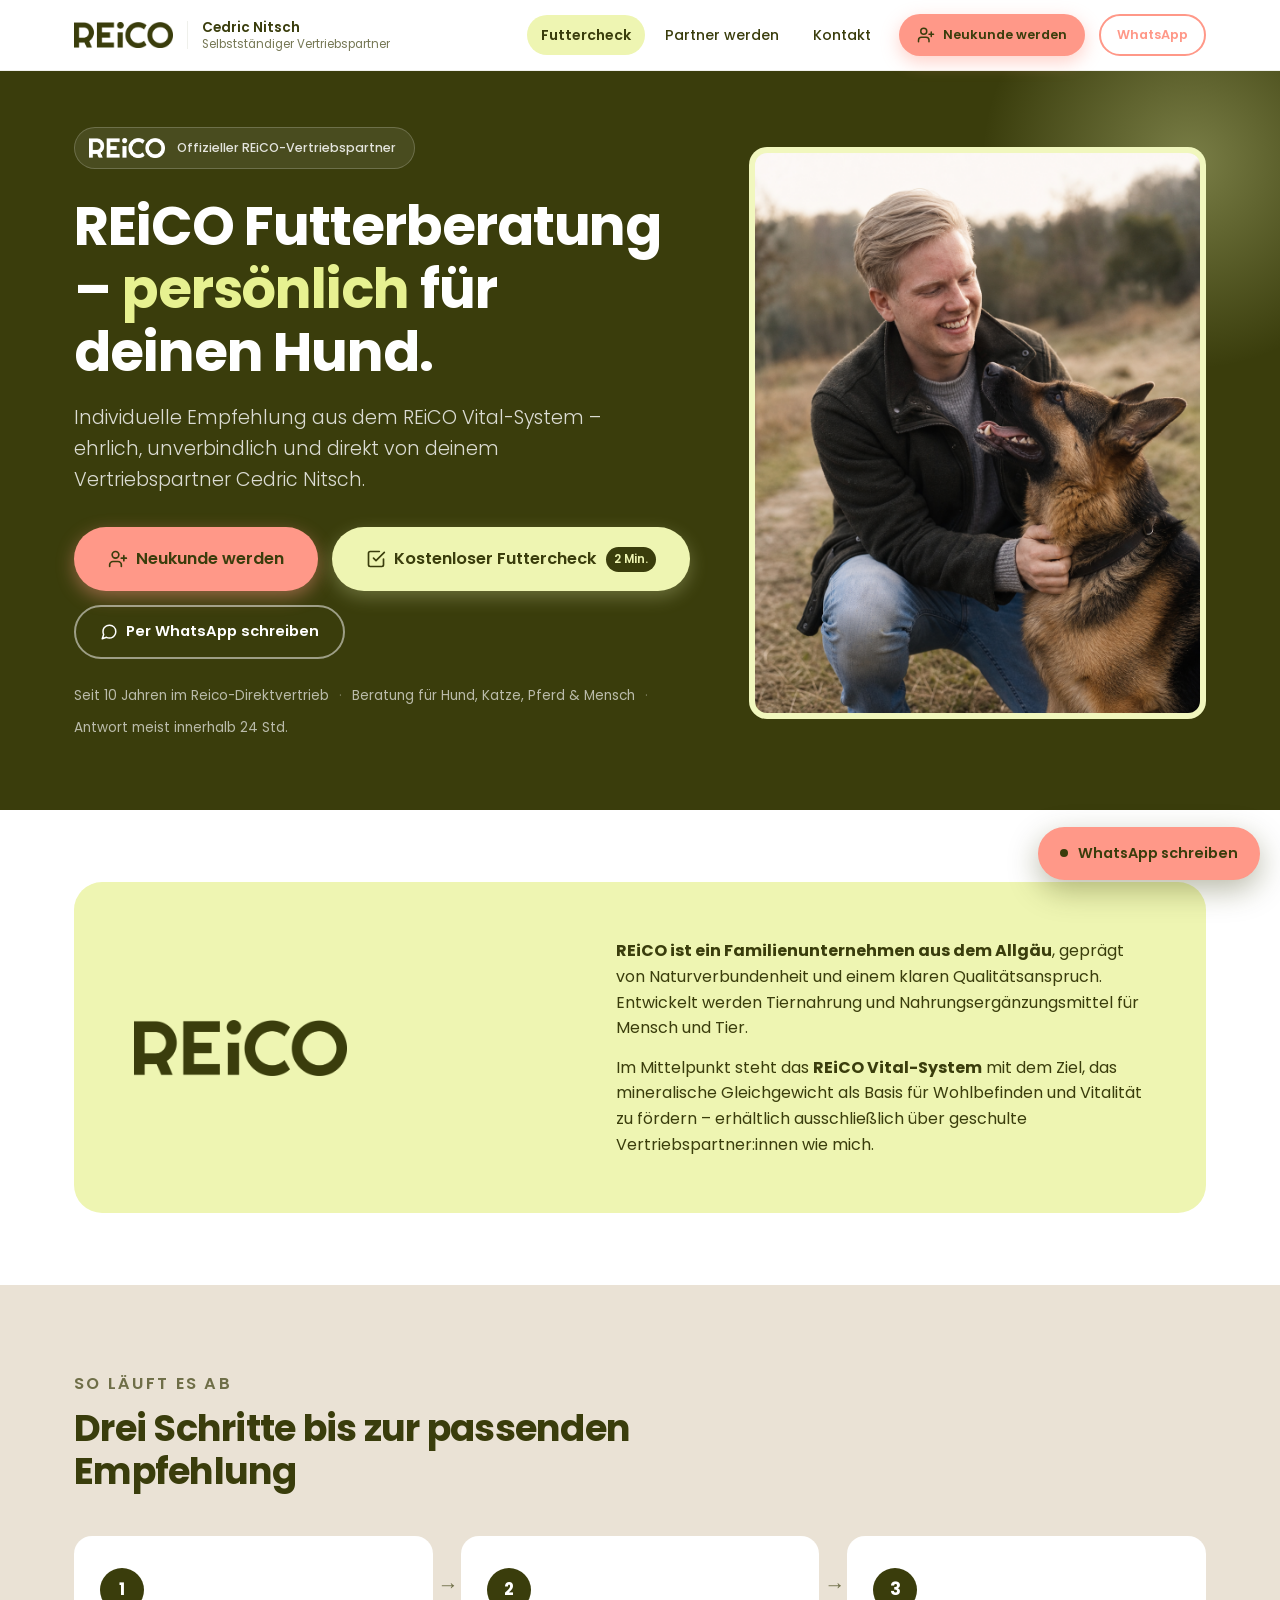
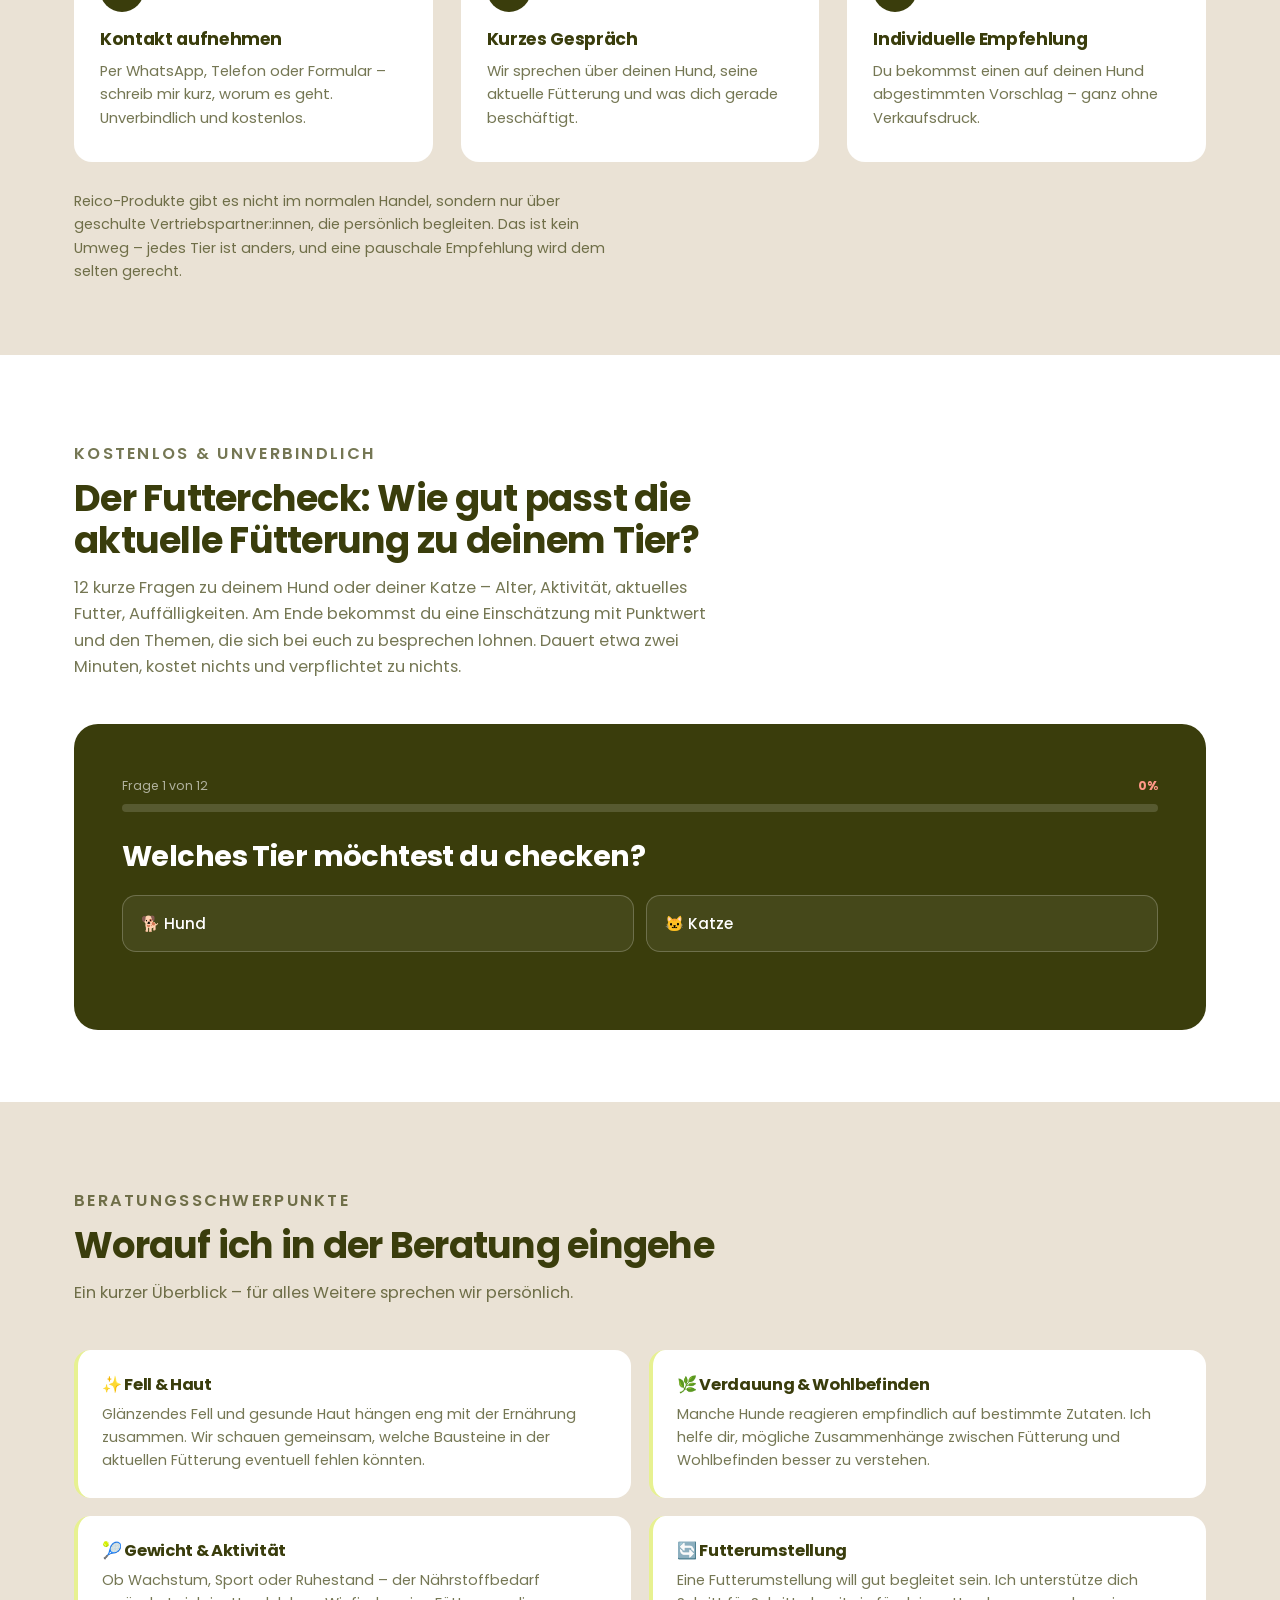
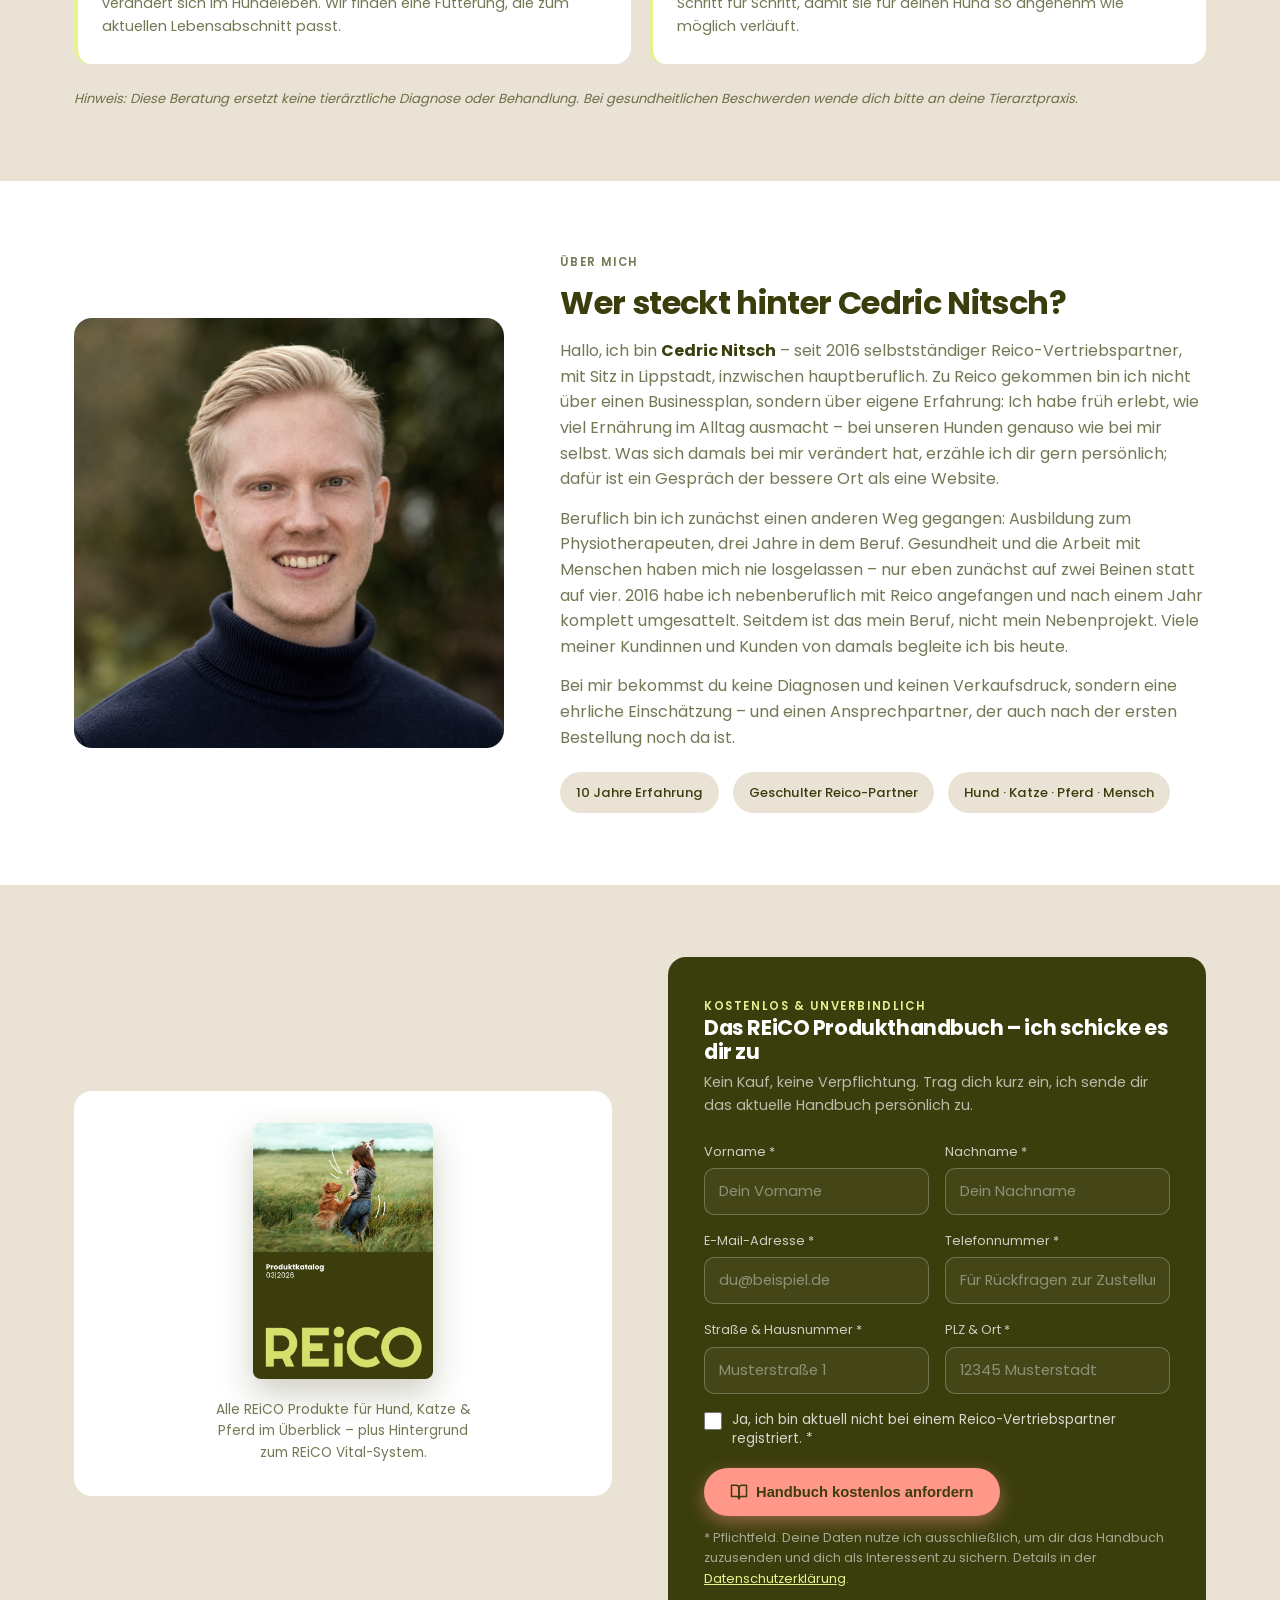
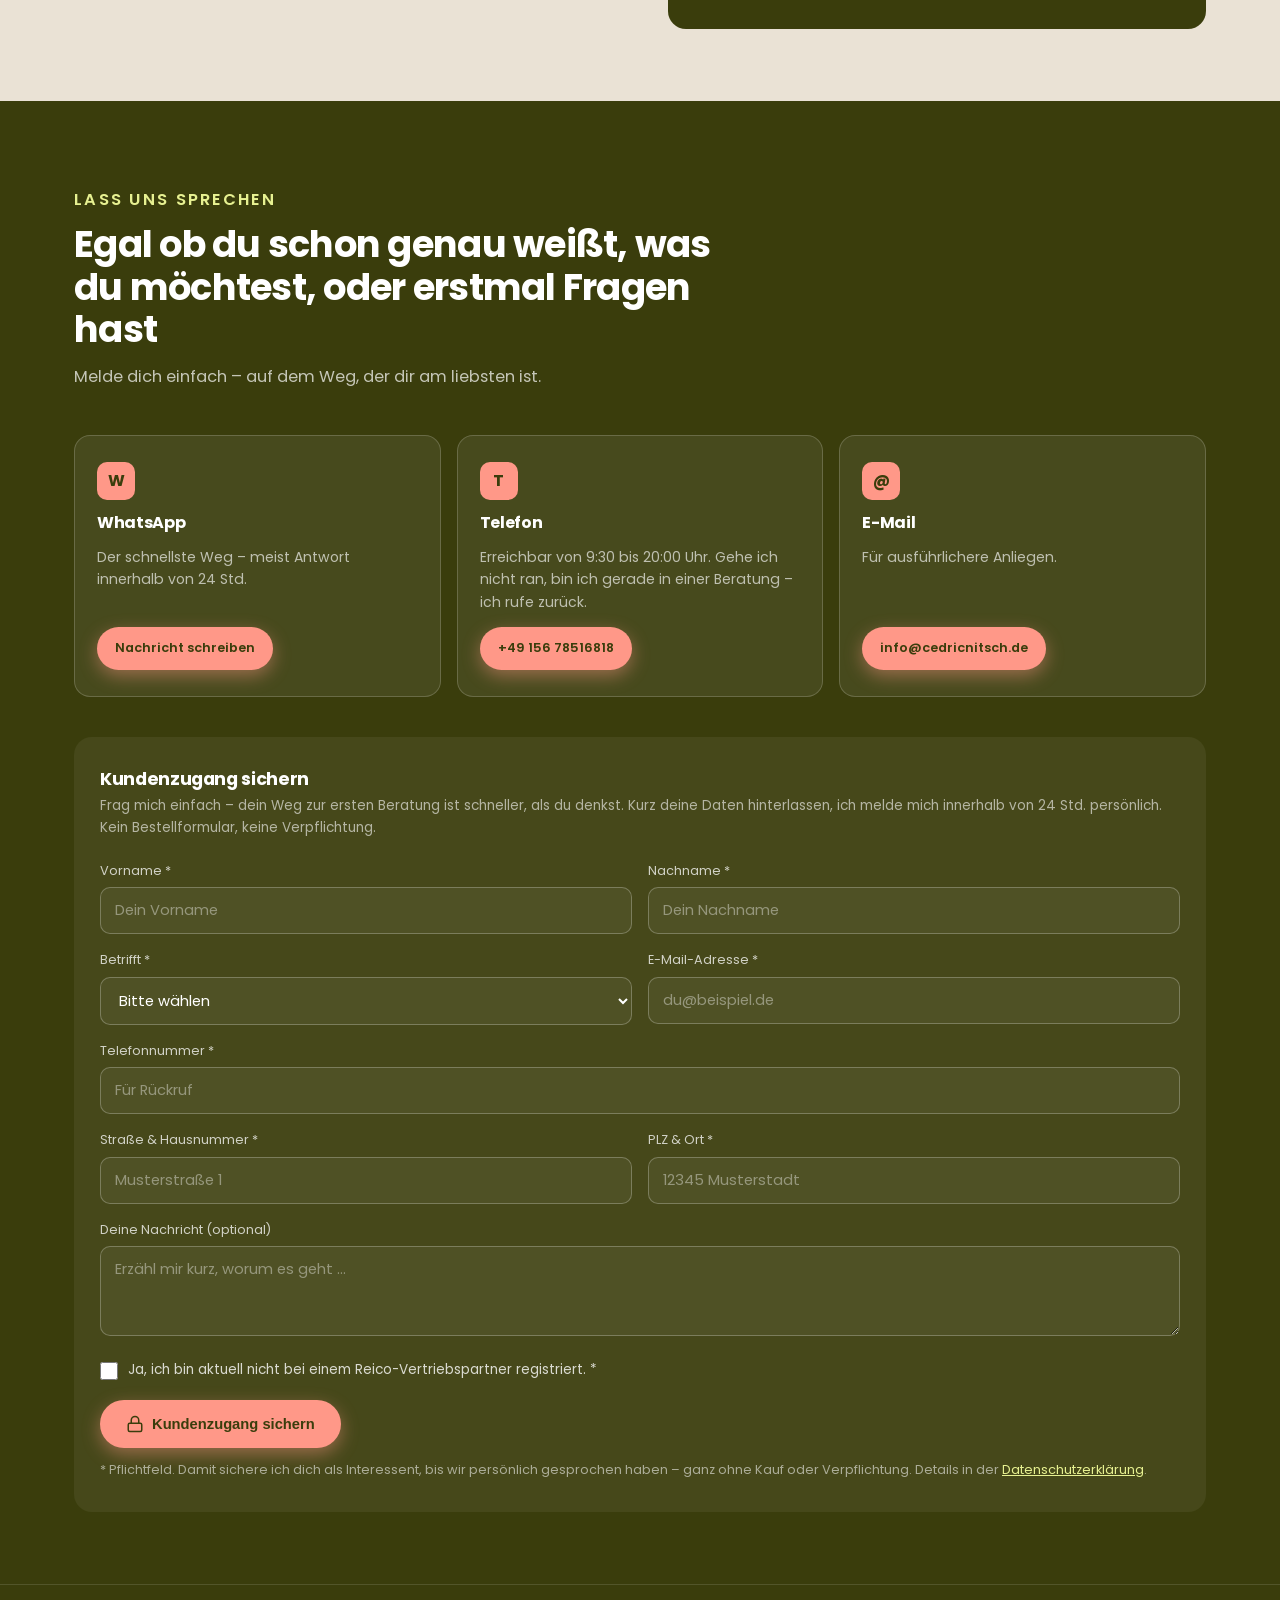
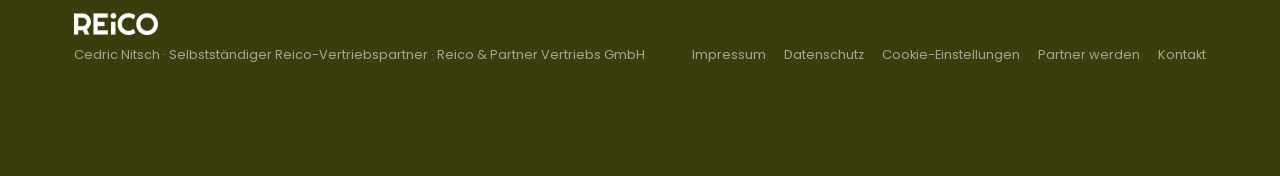
<file: index.html>
<!DOCTYPE html>
<html lang="de">
<head>

<meta charset="UTF-8">
<meta name="viewport" content="width=device-width, initial-scale=1.0">

    <!-- 1. Cookiebot - muss das erste Script im head sein, sonst kann es die
         folgenden Skripte nicht steuern -->
    <script id="Cookiebot" src="https://consent.cookiebot.com/uc.js" data-cbid="2bcd0408-1135-44f6-bfe4-588b4e80b0f3" data-blockingmode="auto" type="text/javascript"></script>

    <!-- 2. Google Consent Mode v2 - alle vier Signale stehen bis zur
         Einwilligung auf "denied" -->
    <script data-cookieconsent="ignore">
      window.dataLayer = window.dataLayer || [];
      function gtag() { dataLayer.push(arguments); }
      gtag("consent", "default", {
        ad_personalization: "denied",
        ad_storage: "denied",
        ad_user_data: "denied",
        analytics_storage: "denied",
        functionality_storage: "denied",
        personalization_storage: "denied",
        security_storage: "granted",
        wait_for_update: 500,
      });
      gtag("set", "ads_data_redaction", true);
      gtag("set", "url_passthrough", false);
    </script>

    <!-- 3. Google Tag - laedt, haelt sich bis zur Einwilligung aber zurueck -->
    <script async src="https://www.googletagmanager.com/gtag/js?id=AW-565697665" data-cookieconsent="ignore"></script>
    <script data-cookieconsent="ignore">
      gtag('js', new Date());
      gtag('config', 'AW-565697665');
    </script>

<title>Reico Futterberatung für deinen Hund in Lippstadt | Cedric Nitsch</title>
<meta name="description" content="Individuelle Reico-Futterberatung für deinen Hund in Lippstadt und Umgebung – persönlich, unverbindlich, direkt per WhatsApp. Selbstständiger Reico-Vertriebspartner Cedric Nitsch.">
<link rel="canonical" href="https://cedricnitsch.de/">

<!-- Strukturierte Daten (Schema.org): hilft Google, Name, Ort und
     Kontaktmoeglichkeit korrekt zuzuordnen - unabhaengig vom Seitentext.
     Bewusst OHNE priceRange (kein Shop, siehe Vertriebspartner-Richtlinien)
     und OHNE aggregateRating (Google-Bewertungen gehoeren ins Google-Profil,
     nicht als selbst eingetragenes Snippet auf die eigene Seite). -->
<script type="application/ld+json">
{
  "@context": "https://schema.org",
  "@type": "LocalBusiness",
  "name": "REiCO - Cedric Nitsch",
  "image": "https://cedricnitsch.de/img/about-portrait.png",
  "url": "https://cedricnitsch.de/",
  "telephone": "+4915678516818",
  "address": {
    "@type": "PostalAddress",
    "streetAddress": "Esbecker Str. 22",
    "postalCode": "59557",
    "addressLocality": "Lippstadt",
    "addressCountry": "DE"
  },
  "areaServed": "Lippstadt und Umgebung",
  "founder": {
    "@type": "Person",
    "name": "Cedric Nitsch"
  },
  "sameAs": [
    "https://share.google/5eEORVzgzp9oG8Prv"
  ]
}
</script>

<link rel="icon" href="/favicon.ico" sizes="any">
<link rel="icon" type="image/png" sizes="96x96" href="/img/favicon-96x96.png">
<link rel="apple-touch-icon" sizes="180x180" href="/img/apple-touch-icon.png">
<link rel="manifest" href="/site.webmanifest">
<meta name="theme-color" content="#3A3D0C">


<link rel="stylesheet" href="assets/css/style.css">

</head>
<body>

<header>
  <div class="header-inner wrap">
    <a class="header-brand" href="./" aria-label="Zur Startseite">
      <img class="reico-logo" src="img/logo-alge.png" alt="REiCO Logo">
      <span class="divider"></span>
      <span class="vp-label"><strong>Cedric Nitsch</strong>Selbstständiger Vertriebspartner</span>
    </a>

    <button class="nav-toggle" id="navToggle" aria-label="Menü öffnen" aria-expanded="false" aria-controls="mainNav">
      <span></span><span></span><span></span>
    </button>

    <nav class="main-nav" id="mainNav">
      <!-- Futtercheck: hervorgehoben (hellgruener Hintergrund), aber bewusst
           kein dritter Button - zwei gefuellte Buttons plus ein dritter
           wuerden die Kopfzeile ueberladen und sich gegenseitig schwaechen. -->
      <a href="#futtercheck" class="nav-link nav-link-highlight">Futtercheck</a>
      <a href="partner.html" class="nav-link">Partner werden</a>
      <a href="#kontakt" class="nav-link">Kontakt</a>
      <!-- Haupt-CTA im Menue. Ersetzt den frueheren Textlink "Kunde werden",
           der auf dasselbe Ziel (#kontakt) zeigte wie "Kontakt" daneben. -->
      <a href="#kontakt" class="btn btn-primary btn-small nav-cta"><svg class="btn-icon" viewBox="0 0 24 24" fill="none" stroke="currentColor" stroke-width="2" stroke-linecap="round" stroke-linejoin="round"><path d="M16 21v-2a4 4 0 0 0-4-4H6a4 4 0 0 0-4 4v2"></path><circle cx="9" cy="7" r="4"></circle><line x1="19" y1="8" x2="19" y2="14"></line><line x1="22" y1="11" x2="16" y2="11"></line></svg> Neukunde werden</a>
      <a href="https://wa.me/4915678516818?text=Hallo%20Cedric%2C%20ich%20habe%20eine%20Frage%20zur%20Reico-F%C3%BCtterung%20meines%20Hundes." target="_blank" rel="noopener" class="btn btn-outline btn-small nav-cta">WhatsApp</a>
    </nav>
  </div>
</header>

<!-- ================= HERO ================= -->
<section class="hero">
  <div class="wrap hero-inner">
    <div>
      <div class="hero-logo-badge">
        <img class="reico-logo" src="img/logo-sauerstoff-white.png" alt="REiCO Logo">
        <span>Offizieller REiCO-Vertriebspartner</span>
      </div>
      <h1>REiCO Futterberatung – <em>persönlich</em> für deinen Hund.</h1>
      <p class="lead">
        Individuelle Empfehlung aus dem REiCO Vital-System – ehrlich, unverbindlich
        und direkt von deinem Vertriebspartner Cedric Nitsch.
      </p>
      <!-- Zwei gleichwertige Hauptwege, bewusst in ZWEI Farben: "Neukunde
           werden" (Koralle) fuer alle, die schon wissen, was sie wollen; der
           Futtercheck (Chlorophyll) als niedrigschwelliger Einstieg fuer alle
           anderen. Zwei gleichfarbige Buttons wuerden sich gegenseitig
           aufheben. WhatsApp bleibt als Outline-Alternative. Der Telefon-
           Button ist hier raus - die Nummer steht weiter im Kontaktbereich. -->
      <div class="hero-ctas">
        <a href="#kontakt" class="btn btn-primary btn-lg btn-puls"><svg class="btn-icon" viewBox="0 0 24 24" fill="none" stroke="currentColor" stroke-width="2" stroke-linecap="round" stroke-linejoin="round"><path d="M16 21v-2a4 4 0 0 0-4-4H6a4 4 0 0 0-4 4v2"></path><circle cx="9" cy="7" r="4"></circle><line x1="19" y1="8" x2="19" y2="14"></line><line x1="22" y1="11" x2="16" y2="11"></line></svg> Neukunde werden</a>
        <a href="#futtercheck" class="btn btn-highlight btn-lg"><svg class="btn-icon" viewBox="0 0 24 24" fill="none" stroke="currentColor" stroke-width="2" stroke-linecap="round" stroke-linejoin="round"><path d="M9 11l3 3L22 4"></path><path d="M21 12v7a2 2 0 0 1-2 2H5a2 2 0 0 1-2-2V5a2 2 0 0 1 2-2h11"></path></svg> Kostenloser Futtercheck <span class="btn-hint">2&nbsp;Min.</span></a>
        <a href="https://wa.me/4915678516818?text=Hallo%20Cedric%2C%20ich%20habe%20eine%20Frage%20zur%20Reico-F%C3%BCtterung%20meines%20Hundes." target="_blank" rel="noopener" class="btn btn-outline"><svg class="btn-icon" viewBox="0 0 24 24" fill="none" stroke="currentColor" stroke-width="2" stroke-linecap="round" stroke-linejoin="round"><path d="M21 11.5a8.38 8.38 0 0 1-.9 3.8 8.5 8.5 0 0 1-7.6 4.7 8.38 8.38 0 0 1-3.8-.9L3 21l1.9-5.7a8.38 8.38 0 0 1-.9-3.8 8.5 8.5 0 0 1 4.7-7.6 8.38 8.38 0 0 1 3.8-.9h.5a8.48 8.48 0 0 1 8 8v.5z"></path></svg> Per WhatsApp schreiben</a>
      </div>
      <div class="trustline">
        <span>Seit 10 Jahren im Reico-Direktvertrieb</span>
        <span class="sep">·</span>
        <span>Beratung für Hund, Katze, Pferd &amp; Mensch</span>
        <span class="sep">·</span>
        <span>Antwort meist innerhalb 24 Std.</span>
      </div>
    </div>
    <div class="hero-visual">
      <div class="hero-photo-frame">
        <img src="img/hero-hund.png" alt="Cedric Nitsch mit Hund" class="hero-photo-img">
      </div>
    </div>
  </div>
</section>

<!-- ================= WARUM REiCO ================= -->
<section class="warum-reico" id="warum-reico">
  <div class="wrap">
    <div class="warum-reico-inner">
      <div class="warum-reico-logo">
        <img class="reico-logo-lg" src="img/logo-alge.png" alt="REiCO Logo">
      </div>
      <div class="warum-reico-text">
        <p><strong>REiCO ist ein Familienunternehmen aus dem Allgäu</strong>, geprägt von Naturverbundenheit und einem klaren Qualitätsanspruch. Entwickelt werden Tiernahrung und Nahrungsergänzungsmittel für Mensch und Tier.</p>
        <p>Im Mittelpunkt steht das <strong>REiCO Vital-System</strong> mit dem Ziel, das mineralische Gleichgewicht als Basis für Wohlbefinden und Vitalität zu fördern – erhältlich ausschließlich über geschulte Vertriebspartner:innen wie mich.</p>
      </div>
    </div>
  </div>
</section>

<!-- ================= ABLAUF ================= -->
<section class="ablauf" id="ablauf">
  <div class="wrap">
    <div class="section-head">
      <p class="eyebrow">So läuft es ab</p>
      <h2>Drei Schritte bis zur passenden Empfehlung</h2>
    </div>
    <div class="steps">
      <div class="step">
        <div class="step-num">1</div>
        <h3>Kontakt aufnehmen</h3>
        <p>Per WhatsApp, Telefon oder Formular – schreib mir kurz, worum es geht. Unverbindlich und kostenlos.</p>
      </div>
      <div class="step">
        <div class="step-num">2</div>
        <h3>Kurzes Gespräch</h3>
        <p>Wir sprechen über deinen Hund, seine aktuelle Fütterung und was dich gerade beschäftigt.</p>
      </div>
      <div class="step">
        <div class="step-num">3</div>
        <h3>Individuelle Empfehlung</h3>
        <p>Du bekommst einen auf deinen Hund abgestimmten Vorschlag – ganz ohne Verkaufsdruck.</p>
      </div>
    </div>
    <p class="ablauf-note">
      Reico-Produkte gibt es nicht im normalen Handel, sondern nur über geschulte
      Vertriebspartner:innen, die persönlich begleiten. Das ist kein Umweg – jedes
      Tier ist anders, und eine pauschale Empfehlung wird dem selten gerecht.
    </p>
  </div>
</section>

<!-- ================= FUTTERCHECK (interaktiver Kurz-Check) ================= -->
<section class="quiz" id="futtercheck">
  <div class="wrap">
    <div class="section-head">
      <p class="eyebrow">Kostenlos &amp; unverbindlich</p>
      <h2>Der Futtercheck: Wie gut passt die aktuelle Fütterung zu deinem Tier?</h2>
      <p>
        12 kurze Fragen zu deinem Hund oder deiner Katze – Alter, Aktivität, aktuelles Futter,
        Auffälligkeiten. Am Ende bekommst du eine Einschätzung mit Punktwert und den Themen,
        die sich bei euch zu besprechen lohnen. Dauert etwa zwei Minuten, kostet nichts und
        verpflichtet zu nichts.
      </p>
    </div>
    <div class="quiz-card">
      <div class="fc-progress-wrap" id="fcProgressWrap">
        <div class="fc-progress-toprow">
          <span class="fc-progress-label" id="fcProgressLabel">Frage 1 von 12</span>
          <span class="fc-progress-pct" id="fcProgressPct">0%</span>
        </div>
        <div class="fc-progress-track"><div class="fc-progress-bar" id="fcProgressBar"></div></div>
      </div>
      <div id="fcStepArea"></div>
    </div>
  </div>
</section>

<!-- ================= THEMEN ================= -->
<section class="themen" id="themen">
  <div class="wrap">
    <div class="section-head">
      <p class="eyebrow">Beratungsschwerpunkte</p>
      <h2>Worauf ich in der Beratung eingehe</h2>
      <p>Ein kurzer Überblick – für alles Weitere sprechen wir persönlich.</p>
    </div>
    <div class="theme-grid">
      <div class="theme-card">
        <h3>✨ Fell &amp; Haut</h3>
        <p>Glänzendes Fell und gesunde Haut hängen eng mit der Ernährung zusammen. Wir schauen gemeinsam, welche Bausteine in der aktuellen Fütterung eventuell fehlen könnten.</p>
      </div>
      <div class="theme-card">
        <h3>🌿 Verdauung &amp; Wohlbefinden</h3>
        <p>Manche Hunde reagieren empfindlich auf bestimmte Zutaten. Ich helfe dir, mögliche Zusammenhänge zwischen Fütterung und Wohlbefinden besser zu verstehen.</p>
      </div>
      <div class="theme-card">
        <h3>🎾 Gewicht &amp; Aktivität</h3>
        <p>Ob Wachstum, Sport oder Ruhestand – der Nährstoffbedarf verändert sich im Hundeleben. Wir finden eine Fütterung, die zum aktuellen Lebensabschnitt passt.</p>
      </div>
      <div class="theme-card">
        <h3>🔄 Futterumstellung</h3>
        <p>Eine Futterumstellung will gut begleitet sein. Ich unterstütze dich Schritt für Schritt, damit sie für deinen Hund so angenehm wie möglich verläuft.</p>
      </div>
    </div>
    <p class="themen-disclaimer">
      Hinweis: Diese Beratung ersetzt keine tierärztliche Diagnose oder Behandlung.
      Bei gesundheitlichen Beschwerden wende dich bitte an deine Tierarztpraxis.
    </p>
  </div>
</section>

<!-- ================= ÜBER MICH ================= -->
<section class="about" id="about">
  <div class="wrap about-inner">
    <div class="about-photo">
      <img src="img/about-portrait.png" alt="Portrait von Cedric Nitsch" class="about-photo-img">
    </div>
    <div class="about-text">
      <p class="eyebrow">Über mich</p>
      <h2>Wer steckt hinter Cedric Nitsch?</h2>
      <p>
        Hallo, ich bin <strong>Cedric Nitsch</strong> – seit 2016 selbstständiger
        Reico-Vertriebspartner, mit Sitz in Lippstadt, inzwischen hauptberuflich.
        Zu Reico gekommen bin ich nicht über einen Businessplan, sondern über
        eigene Erfahrung: Ich habe früh erlebt, wie viel Ernährung im Alltag
        ausmacht – bei unseren Hunden genauso wie bei mir selbst. Was sich damals
        bei mir verändert hat, erzähle ich dir gern persönlich; dafür ist ein
        Gespräch der bessere Ort als eine Website.
      </p>
      <p>
        Beruflich bin ich zunächst einen anderen Weg gegangen: Ausbildung zum
        Physiotherapeuten, drei Jahre in dem Beruf. Gesundheit und die Arbeit mit
        Menschen haben mich nie losgelassen – nur eben zunächst auf zwei Beinen
        statt auf vier. 2016 habe ich nebenberuflich mit Reico angefangen und
        nach einem Jahr komplett umgesattelt. Seitdem ist das mein Beruf, nicht
        mein Nebenprojekt. Viele meiner Kundinnen und Kunden von damals begleite
        ich bis heute.
      </p>
      <p>
        Bei mir bekommst du keine Diagnosen und keinen Verkaufsdruck, sondern
        eine ehrliche Einschätzung – und einen Ansprechpartner, der auch nach
        der ersten Bestellung noch da ist.
      </p>
      <div class="about-badges">
        <span class="about-badge">10 Jahre Erfahrung</span>
        <span class="about-badge">Geschulter Reico-Partner</span>
        <span class="about-badge">Hund · Katze · Pferd · Mensch</span>
      </div>
    </div>
  </div>
</section>

<!-- ================= PRODUKTHANDBUCH (LEAD-MAGNET) ================= -->
<section class="handbuch" id="handbuch">
  <div class="wrap">
    <div class="handbuch-inner">
      <div class="handbuch-visual">
        <img class="handbuch-cover" src="img/handbuch-cover.png" alt="REiCO Produktkatalog 03/2026">
        <p>Alle REiCO Produkte für Hund, Katze &amp; Pferd im Überblick – plus Hintergrund zum REiCO Vital-System.</p>
      </div>
      <div class="handbuch-form-card">
        <p class="eyebrow" style="color:var(--chloro-dunkel)">Kostenlos &amp; unverbindlich</p>
        <h3>Das REiCO Produkthandbuch – ich schicke es dir zu</h3>
        <p class="hint">Kein Kauf, keine Verpflichtung. Trag dich kurz ein, ich sende dir das aktuelle Handbuch persönlich zu.</p>
        <form id="handbuchForm" novalidate>
          <div class="form-row two">
            <div>
              <label for="hb-vorname">Vorname *</label>
              <input type="text" id="hb-vorname" name="Vorname" placeholder="Dein Vorname" required>
            </div>
            <div>
              <label for="hb-nachname">Nachname *</label>
              <input type="text" id="hb-nachname" name="Nachname" placeholder="Dein Nachname" required>
            </div>
          </div>
          <div class="form-row two">
            <div>
              <label for="hb-email">E-Mail-Adresse *</label>
              <input type="email" id="hb-email" name="E-Mail" placeholder="du@beispiel.de" required>
            </div>
            <div>
              <label for="hb-telefon">Telefonnummer *</label>
              <input type="tel" id="hb-telefon" name="Telefon" placeholder="Für Rückfragen zur Zustellung" required>
            </div>
          </div>
          <div class="form-row two">
            <div>
              <label for="hb-strasse">Straße &amp; Hausnummer *</label>
              <input type="text" id="hb-strasse" name="Strasse" placeholder="Musterstraße 1" required>
            </div>
            <div>
              <label for="hb-ort">PLZ &amp; Ort *</label>
              <input type="text" id="hb-ort" name="Ort" placeholder="12345 Musterstadt" required>
            </div>
          </div>
          <input type="hidden" name="Anfrageart" value="Produkthandbuch-Anfrage">
          <div class="checkbox-row">
            <input type="checkbox" id="hb-neukunde" name="Noch kein Kunde" required>
            <label for="hb-neukunde">Ja, ich bin aktuell nicht bei einem Reico-Vertriebspartner registriert. *</label>
          </div>
          <button type="submit" class="btn btn-primary"><svg class="btn-icon" viewBox="0 0 24 24" fill="none" stroke="currentColor" stroke-width="2" stroke-linecap="round" stroke-linejoin="round"><path d="M2 3h6a4 4 0 0 1 4 4v14a3 3 0 0 0-3-3H2z"></path><path d="M22 3h-6a4 4 0 0 0-4 4v14a3 3 0 0 1 3-3h7z"></path></svg> Handbuch kostenlos anfordern</button>
          <p class="lead-form-note">* Pflichtfeld. Deine Daten nutze ich ausschließlich, um dir das Handbuch zuzusenden und dich als Interessent zu sichern. Details in der <a href="datenschutz.html" style="color:var(--chloro-dunkel);text-decoration:underline;">Datenschutzerklärung</a>.</p>
        </form>
          <div class="form-success" id="hbSuccess">Danke dir! Ich habe deine Anfrage erhalten und schicke dir das Handbuch in Kürze persönlich zu.</div>
          <div class="form-error" id="hbError">Das hat leider nicht geklappt. Schreib mir stattdessen kurz per <a href="https://wa.me/4915678516818" style="color:var(--chloro-dunkel); text-decoration:underline;">WhatsApp</a>.</div>
      </div>
    </div>
  </div>
</section>

<!-- ================= KONTAKT ================= -->
<section class="kontakt" id="kontakt">
  <div class="wrap">
    <div class="section-head">
      <p class="eyebrow" style="color:var(--chloro-dunkel)">Lass uns sprechen</p>
      <h2>Egal ob du schon genau weißt, was du möchtest, oder erstmal Fragen hast</h2>
      <p>Melde dich einfach – auf dem Weg, der dir am liebsten ist.</p>
    </div>

    <div class="kontakt-grid">
      <div class="kontakt-card">
        <div class="icon">W</div>
        <h3>WhatsApp</h3>
        <p>Der schnellste Weg – meist Antwort innerhalb von 24 Std.</p>
        <a href="https://wa.me/4915678516818" target="_blank" rel="noopener" class="btn btn-primary btn-small">Nachricht schreiben</a>
      </div>
      <div class="kontakt-card">
        <div class="icon">T</div>
        <h3>Telefon</h3>
        <p>Erreichbar von 9:30 bis 20:00 Uhr. Gehe ich nicht ran, bin ich gerade in einer Beratung – ich rufe zurück.</p>
        <a href="tel:+4915678516818" class="btn btn-primary btn-small">+49 156 78516818</a>
      </div>
      <div class="kontakt-card">
        <div class="icon">@</div>
        <h3>E-Mail</h3>
        <p>Für ausführlichere Anliegen.</p>
        <a href="mailto:info@cedricnitsch.de" class="btn btn-primary btn-small">info@cedricnitsch.de</a>
      </div>
    </div>

    <div class="kontakt-form">
      <h3>Kundenzugang sichern</h3>
      <p class="hint">Frag mich einfach – dein Weg zur ersten Beratung ist schneller, als du denkst. Kurz deine Daten hinterlassen, ich melde mich innerhalb von 24 Std. persönlich. Kein Bestellformular, keine Verpflichtung.</p>
      <form id="kundenzugangForm" novalidate>
        <div class="form-row two">
          <div>
            <label for="kz-vorname">Vorname *</label>
            <input type="text" id="kz-vorname" name="Vorname" placeholder="Dein Vorname" required>
          </div>
          <div>
            <label for="kz-nachname">Nachname *</label>
            <input type="text" id="kz-nachname" name="Nachname" placeholder="Dein Nachname" required>
          </div>
        </div>
        <div class="form-row two">
          <div>
            <label for="tierart">Betrifft *</label>
            <select id="tierart" name="Tierart" required>
              <option value="" disabled selected>Bitte wählen</option>
              <option>Hund</option>
              <option>Katze</option>
              <option>Pferd</option>
              <option>Mensch</option>
              <option>Sonstiges</option>
            </select>
          </div>
          <div>
            <label for="kz-email">E-Mail-Adresse *</label>
            <input type="email" id="kz-email" name="E-Mail" placeholder="du@beispiel.de" required>
          </div>
        </div>
        <div class="form-row">
          <div>
            <label for="kz-telefon">Telefonnummer *</label>
            <input type="tel" id="kz-telefon" name="Telefon" placeholder="Für Rückruf" required>
          </div>
        </div>
        <div class="form-row two">
          <div>
            <label for="kz-strasse">Straße &amp; Hausnummer *</label>
            <input type="text" id="kz-strasse" name="Strasse" placeholder="Musterstraße 1" required>
          </div>
          <div>
            <label for="kz-ort">PLZ &amp; Ort *</label>
            <input type="text" id="kz-ort" name="Ort" placeholder="12345 Musterstadt" required>
          </div>
        </div>
        <div class="form-row">
          <div>
            <label for="nachricht">Deine Nachricht (optional)</label>
            <textarea id="nachricht" name="Nachricht" placeholder="Erzähl mir kurz, worum es geht …"></textarea>
          </div>
        </div>
        <div class="checkbox-row">
          <input type="checkbox" id="kz-neukunde" name="Noch kein Kunde" required>
          <label for="kz-neukunde">Ja, ich bin aktuell nicht bei einem Reico-Vertriebspartner registriert. *</label>
        </div>
        <button type="submit" class="btn btn-primary"><svg class="btn-icon" viewBox="0 0 24 24" fill="none" stroke="currentColor" stroke-width="2" stroke-linecap="round" stroke-linejoin="round"><rect x="3" y="11" width="18" height="11" rx="2"></rect><path d="M7 11V7a5 5 0 0 1 10 0v4"></path></svg> Kundenzugang sichern</button>
        <p class="lead-form-note">* Pflichtfeld. Damit sichere ich dich als Interessent, bis wir persönlich gesprochen haben – ganz ohne Kauf oder Verpflichtung. Details in der <a href="datenschutz.html" style="color:var(--chloro-dunkel);text-decoration:underline;">Datenschutzerklärung</a>.</p>
      </form>
        <div class="form-success" id="kzSuccess">Danke dir! Deine Anfrage ist bei mir eingegangen – ich melde mich innerhalb von 24 Std. persönlich.</div>
        <div class="form-error" id="kzError">Das hat leider nicht geklappt. Schreib mir stattdessen kurz per <a href="https://wa.me/4915678516818" style="color:var(--chloro-dunkel); text-decoration:underline;">WhatsApp</a>.</div>
    </div>
  </div>
</section>

<footer>
  <div class="wrap">
    <div class="footer-logo">
      <a href="./" aria-label="Zur Startseite"><img class="reico-logo" src="img/logo-sauerstoff-white.png" alt="REiCO Logo"></a>
    </div>
  </div>
  <div class="wrap footer-inner">
    <div>Cedric Nitsch · Selbstständiger Reico-Vertriebspartner · Reico &amp; Partner Vertriebs GmbH</div>
    <div class="footer-links">
      <a href="impressum.html">Impressum</a>
      <a href="datenschutz.html">Datenschutz</a>
      <a href="#" onclick="if(window.Cookiebot){Cookiebot.renew();}return false;">Cookie-Einstellungen</a>
      <a href="partner.html">Partner werden</a>
      <a href="#kontakt">Kontakt</a>
    </div>
  </div>
</footer>

<a href="https://wa.me/4915678516818?text=Hallo%20Cedric%2C%20ich%20habe%20eine%20Frage%20zur%20Reico-F%C3%BCtterung%20meines%20Hundes."
   target="_blank" rel="noopener" class="sticky-wa" id="stickyWa">
  <span class="wa-dot"></span>
  <span class="wa-label-full">WhatsApp schreiben</span>
  <span class="wa-label-short">WhatsApp</span>
</a>

<script src="assets/js/nav.js" defer></script>
<script src="assets/js/conversions.js" defer></script>
<script src="assets/js/futtercheck.js" defer></script>




<!-- ============================================================
     BREVO-ANBINDUNG (Double-Opt-in)
     ------------------------------------------------------------
     Kein Brevo-Skript, kein Brevo-CSS, kein verstecktes Formular/iframe
     mehr (siehe ANLEITUNG.md fuer die Vorgeschichte). Die drei Formulare
     (Futtercheck, Handbuch, Kundenzugang) werden komplett aus
     assets/js/futtercheck.js per fetch() direkt an Brevo geschickt - das
     laesst sich Brevos tatsaechliche Antwort auslesen (CORS ist auf
     Brevo-Seite offen), sodass eine echte Ablehnung durch Brevo (z.B. eine
     ungueltige Telefonnummer) als Fehlermeldung angezeigt wird, statt
     stillschweigend als "Erfolg" durchzugehen.
     ============================================================ -->

</body>
</html>
</file>
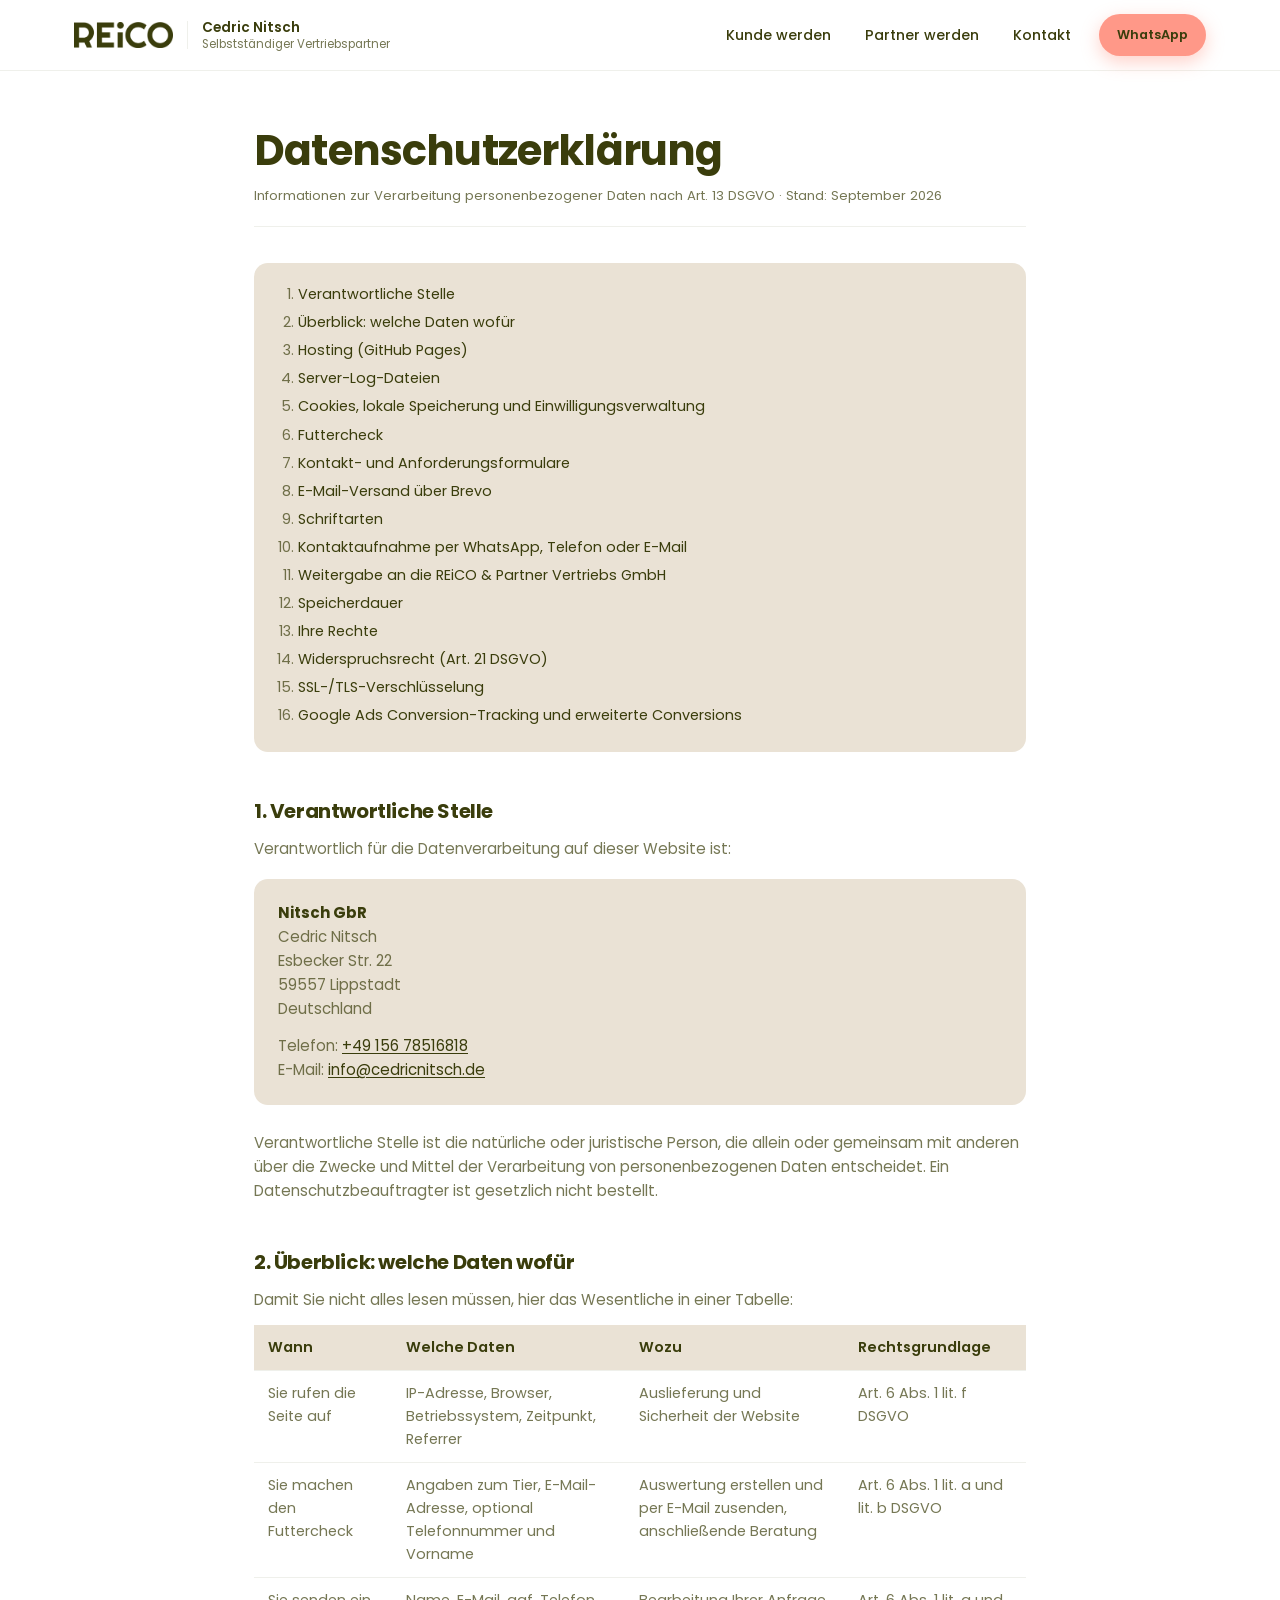
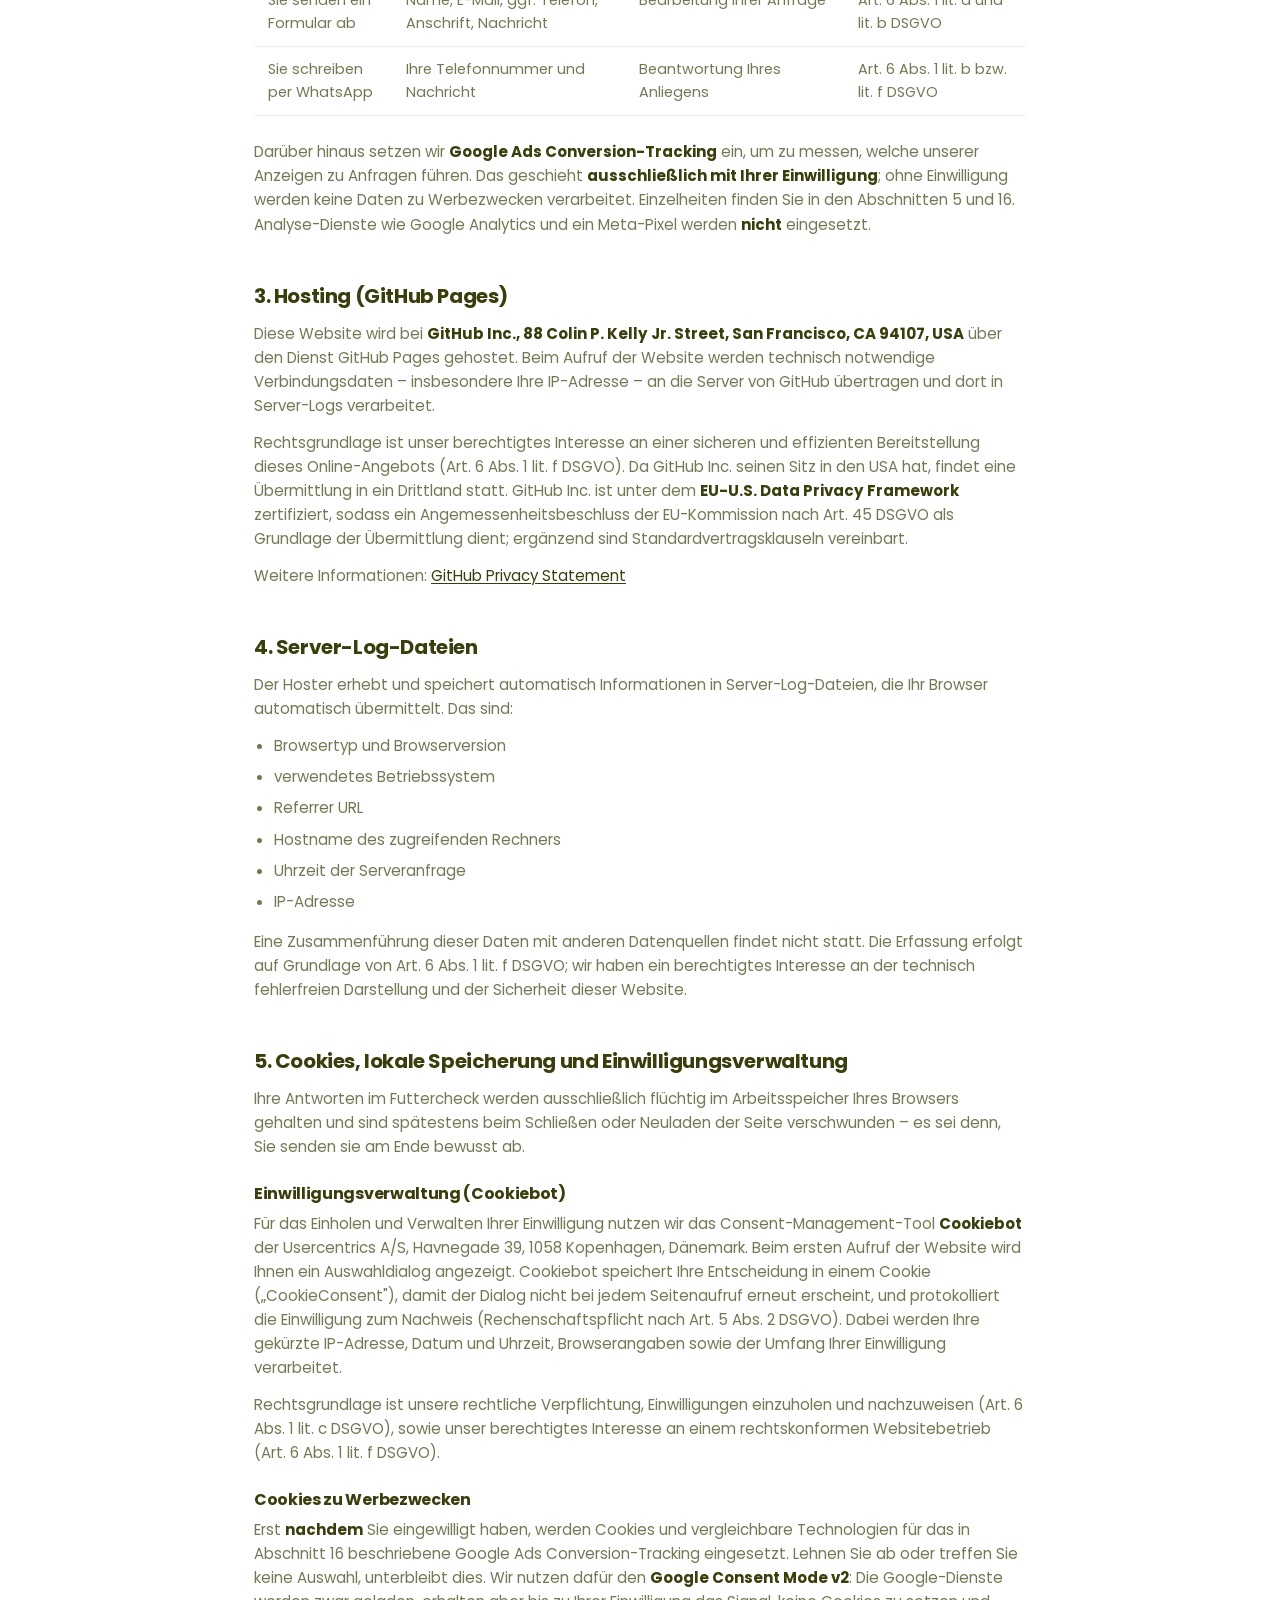
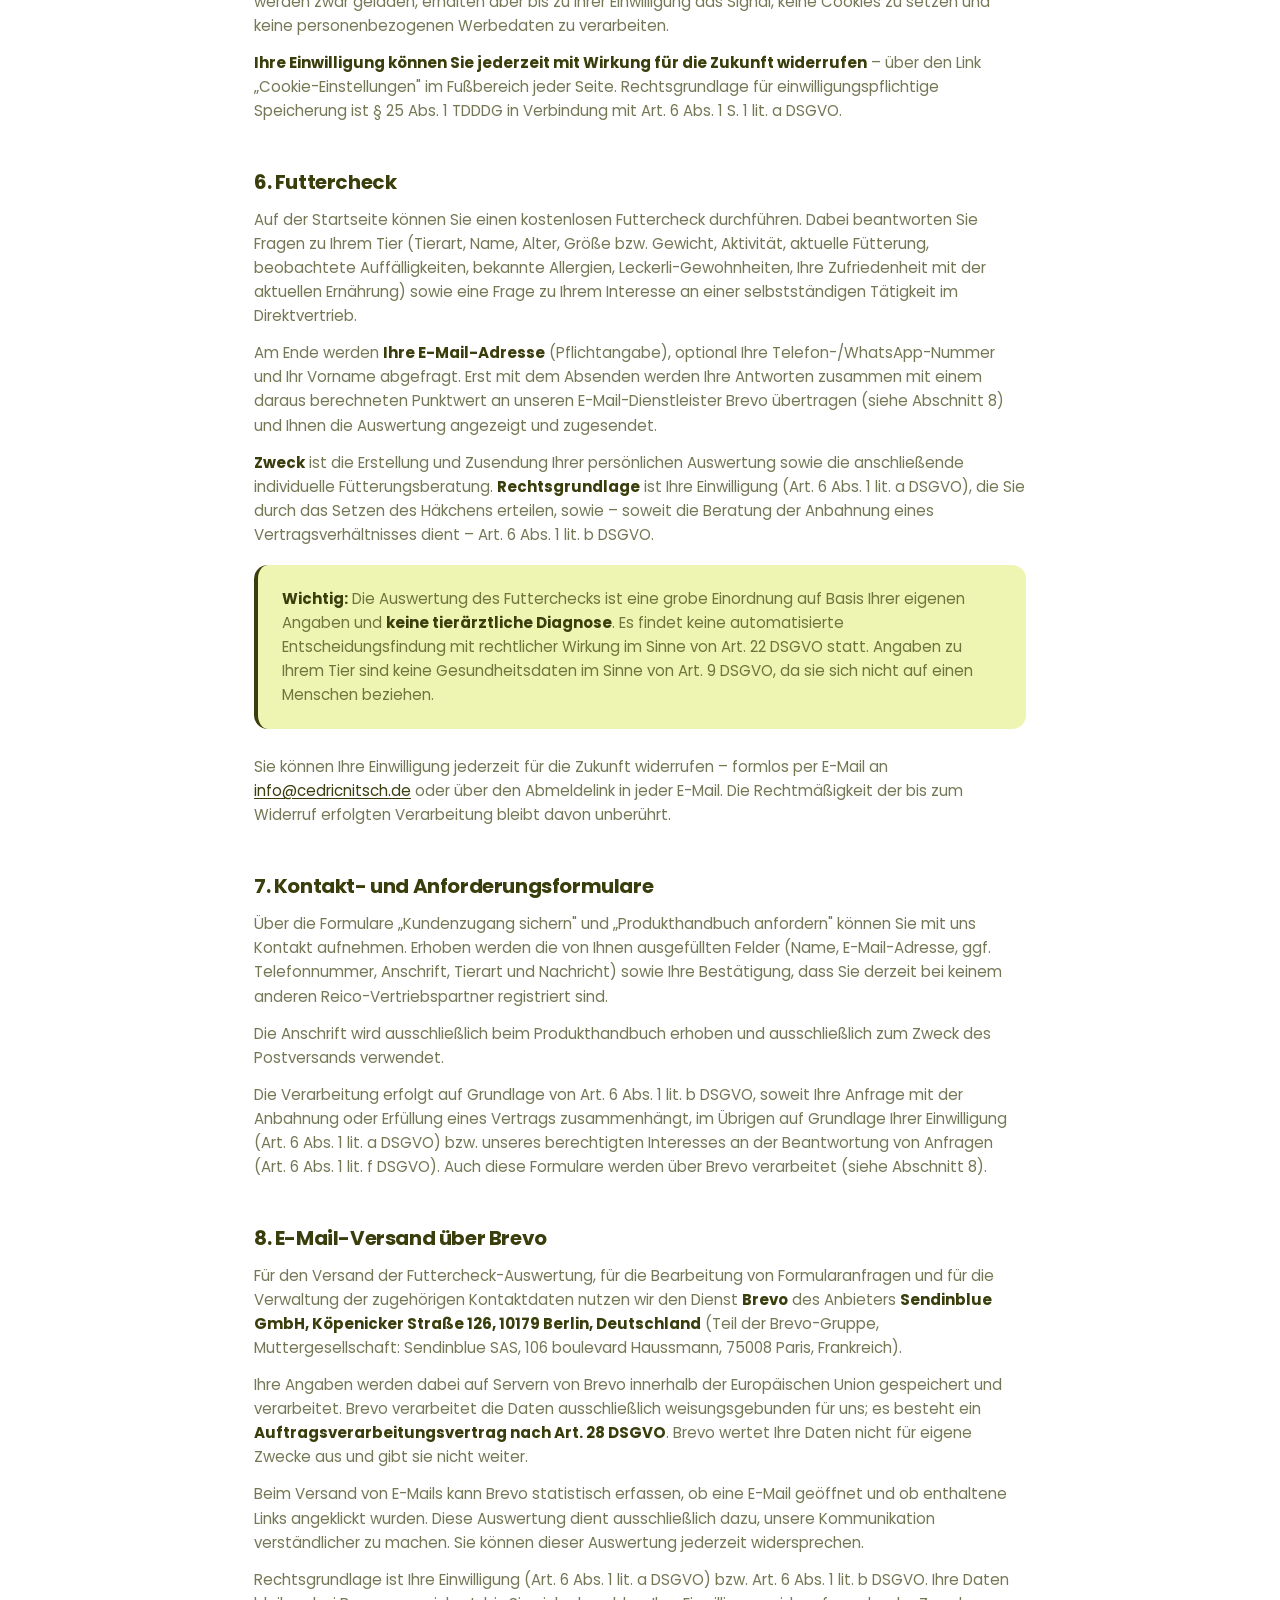
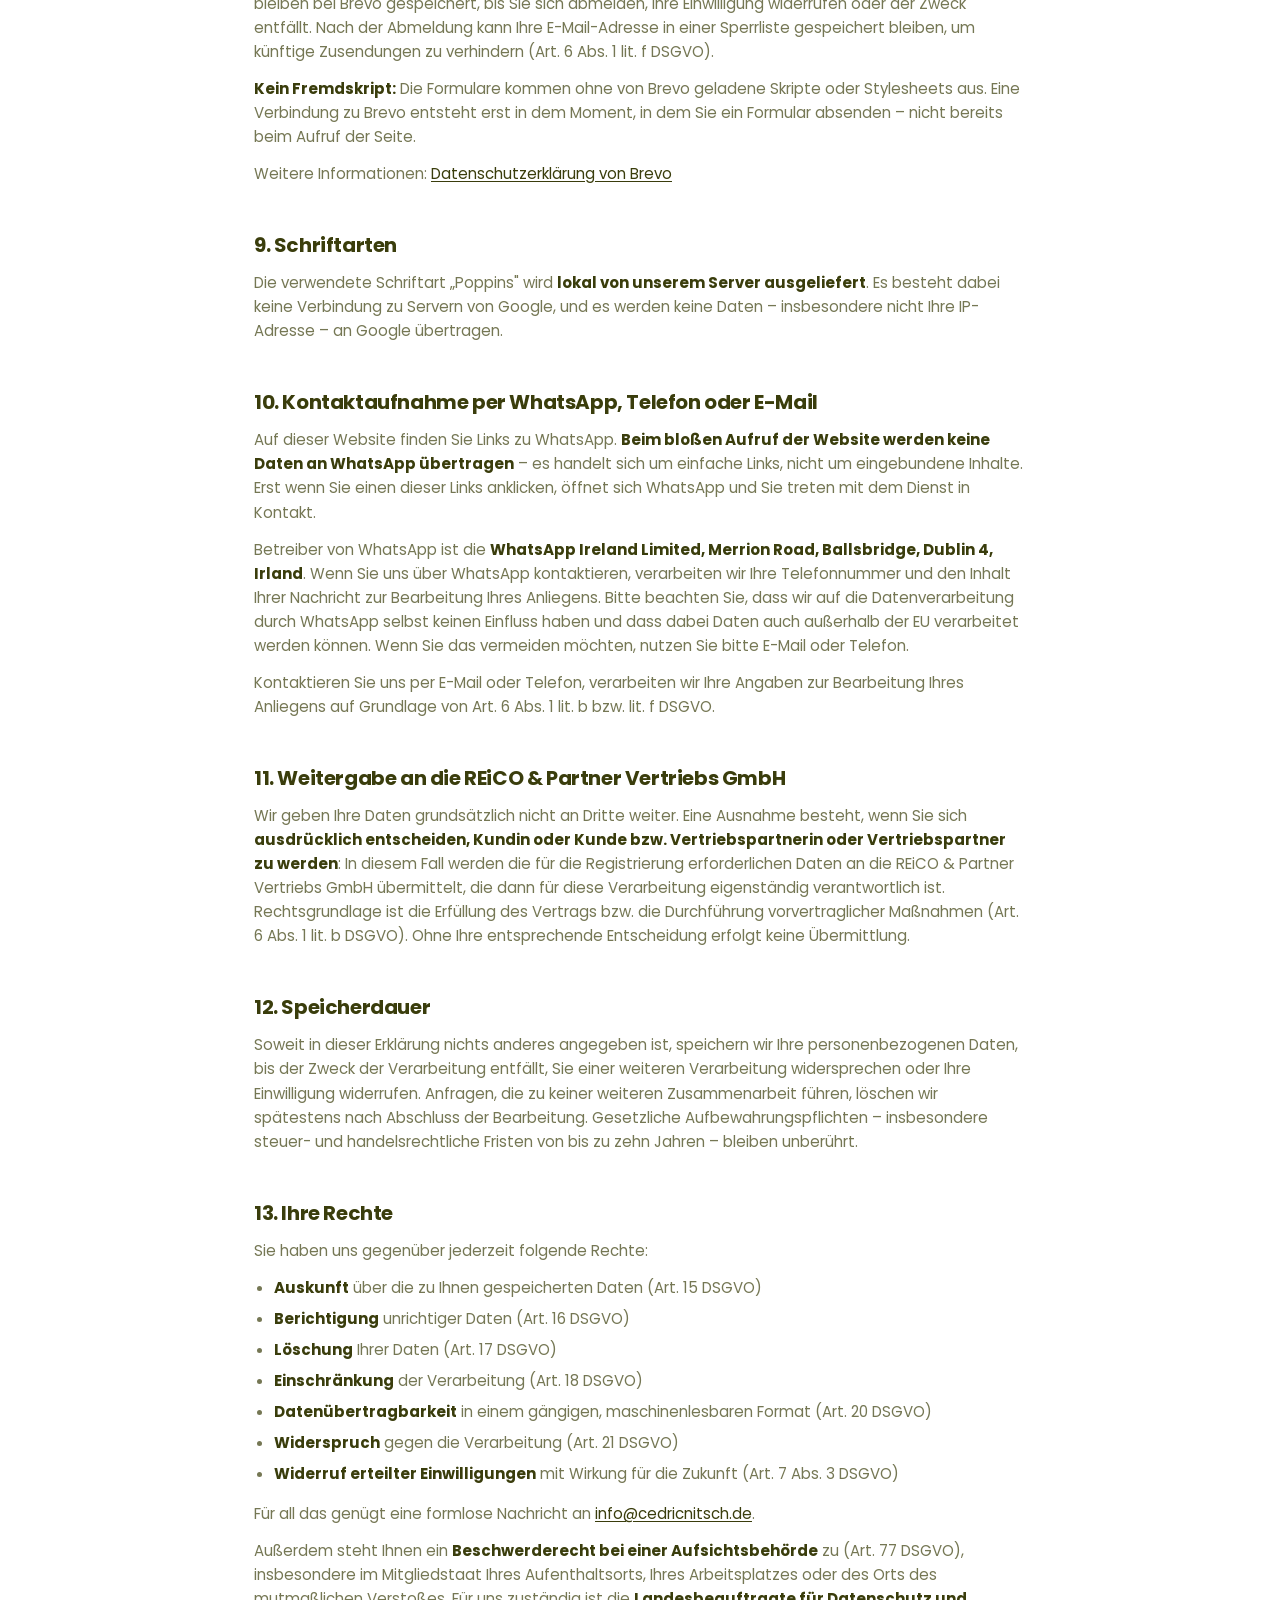
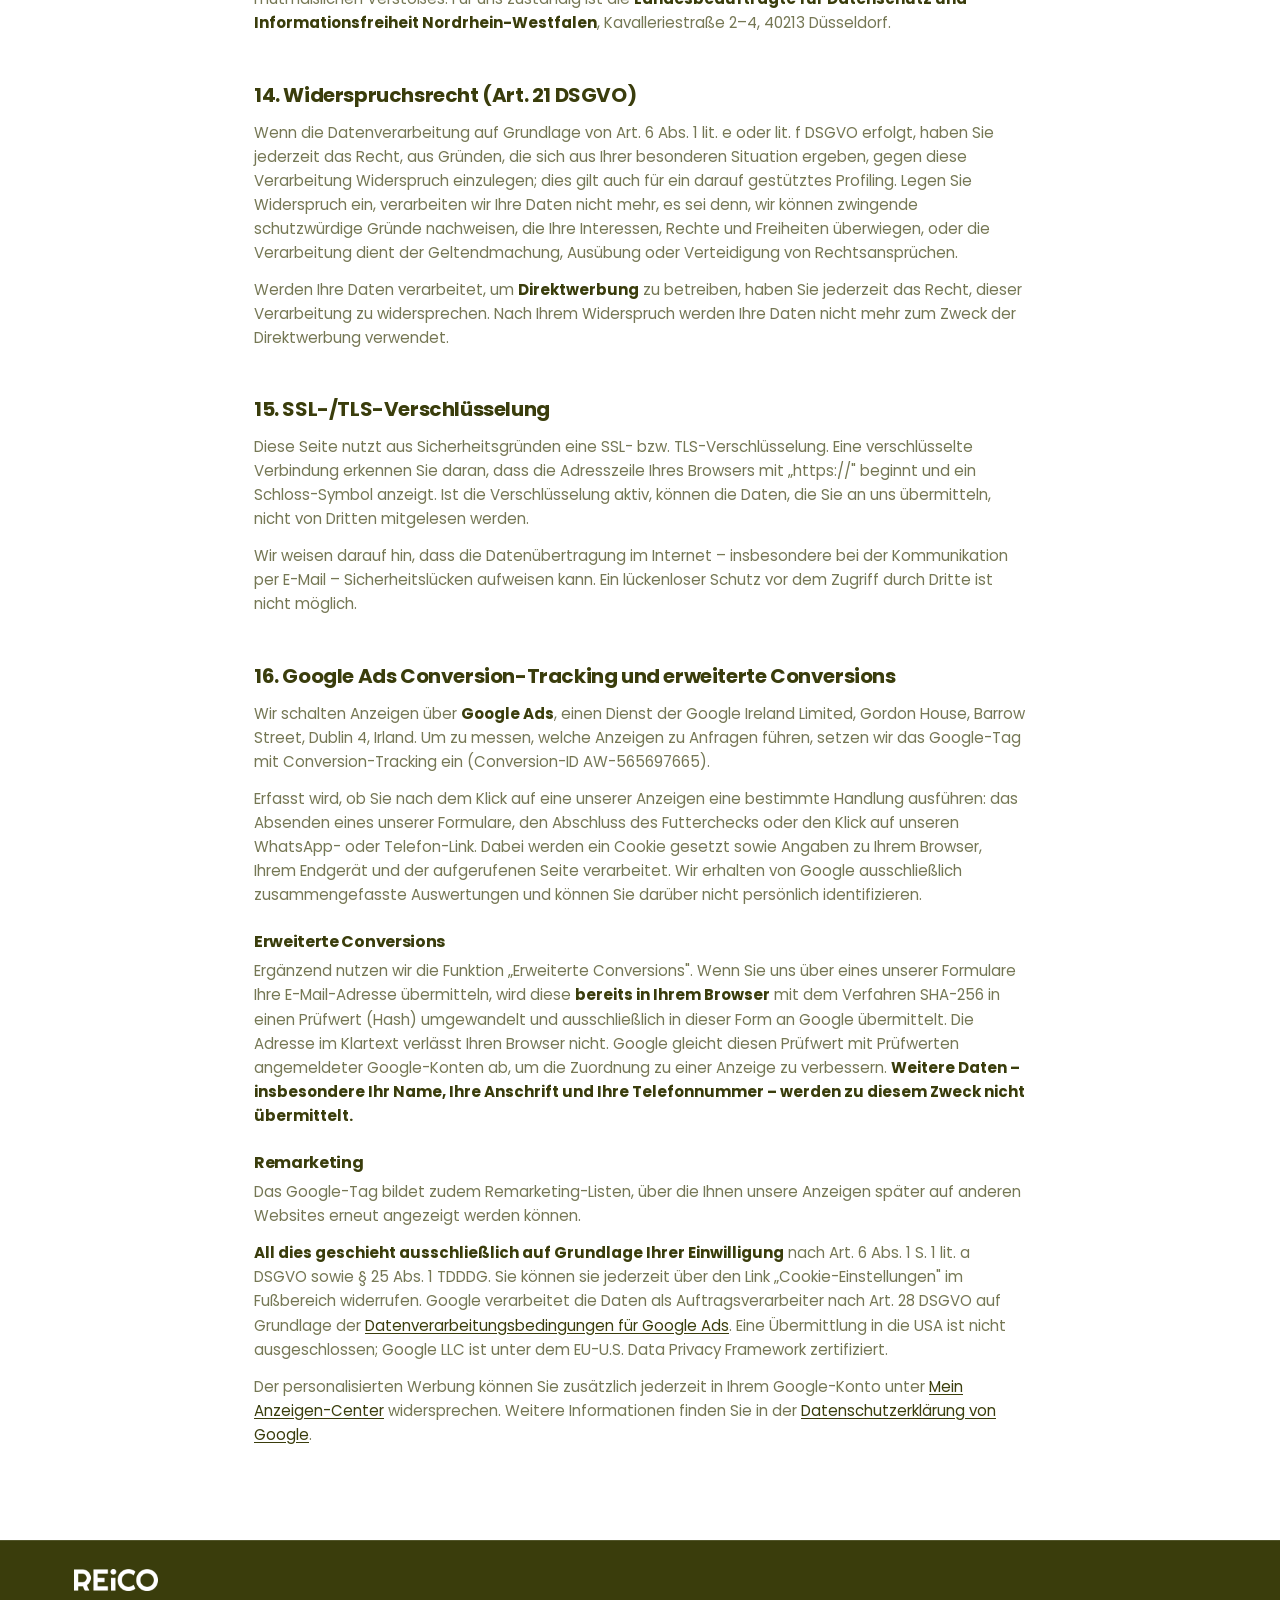
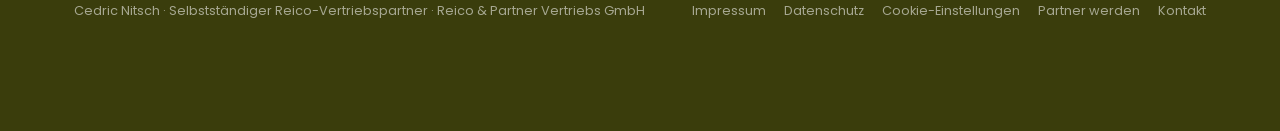
<file: datenschutz.html>
<!DOCTYPE html>
<html lang="de">
<head>
<meta charset="UTF-8">
<meta name="viewport" content="width=device-width, initial-scale=1.0">

    <!-- 1. Cookiebot - muss das erste Script im head sein, sonst kann es die
         folgenden Skripte nicht steuern -->
    <script id="Cookiebot" src="https://consent.cookiebot.com/uc.js" data-cbid="2bcd0408-1135-44f6-bfe4-588b4e80b0f3" data-blockingmode="auto" type="text/javascript"></script>

    <!-- 2. Google Consent Mode v2 - alle vier Signale stehen bis zur
         Einwilligung auf "denied" -->
    <script data-cookieconsent="ignore">
      window.dataLayer = window.dataLayer || [];
      function gtag() { dataLayer.push(arguments); }
      gtag("consent", "default", {
        ad_personalization: "denied",
        ad_storage: "denied",
        ad_user_data: "denied",
        analytics_storage: "denied",
        functionality_storage: "denied",
        personalization_storage: "denied",
        security_storage: "granted",
        wait_for_update: 500,
      });
      gtag("set", "ads_data_redaction", true);
      gtag("set", "url_passthrough", false);
    </script>

    <!-- 3. Google Tag - laedt, haelt sich bis zur Einwilligung aber zurueck -->
    <script async src="https://www.googletagmanager.com/gtag/js?id=AW-565697665" data-cookieconsent="ignore"></script>
    <script data-cookieconsent="ignore">
      gtag('js', new Date());
      gtag('config', 'AW-565697665');
    </script>

<title>Datenschutzerklärung | Cedric Nitsch – Selbstständiger REiCO Vertriebspartner</title>
<meta name="description" content="Datenschutzerklärung nach DSGVO für die Website von Cedric Nitsch, selbstständiger Vertriebspartner der REiCO &amp; Partner Vertriebs GmbH.">
<meta name="robots" content="noindex, follow">

<!-- Favicon: das "R" aus dem REiCO-Logo auf dem Alge-Grundton der Seite.
     Der vollstaendige Schriftzug funktioniert im Quadrat nicht (zu breit),
     deshalb nur der Buchstabe - aus der Original-Logodatei geschnitten,
     nicht nachgebaut. -->
<link rel="icon" href="/favicon.ico" sizes="any">
<link rel="icon" type="image/png" sizes="96x96" href="/img/favicon-96x96.png">
<link rel="apple-touch-icon" sizes="180x180" href="/img/apple-touch-icon.png">
<link rel="manifest" href="/site.webmanifest">
<meta name="theme-color" content="#3A3D0C">

<link rel="stylesheet" href="assets/css/style.css">
</head>
<body>

<header>
  <div class="header-inner wrap">
    <a class="header-brand" href="./" aria-label="Zur Startseite">
      <img class="reico-logo" src="img/logo-alge.png" alt="REiCO Logo">
      <span class="divider"></span>
      <span class="vp-label"><strong>Cedric Nitsch</strong>Selbstständiger Vertriebspartner</span>
    </a>

    <button class="nav-toggle" id="navToggle" aria-label="Menü öffnen" aria-expanded="false" aria-controls="mainNav">
      <span></span><span></span><span></span>
    </button>

    <nav class="main-nav" id="mainNav">
      <a href="index.html#kontakt" class="nav-link">Kunde werden</a>
      <a href="partner.html" class="nav-link">Partner werden</a>
      <a href="index.html#kontakt" class="nav-link">Kontakt</a>
      <a href="https://wa.me/4915678516818" target="_blank" rel="noopener" class="btn btn-primary btn-small nav-cta">WhatsApp</a>
    </nav>
  </div>
</header>

<section class="legal">
  <div class="wrap legal-inner">

    <h1>Datenschutzerklärung</h1>
    <p class="updated">Informationen zur Verarbeitung personenbezogener Daten nach Art. 13 DSGVO · Stand: September 2026</p>

    <div class="legal-toc">
      <ol>
        <li><a href="#dse-1">Verantwortliche Stelle</a></li>
        <li><a href="#dse-2">Überblick: welche Daten wofür</a></li>
        <li><a href="#dse-3">Hosting (GitHub Pages)</a></li>
        <li><a href="#dse-4">Server-Log-Dateien</a></li>
        <li><a href="#dse-5">Cookies, lokale Speicherung und Einwilligungsverwaltung</a></li>
        <li><a href="#dse-6">Futtercheck</a></li>
        <li><a href="#dse-7">Kontakt- und Anforderungsformulare</a></li>
        <li><a href="#dse-8">E-Mail-Versand über Brevo</a></li>
        <li><a href="#dse-9">Schriftarten</a></li>
        <li><a href="#dse-10">Kontaktaufnahme per WhatsApp, Telefon oder E-Mail</a></li>
        <li><a href="#dse-11">Weitergabe an die REiCO &amp; Partner Vertriebs GmbH</a></li>
        <li><a href="#dse-12">Speicherdauer</a></li>
        <li><a href="#dse-13">Ihre Rechte</a></li>
        <li><a href="#dse-14">Widerspruchsrecht (Art. 21 DSGVO)</a></li>
        <li><a href="#dse-15">SSL-/TLS-Verschlüsselung</a></li>
        <li><a href="#dse-16">Google Ads Conversion-Tracking und erweiterte Conversions</a></li>
      </ol>
    </div>

    <h2 id="dse-1">1. Verantwortliche Stelle</h2>
    <p>Verantwortlich für die Datenverarbeitung auf dieser Website ist:</p>
    <div class="legal-box">
      <p>
        <strong>Nitsch GbR</strong><br>
        Cedric Nitsch<br>
        Esbecker Str. 22<br>
        59557 Lippstadt<br>
        Deutschland
      </p>
      <p>
        Telefon: <a href="tel:+4915678516818">+49 156 78516818</a><br>
        E-Mail: <a href="mailto:info@cedricnitsch.de">info@cedricnitsch.de</a>
      </p>
    </div>
    <p>
      Verantwortliche Stelle ist die natürliche oder juristische Person, die allein oder
      gemeinsam mit anderen über die Zwecke und Mittel der Verarbeitung von personenbezogenen
      Daten entscheidet. Ein Datenschutzbeauftragter ist gesetzlich nicht bestellt.
    </p>

    <h2 id="dse-2">2. Überblick: welche Daten wofür</h2>
    <p>Damit Sie nicht alles lesen müssen, hier das Wesentliche in einer Tabelle:</p>
    <table class="legal-table">
      <thead>
        <tr><th>Wann</th><th>Welche Daten</th><th>Wozu</th><th>Rechtsgrundlage</th></tr>
      </thead>
      <tbody>
        <tr>
          <td>Sie rufen die Seite auf</td>
          <td>IP-Adresse, Browser, Betriebssystem, Zeitpunkt, Referrer</td>
          <td>Auslieferung und Sicherheit der Website</td>
          <td>Art. 6 Abs. 1 lit. f DSGVO</td>
        </tr>
        <tr>
          <td>Sie machen den Futtercheck</td>
          <td>Angaben zum Tier, E-Mail-Adresse, optional Telefonnummer und Vorname</td>
          <td>Auswertung erstellen und per E-Mail zusenden, anschließende Beratung</td>
          <td>Art. 6 Abs. 1 lit. a und lit. b DSGVO</td>
        </tr>
        <tr>
          <td>Sie senden ein Formular ab</td>
          <td>Name, E-Mail, ggf. Telefon, Anschrift, Nachricht</td>
          <td>Bearbeitung Ihrer Anfrage</td>
          <td>Art. 6 Abs. 1 lit. a und lit. b DSGVO</td>
        </tr>
        <tr>
          <td>Sie schreiben per WhatsApp</td>
          <td>Ihre Telefonnummer und Nachricht</td>
          <td>Beantwortung Ihres Anliegens</td>
          <td>Art. 6 Abs. 1 lit. b bzw. lit. f DSGVO</td>
        </tr>
      </tbody>
    </table>
    <p>
      Darüber hinaus setzen wir <strong>Google Ads Conversion-Tracking</strong> ein, um zu
      messen, welche unserer Anzeigen zu Anfragen führen. Das geschieht
      <strong>ausschließlich mit Ihrer Einwilligung</strong>; ohne Einwilligung werden keine
      Daten zu Werbezwecken verarbeitet. Einzelheiten finden Sie in den Abschnitten 5 und 16.
      Analyse-Dienste wie Google Analytics und ein Meta-Pixel werden <strong>nicht</strong>
      eingesetzt.
    </p>

    <h2 id="dse-3">3. Hosting (GitHub Pages)</h2>
    <p>
      Diese Website wird bei <strong>GitHub Inc., 88 Colin P. Kelly Jr. Street, San Francisco,
      CA 94107, USA</strong> über den Dienst GitHub Pages gehostet. Beim Aufruf der Website
      werden technisch notwendige Verbindungsdaten – insbesondere Ihre IP-Adresse – an die
      Server von GitHub übertragen und dort in Server-Logs verarbeitet.
    </p>
    <p>
      Rechtsgrundlage ist unser berechtigtes Interesse an einer sicheren und effizienten
      Bereitstellung dieses Online-Angebots (Art. 6 Abs. 1 lit. f DSGVO). Da GitHub Inc. seinen
      Sitz in den USA hat, findet eine Übermittlung in ein Drittland statt. GitHub Inc. ist unter
      dem <strong>EU-U.S. Data Privacy Framework</strong> zertifiziert, sodass ein
      Angemessenheitsbeschluss der EU-Kommission nach Art. 45 DSGVO als Grundlage der
      Übermittlung dient; ergänzend sind Standardvertragsklauseln vereinbart.
    </p>
    <p>
      Weitere Informationen: <a href="https://docs.github.com/en/site-policy/privacy-policies/github-general-privacy-statement" target="_blank" rel="noopener">GitHub Privacy Statement</a>
    </p>

    <h2 id="dse-4">4. Server-Log-Dateien</h2>
    <p>
      Der Hoster erhebt und speichert automatisch Informationen in Server-Log-Dateien, die
      Ihr Browser automatisch übermittelt. Das sind:
    </p>
    <ul>
      <li>Browsertyp und Browserversion</li>
      <li>verwendetes Betriebssystem</li>
      <li>Referrer URL</li>
      <li>Hostname des zugreifenden Rechners</li>
      <li>Uhrzeit der Serveranfrage</li>
      <li>IP-Adresse</li>
    </ul>
    <p>
      Eine Zusammenführung dieser Daten mit anderen Datenquellen findet nicht statt. Die
      Erfassung erfolgt auf Grundlage von Art. 6 Abs. 1 lit. f DSGVO; wir haben ein berechtigtes
      Interesse an der technisch fehlerfreien Darstellung und der Sicherheit dieser Website.
    </p>

    <h2 id="dse-5">5. Cookies, lokale Speicherung und Einwilligungsverwaltung</h2>
    <p>
      Ihre Antworten im Futtercheck werden ausschließlich flüchtig im Arbeitsspeicher Ihres
      Browsers gehalten und sind spätestens beim Schließen oder Neuladen der Seite
      verschwunden – es sei denn, Sie senden sie am Ende bewusst ab.
    </p>

    <h3>Einwilligungsverwaltung (Cookiebot)</h3>
    <p>
      Für das Einholen und Verwalten Ihrer Einwilligung nutzen wir das
      Consent-Management-Tool <strong>Cookiebot</strong> der Usercentrics A/S,
      Havnegade 39, 1058 Kopenhagen, Dänemark. Beim ersten Aufruf der Website wird Ihnen ein
      Auswahldialog angezeigt. Cookiebot speichert Ihre Entscheidung in einem Cookie
      („CookieConsent"), damit der Dialog nicht bei jedem Seitenaufruf erneut erscheint, und
      protokolliert die Einwilligung zum Nachweis (Rechenschaftspflicht nach Art. 5 Abs. 2
      DSGVO). Dabei werden Ihre gekürzte IP-Adresse, Datum und Uhrzeit, Browserangaben sowie
      der Umfang Ihrer Einwilligung verarbeitet.
    </p>
    <p>
      Rechtsgrundlage ist unsere rechtliche Verpflichtung, Einwilligungen einzuholen und
      nachzuweisen (Art. 6 Abs. 1 lit. c DSGVO), sowie unser berechtigtes Interesse an einem
      rechtskonformen Websitebetrieb (Art. 6 Abs. 1 lit. f DSGVO).
    </p>

    <h3>Cookies zu Werbezwecken</h3>
    <p>
      Erst <strong>nachdem</strong> Sie eingewilligt haben, werden Cookies und vergleichbare
      Technologien für das in Abschnitt 16 beschriebene Google Ads Conversion-Tracking
      eingesetzt. Lehnen Sie ab oder treffen Sie keine Auswahl, unterbleibt dies. Wir nutzen
      dafür den <strong>Google Consent Mode v2</strong>: Die Google-Dienste werden zwar
      geladen, erhalten aber bis zu Ihrer Einwilligung das Signal, keine Cookies zu setzen und
      keine personenbezogenen Werbedaten zu verarbeiten.
    </p>
    <p>
      <strong>Ihre Einwilligung können Sie jederzeit mit Wirkung für die Zukunft
      widerrufen</strong> – über den Link „Cookie-Einstellungen" im Fußbereich jeder Seite.
      Rechtsgrundlage für einwilligungspflichtige Speicherung ist § 25 Abs. 1 TDDDG in
      Verbindung mit Art. 6 Abs. 1 S. 1 lit. a DSGVO.
    </p>

    <h2 id="dse-6">6. Futtercheck</h2>
    <p>
      Auf der Startseite können Sie einen kostenlosen Futtercheck durchführen. Dabei
      beantworten Sie Fragen zu Ihrem Tier (Tierart, Name, Alter, Größe bzw. Gewicht,
      Aktivität, aktuelle Fütterung, beobachtete Auffälligkeiten, bekannte Allergien,
      Leckerli-Gewohnheiten, Ihre Zufriedenheit mit der aktuellen Ernährung) sowie eine Frage
      zu Ihrem Interesse an einer selbstständigen Tätigkeit im Direktvertrieb.
    </p>
    <p>
      Am Ende werden <strong>Ihre E-Mail-Adresse</strong> (Pflichtangabe), optional Ihre
      Telefon-/WhatsApp-Nummer und Ihr Vorname abgefragt. Erst mit dem Absenden werden Ihre
      Antworten zusammen mit einem daraus berechneten Punktwert an unseren
      E-Mail-Dienstleister Brevo übertragen (siehe Abschnitt 8) und Ihnen die Auswertung
      angezeigt und zugesendet.
    </p>
    <p>
      <strong>Zweck</strong> ist die Erstellung und Zusendung Ihrer persönlichen Auswertung
      sowie die anschließende individuelle Fütterungsberatung.
      <strong>Rechtsgrundlage</strong> ist Ihre Einwilligung (Art. 6 Abs. 1 lit. a DSGVO), die
      Sie durch das Setzen des Häkchens erteilen, sowie – soweit die Beratung der Anbahnung
      eines Vertragsverhältnisses dient – Art. 6 Abs. 1 lit. b DSGVO.
    </p>
    <div class="legal-box highlight">
      <p>
        <strong>Wichtig:</strong> Die Auswertung des Futterchecks ist eine grobe Einordnung auf
        Basis Ihrer eigenen Angaben und <strong>keine tierärztliche Diagnose</strong>. Es findet
        keine automatisierte Entscheidungsfindung mit rechtlicher Wirkung im Sinne von
        Art. 22 DSGVO statt. Angaben zu Ihrem Tier sind keine Gesundheitsdaten im Sinne von
        Art. 9 DSGVO, da sie sich nicht auf einen Menschen beziehen.
      </p>
    </div>
    <p>
      Sie können Ihre Einwilligung jederzeit für die Zukunft widerrufen – formlos per E-Mail an
      <a href="mailto:info@cedricnitsch.de">info@cedricnitsch.de</a> oder über den
      Abmeldelink in jeder E-Mail. Die Rechtmäßigkeit der bis zum Widerruf erfolgten
      Verarbeitung bleibt davon unberührt.
    </p>

    <h2 id="dse-7">7. Kontakt- und Anforderungsformulare</h2>
    <p>
      Über die Formulare „Kundenzugang sichern" und „Produkthandbuch anfordern" können Sie
      mit uns Kontakt aufnehmen. Erhoben werden die von Ihnen ausgefüllten Felder (Name,
      E-Mail-Adresse, ggf. Telefonnummer, Anschrift, Tierart und Nachricht) sowie Ihre
      Bestätigung, dass Sie derzeit bei keinem anderen Reico-Vertriebspartner registriert sind.
    </p>
    <p>
      Die Anschrift wird ausschließlich beim Produkthandbuch erhoben und ausschließlich zum
      Zweck des Postversands verwendet.
    </p>
    <p>
      Die Verarbeitung erfolgt auf Grundlage von Art. 6 Abs. 1 lit. b DSGVO, soweit Ihre Anfrage
      mit der Anbahnung oder Erfüllung eines Vertrags zusammenhängt, im Übrigen auf Grundlage
      Ihrer Einwilligung (Art. 6 Abs. 1 lit. a DSGVO) bzw. unseres berechtigten Interesses an der
      Beantwortung von Anfragen (Art. 6 Abs. 1 lit. f DSGVO). Auch diese Formulare werden über
      Brevo verarbeitet (siehe Abschnitt 8).
    </p>

    <h2 id="dse-8">8. E-Mail-Versand über Brevo</h2>
    <p>
      Für den Versand der Futtercheck-Auswertung, für die Bearbeitung von Formularanfragen und
      für die Verwaltung der zugehörigen Kontaktdaten nutzen wir den Dienst
      <strong>Brevo</strong> des Anbieters <strong>Sendinblue GmbH, Köpenicker Straße 126,
      10179 Berlin, Deutschland</strong> (Teil der Brevo-Gruppe, Muttergesellschaft:
      Sendinblue SAS, 106 boulevard Haussmann, 75008 Paris, Frankreich).
    </p>
    <p>
      Ihre Angaben werden dabei auf Servern von Brevo innerhalb der Europäischen Union
      gespeichert und verarbeitet. Brevo verarbeitet die Daten ausschließlich weisungsgebunden
      für uns; es besteht ein <strong>Auftragsverarbeitungsvertrag nach Art. 28 DSGVO</strong>.
      Brevo wertet Ihre Daten nicht für eigene Zwecke aus und gibt sie nicht weiter.
    </p>
    <p>
      Beim Versand von E-Mails kann Brevo statistisch erfassen, ob eine E-Mail geöffnet und ob
      enthaltene Links angeklickt wurden. Diese Auswertung dient ausschließlich dazu, unsere
      Kommunikation verständlicher zu machen. Sie können dieser Auswertung jederzeit
      widersprechen.
    </p>
    <p>
      Rechtsgrundlage ist Ihre Einwilligung (Art. 6 Abs. 1 lit. a DSGVO) bzw. Art. 6 Abs. 1 lit. b
      DSGVO. Ihre Daten bleiben bei Brevo gespeichert, bis Sie sich abmelden, Ihre Einwilligung
      widerrufen oder der Zweck entfällt. Nach der Abmeldung kann Ihre E-Mail-Adresse in einer
      Sperrliste gespeichert bleiben, um künftige Zusendungen zu verhindern
      (Art. 6 Abs. 1 lit. f DSGVO).
    </p>
    <p>
      <strong>Kein Fremdskript:</strong> Die Formulare kommen ohne von Brevo geladene Skripte
      oder Stylesheets aus. Eine Verbindung zu Brevo entsteht erst in dem Moment, in dem Sie ein
      Formular absenden – nicht bereits beim Aufruf der Seite.
    </p>
    <p>
      Weitere Informationen: <a href="https://www.brevo.com/de/legal/privacypolicy/" target="_blank" rel="noopener">Datenschutzerklärung von Brevo</a>
    </p>

    <h2 id="dse-9">9. Schriftarten</h2>
    <p>
      Die verwendete Schriftart „Poppins" wird <strong>lokal von unserem Server
      ausgeliefert</strong>. Es besteht dabei keine Verbindung zu Servern von Google, und es
      werden keine Daten – insbesondere nicht Ihre IP-Adresse – an Google übertragen.
    </p>

    <h2 id="dse-10">10. Kontaktaufnahme per WhatsApp, Telefon oder E-Mail</h2>
    <p>
      Auf dieser Website finden Sie Links zu WhatsApp. <strong>Beim bloßen Aufruf der Website
      werden keine Daten an WhatsApp übertragen</strong> – es handelt sich um einfache Links,
      nicht um eingebundene Inhalte. Erst wenn Sie einen dieser Links anklicken, öffnet sich
      WhatsApp und Sie treten mit dem Dienst in Kontakt.
    </p>
    <p>
      Betreiber von WhatsApp ist die <strong>WhatsApp Ireland Limited, Merrion Road, Ballsbridge,
      Dublin 4, Irland</strong>. Wenn Sie uns über WhatsApp kontaktieren, verarbeiten wir Ihre
      Telefonnummer und den Inhalt Ihrer Nachricht zur Bearbeitung Ihres Anliegens. Bitte
      beachten Sie, dass wir auf die Datenverarbeitung durch WhatsApp selbst keinen Einfluss
      haben und dass dabei Daten auch außerhalb der EU verarbeitet werden können. Wenn Sie das
      vermeiden möchten, nutzen Sie bitte E-Mail oder Telefon.
    </p>
    <p>
      Kontaktieren Sie uns per E-Mail oder Telefon, verarbeiten wir Ihre Angaben zur Bearbeitung
      Ihres Anliegens auf Grundlage von Art. 6 Abs. 1 lit. b bzw. lit. f DSGVO.
    </p>

    <h2 id="dse-11">11. Weitergabe an die REiCO &amp; Partner Vertriebs GmbH</h2>
    <p>
      Wir geben Ihre Daten grundsätzlich nicht an Dritte weiter. Eine Ausnahme besteht, wenn Sie
      sich <strong>ausdrücklich entscheiden, Kundin oder Kunde bzw. Vertriebspartnerin oder
      Vertriebspartner zu werden</strong>: In diesem Fall werden die für die Registrierung
      erforderlichen Daten an die REiCO &amp; Partner Vertriebs GmbH übermittelt, die dann für
      diese Verarbeitung eigenständig verantwortlich ist. Rechtsgrundlage ist die Erfüllung des
      Vertrags bzw. die Durchführung vorvertraglicher Maßnahmen (Art. 6 Abs. 1 lit. b DSGVO).
      Ohne Ihre entsprechende Entscheidung erfolgt keine Übermittlung.
    </p>

    <h2 id="dse-12">12. Speicherdauer</h2>
    <p>
      Soweit in dieser Erklärung nichts anderes angegeben ist, speichern wir Ihre
      personenbezogenen Daten, bis der Zweck der Verarbeitung entfällt, Sie einer weiteren
      Verarbeitung widersprechen oder Ihre Einwilligung widerrufen. Anfragen, die zu keiner
      weiteren Zusammenarbeit führen, löschen wir spätestens nach Abschluss der Bearbeitung.
      Gesetzliche Aufbewahrungspflichten – insbesondere steuer- und handelsrechtliche Fristen
      von bis zu zehn Jahren – bleiben unberührt.
    </p>

    <h2 id="dse-13">13. Ihre Rechte</h2>
    <p>Sie haben uns gegenüber jederzeit folgende Rechte:</p>
    <ul>
      <li><strong>Auskunft</strong> über die zu Ihnen gespeicherten Daten (Art. 15 DSGVO)</li>
      <li><strong>Berichtigung</strong> unrichtiger Daten (Art. 16 DSGVO)</li>
      <li><strong>Löschung</strong> Ihrer Daten (Art. 17 DSGVO)</li>
      <li><strong>Einschränkung</strong> der Verarbeitung (Art. 18 DSGVO)</li>
      <li><strong>Datenübertragbarkeit</strong> in einem gängigen, maschinenlesbaren Format (Art. 20 DSGVO)</li>
      <li><strong>Widerspruch</strong> gegen die Verarbeitung (Art. 21 DSGVO)</li>
      <li><strong>Widerruf erteilter Einwilligungen</strong> mit Wirkung für die Zukunft (Art. 7 Abs. 3 DSGVO)</li>
    </ul>
    <p>
      Für all das genügt eine formlose Nachricht an
      <a href="mailto:info@cedricnitsch.de">info@cedricnitsch.de</a>.
    </p>
    <p>
      Außerdem steht Ihnen ein <strong>Beschwerderecht bei einer Aufsichtsbehörde</strong> zu
      (Art. 77 DSGVO), insbesondere im Mitgliedstaat Ihres Aufenthaltsorts, Ihres Arbeitsplatzes
      oder des Orts des mutmaßlichen Verstoßes. Für uns zuständig ist die
      <strong>Landesbeauftragte für Datenschutz und Informationsfreiheit Nordrhein-Westfalen</strong>,
      Kavalleriestraße 2–4, 40213 Düsseldorf.
    </p>

    <h2 id="dse-14">14. Widerspruchsrecht (Art. 21 DSGVO)</h2>
    <p>
      Wenn die Datenverarbeitung auf Grundlage von Art. 6 Abs. 1 lit. e oder lit. f DSGVO
      erfolgt, haben Sie jederzeit das Recht, aus Gründen, die sich aus Ihrer besonderen
      Situation ergeben, gegen diese Verarbeitung Widerspruch einzulegen; dies gilt auch für ein
      darauf gestütztes Profiling. Legen Sie Widerspruch ein, verarbeiten wir Ihre Daten nicht
      mehr, es sei denn, wir können zwingende schutzwürdige Gründe nachweisen, die Ihre
      Interessen, Rechte und Freiheiten überwiegen, oder die Verarbeitung dient der
      Geltendmachung, Ausübung oder Verteidigung von Rechtsansprüchen.
    </p>
    <p>
      Werden Ihre Daten verarbeitet, um <strong>Direktwerbung</strong> zu betreiben, haben Sie
      jederzeit das Recht, dieser Verarbeitung zu widersprechen. Nach Ihrem Widerspruch werden
      Ihre Daten nicht mehr zum Zweck der Direktwerbung verwendet.
    </p>

    <h2 id="dse-15">15. SSL-/TLS-Verschlüsselung</h2>
    <p>
      Diese Seite nutzt aus Sicherheitsgründen eine SSL- bzw. TLS-Verschlüsselung. Eine
      verschlüsselte Verbindung erkennen Sie daran, dass die Adresszeile Ihres Browsers mit
      „https://" beginnt und ein Schloss-Symbol anzeigt. Ist die Verschlüsselung aktiv, können
      die Daten, die Sie an uns übermitteln, nicht von Dritten mitgelesen werden.
    </p>
    <p>
      Wir weisen darauf hin, dass die Datenübertragung im Internet – insbesondere bei der
      Kommunikation per E-Mail – Sicherheitslücken aufweisen kann. Ein lückenloser Schutz vor
      dem Zugriff durch Dritte ist nicht möglich.
    </p>

    <h2 id="dse-16">16. Google Ads Conversion-Tracking und erweiterte Conversions</h2>
    <p>
      Wir schalten Anzeigen über <strong>Google Ads</strong>, einen Dienst der Google Ireland
      Limited, Gordon House, Barrow Street, Dublin 4, Irland. Um zu messen, welche Anzeigen zu
      Anfragen führen, setzen wir das Google-Tag mit Conversion-Tracking ein
      (Conversion-ID AW-565697665).
    </p>
    <p>
      Erfasst wird, ob Sie nach dem Klick auf eine unserer Anzeigen eine bestimmte Handlung
      ausführen: das Absenden eines unserer Formulare, den Abschluss des Futterchecks oder den
      Klick auf unseren WhatsApp- oder Telefon-Link. Dabei werden ein Cookie gesetzt sowie
      Angaben zu Ihrem Browser, Ihrem Endgerät und der aufgerufenen Seite verarbeitet. Wir
      erhalten von Google ausschließlich zusammengefasste Auswertungen und können Sie darüber
      nicht persönlich identifizieren.
    </p>

    <h3>Erweiterte Conversions</h3>
    <p>
      Ergänzend nutzen wir die Funktion „Erweiterte Conversions". Wenn Sie uns über eines
      unserer Formulare Ihre E-Mail-Adresse übermitteln, wird diese <strong>bereits in Ihrem
      Browser</strong> mit dem Verfahren SHA-256 in einen Prüfwert (Hash) umgewandelt und
      ausschließlich in dieser Form an Google übermittelt. Die Adresse im Klartext verlässt
      Ihren Browser nicht. Google gleicht diesen Prüfwert mit Prüfwerten angemeldeter
      Google-Konten ab, um die Zuordnung zu einer Anzeige zu verbessern.
      <strong>Weitere Daten – insbesondere Ihr Name, Ihre Anschrift und Ihre Telefonnummer –
      werden zu diesem Zweck nicht übermittelt.</strong>
    </p>

    <h3>Remarketing</h3>
    <p>
      Das Google-Tag bildet zudem Remarketing-Listen, über die Ihnen unsere Anzeigen später auf
      anderen Websites erneut angezeigt werden können.
    </p>

    <p>
      <strong>All dies geschieht ausschließlich auf Grundlage Ihrer Einwilligung</strong> nach
      Art. 6 Abs. 1 S. 1 lit. a DSGVO sowie § 25 Abs. 1 TDDDG. Sie können sie jederzeit über den
      Link „Cookie-Einstellungen" im Fußbereich widerrufen. Google verarbeitet die Daten als
      Auftragsverarbeiter nach Art. 28 DSGVO auf Grundlage der
      <a href="https://privacy.google.com/businesses/processorterms/" target="_blank" rel="noopener">Datenverarbeitungsbedingungen für Google Ads</a>.
      Eine Übermittlung in die USA ist nicht ausgeschlossen; Google LLC ist unter dem
      EU-U.S. Data Privacy Framework zertifiziert.
    </p>
    <p>
      Der personalisierten Werbung können Sie zusätzlich jederzeit in Ihrem Google-Konto unter
      <a href="https://myadcenter.google.com" target="_blank" rel="noopener">Mein Anzeigen-Center</a>
      widersprechen. Weitere Informationen finden Sie in der
      <a href="https://policies.google.com/privacy" target="_blank" rel="noopener">Datenschutzerklärung von Google</a>.
    </p>

  </div>
</section>

<footer>
  <div class="wrap">
    <div class="footer-logo">
      <a href="./" aria-label="Zur Startseite"><img class="reico-logo" src="img/logo-sauerstoff-white.png" alt="REiCO Logo"></a>
    </div>
  </div>
  <div class="wrap footer-inner">
    <div>Cedric Nitsch · Selbstständiger Reico-Vertriebspartner · Reico &amp; Partner Vertriebs GmbH</div>
    <div class="footer-links">
      <a href="impressum.html">Impressum</a>
      <a href="datenschutz.html">Datenschutz</a>
      <a href="#" onclick="if(window.Cookiebot){Cookiebot.renew();}return false;">Cookie-Einstellungen</a>
      <a href="partner.html">Partner werden</a>
      <a href="index.html#kontakt">Kontakt</a>
    </div>
  </div>
</footer>

<script src="assets/js/nav.js" defer></script>
</body>
</html>
</file>
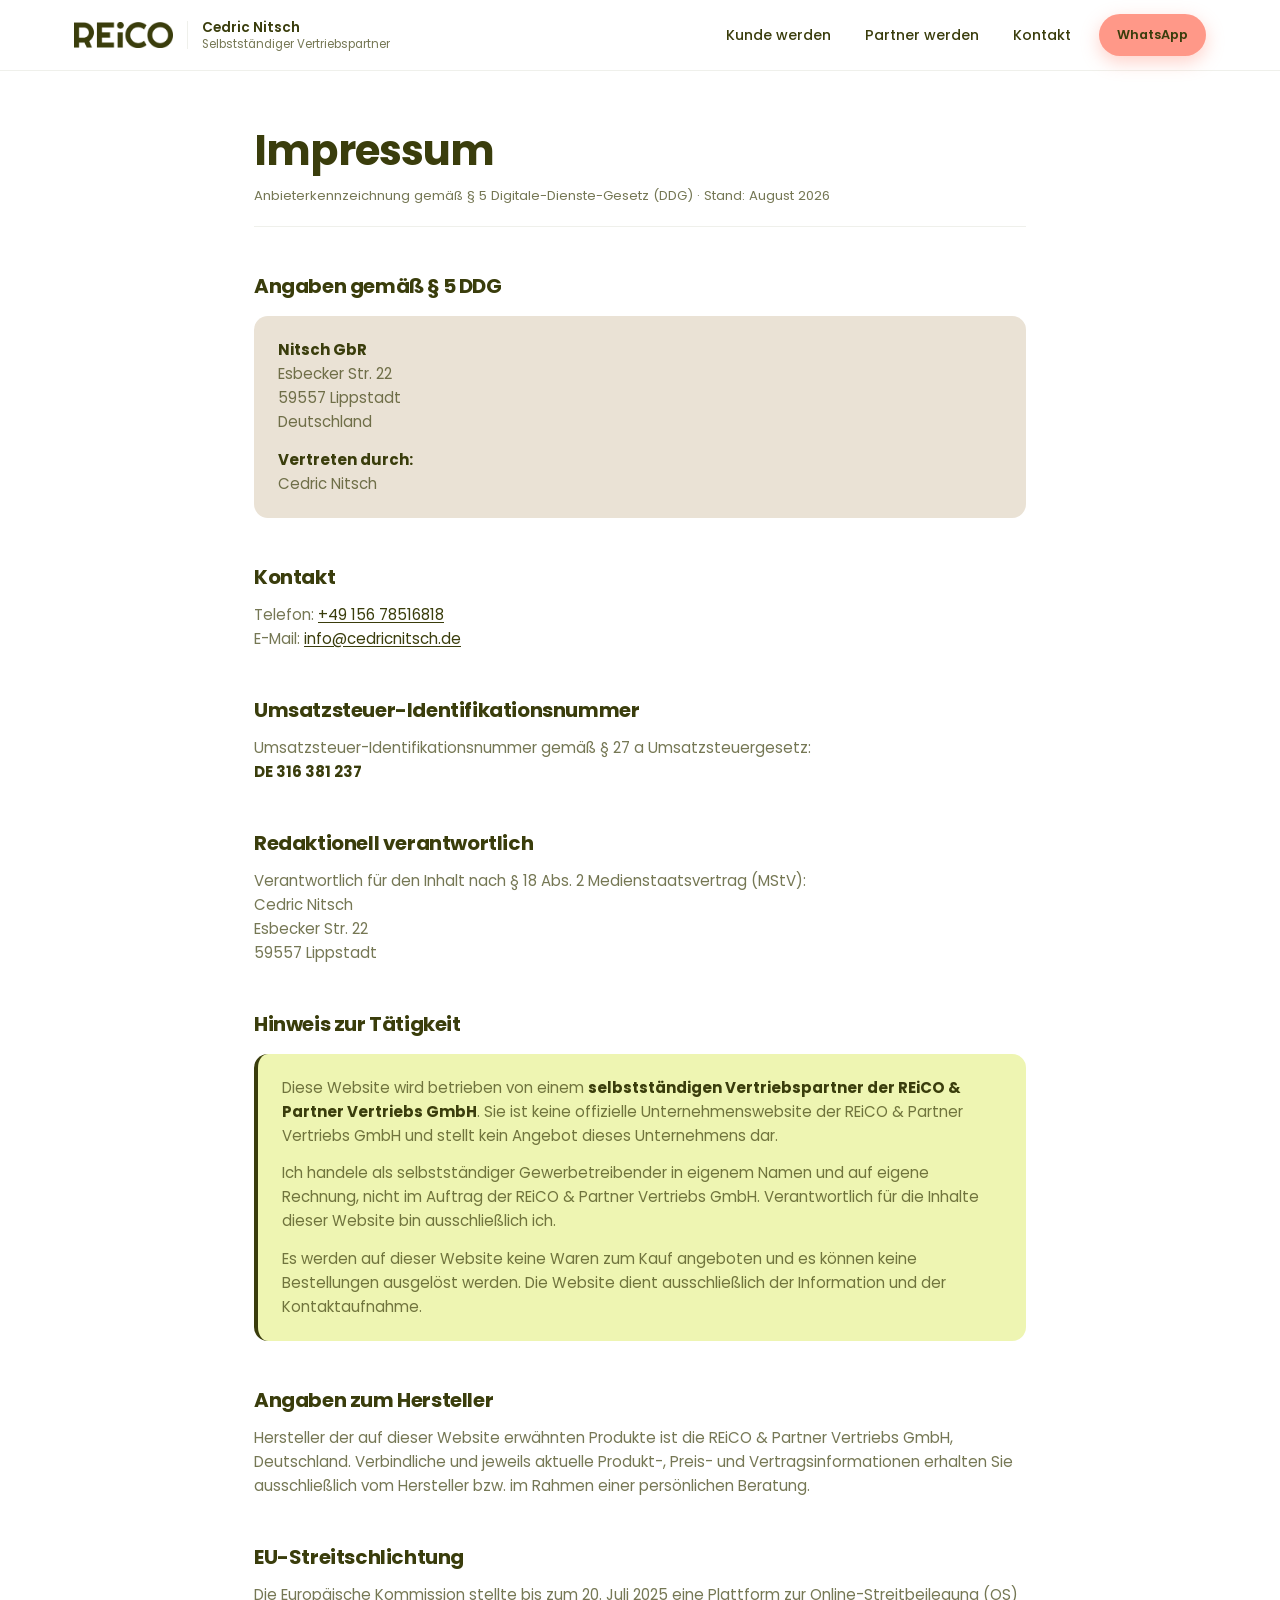
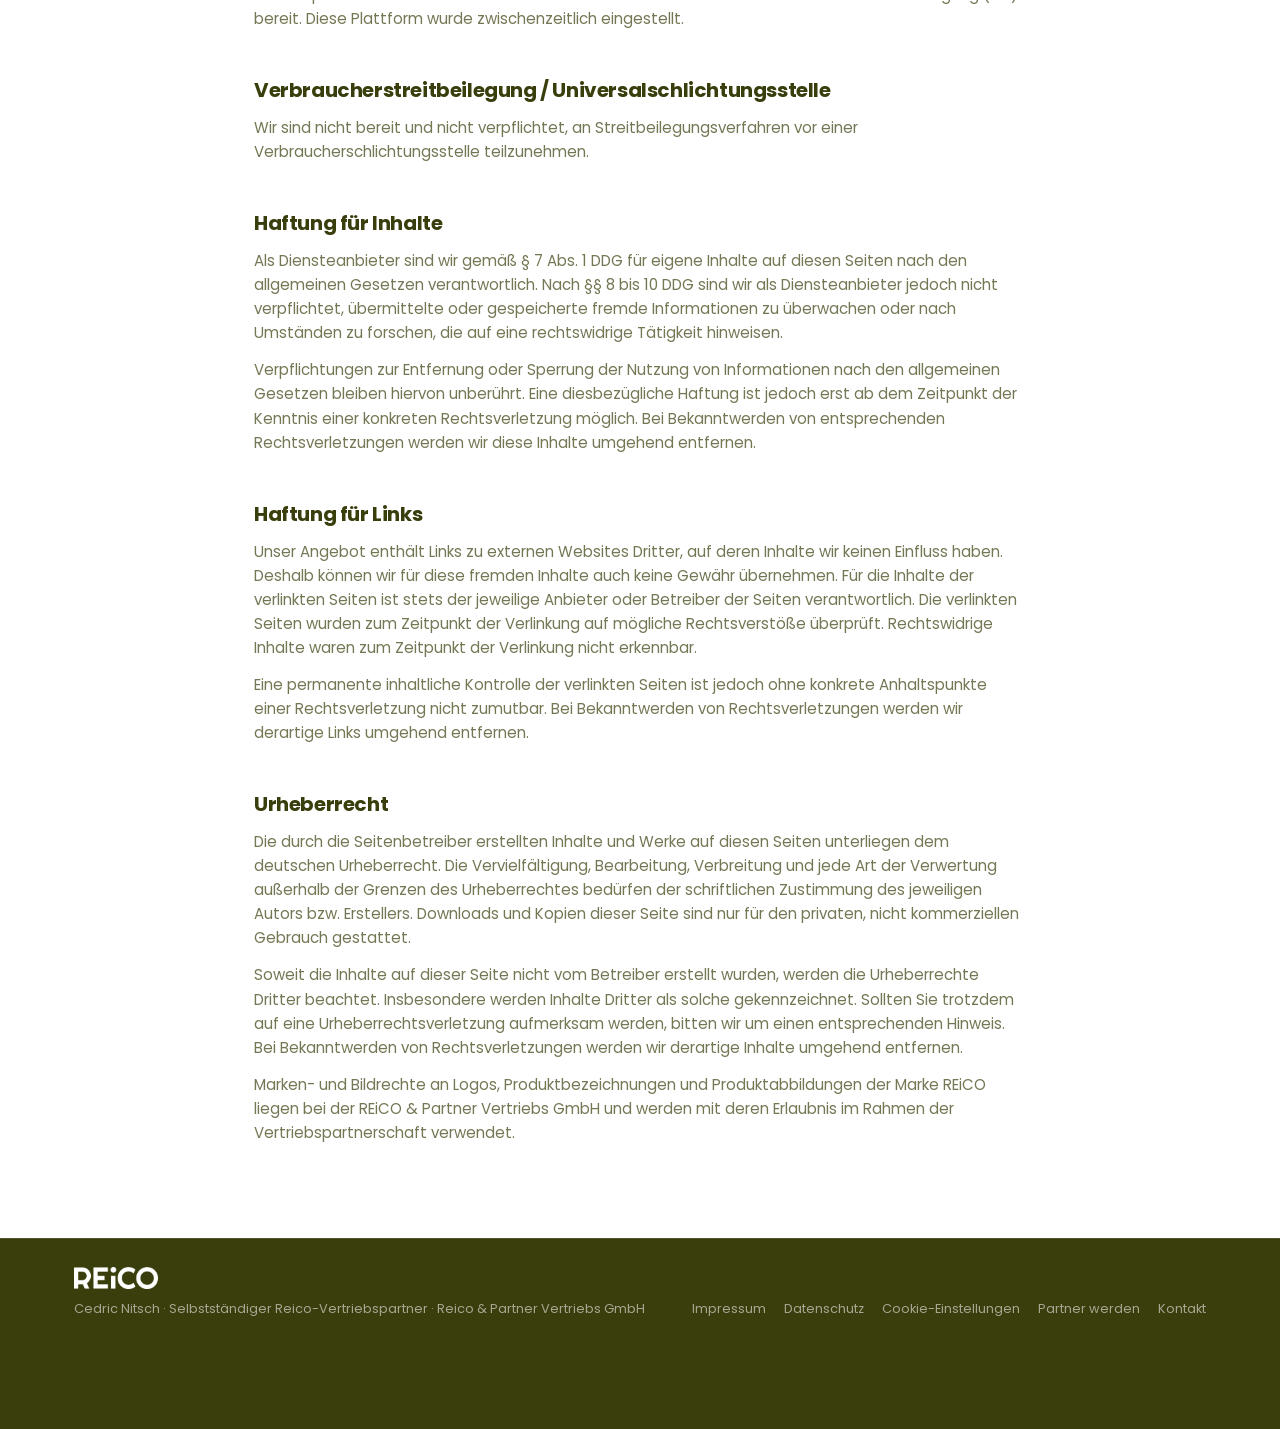
<file: impressum.html>
<!DOCTYPE html>
<html lang="de">
<head>
<meta charset="UTF-8">
<meta name="viewport" content="width=device-width, initial-scale=1.0">

    <!-- 1. Cookiebot - muss das erste Script im head sein, sonst kann es die
         folgenden Skripte nicht steuern -->
    <script id="Cookiebot" src="https://consent.cookiebot.com/uc.js" data-cbid="2bcd0408-1135-44f6-bfe4-588b4e80b0f3" data-blockingmode="auto" type="text/javascript"></script>

    <!-- 2. Google Consent Mode v2 - alle vier Signale stehen bis zur
         Einwilligung auf "denied" -->
    <script data-cookieconsent="ignore">
      window.dataLayer = window.dataLayer || [];
      function gtag() { dataLayer.push(arguments); }
      gtag("consent", "default", {
        ad_personalization: "denied",
        ad_storage: "denied",
        ad_user_data: "denied",
        analytics_storage: "denied",
        functionality_storage: "denied",
        personalization_storage: "denied",
        security_storage: "granted",
        wait_for_update: 500,
      });
      gtag("set", "ads_data_redaction", true);
      gtag("set", "url_passthrough", false);
    </script>

    <!-- 3. Google Tag - laedt, haelt sich bis zur Einwilligung aber zurueck -->
    <script async src="https://www.googletagmanager.com/gtag/js?id=AW-565697665" data-cookieconsent="ignore"></script>
    <script data-cookieconsent="ignore">
      gtag('js', new Date());
      gtag('config', 'AW-565697665');
    </script>

<title>Impressum | Cedric Nitsch – Selbstständiger REiCO Vertriebspartner</title>
<meta name="description" content="Impressum und Anbieterkennzeichnung von Cedric Nitsch, selbstständiger Vertriebspartner der REiCO &amp; Partner Vertriebs GmbH.">
<meta name="robots" content="noindex, follow">

<!-- Favicon: das "R" aus dem REiCO-Logo auf dem Alge-Grundton der Seite.
     Der vollstaendige Schriftzug funktioniert im Quadrat nicht (zu breit),
     deshalb nur der Buchstabe - aus der Original-Logodatei geschnitten,
     nicht nachgebaut. -->
<link rel="icon" href="/favicon.ico" sizes="any">
<link rel="icon" type="image/png" sizes="96x96" href="/img/favicon-96x96.png">
<link rel="apple-touch-icon" sizes="180x180" href="/img/apple-touch-icon.png">
<link rel="manifest" href="/site.webmanifest">
<meta name="theme-color" content="#3A3D0C">

<link rel="stylesheet" href="assets/css/style.css">
</head>
<body>

<header>
  <div class="header-inner wrap">
    <a class="header-brand" href="./" aria-label="Zur Startseite">
      <img class="reico-logo" src="img/logo-alge.png" alt="REiCO Logo">
      <span class="divider"></span>
      <span class="vp-label"><strong>Cedric Nitsch</strong>Selbstständiger Vertriebspartner</span>
    </a>

    <button class="nav-toggle" id="navToggle" aria-label="Menü öffnen" aria-expanded="false" aria-controls="mainNav">
      <span></span><span></span><span></span>
    </button>

    <nav class="main-nav" id="mainNav">
      <a href="index.html#kontakt" class="nav-link">Kunde werden</a>
      <a href="partner.html" class="nav-link">Partner werden</a>
      <a href="index.html#kontakt" class="nav-link">Kontakt</a>
      <a href="https://wa.me/4915678516818" target="_blank" rel="noopener" class="btn btn-primary btn-small nav-cta">WhatsApp</a>
    </nav>
  </div>
</header>

<section class="legal">
  <div class="wrap legal-inner">

    <h1>Impressum</h1>
    <p class="updated">Anbieterkennzeichnung gemäß § 5 Digitale-Dienste-Gesetz (DDG) · Stand: August 2026</p>

    <h2>Angaben gemäß § 5 DDG</h2>
    <div class="legal-box">
      <p>
        <strong>Nitsch GbR</strong><br>
        Esbecker Str. 22<br>
        59557 Lippstadt<br>
        Deutschland
      </p>
      <p><strong>Vertreten durch:</strong><br>Cedric Nitsch</p>
    </div>

    <h2>Kontakt</h2>
    <p>
      Telefon: <a href="tel:+4915678516818">+49 156 78516818</a><br>
      E-Mail: <a href="mailto:info@cedricnitsch.de">info@cedricnitsch.de</a>
    </p>

    <h2>Umsatzsteuer-Identifikationsnummer</h2>
    <p>
      Umsatzsteuer-Identifikationsnummer gemäß § 27 a Umsatzsteuergesetz:<br>
      <strong>DE 316 381 237</strong>
    </p>

    <h2>Redaktionell verantwortlich</h2>
    <p>
      Verantwortlich für den Inhalt nach § 18 Abs. 2 Medienstaatsvertrag (MStV):<br>
      Cedric Nitsch<br>
      Esbecker Str. 22<br>
      59557 Lippstadt
    </p>

    <h2>Hinweis zur Tätigkeit</h2>
    <div class="legal-box highlight">
      <p>
        Diese Website wird betrieben von einem <strong>selbstständigen Vertriebspartner der
        REiCO &amp; Partner Vertriebs GmbH</strong>. Sie ist keine offizielle Unternehmenswebsite
        der REiCO &amp; Partner Vertriebs GmbH und stellt kein Angebot dieses Unternehmens dar.
      </p>
      <p>
        Ich handele als selbstständiger Gewerbetreibender in eigenem Namen und auf eigene
        Rechnung, nicht im Auftrag der REiCO &amp; Partner Vertriebs GmbH. Verantwortlich für
        die Inhalte dieser Website bin ausschließlich ich.
      </p>
      <p>
        Es werden auf dieser Website keine Waren zum Kauf angeboten und es können keine
        Bestellungen ausgelöst werden. Die Website dient ausschließlich der Information
        und der Kontaktaufnahme.
      </p>
    </div>

    <h2>Angaben zum Hersteller</h2>
    <p>
      Hersteller der auf dieser Website erwähnten Produkte ist die
      REiCO &amp; Partner Vertriebs GmbH, Deutschland.
      <!-- HINWEIS: Bitte hier die vollständige Anschrift des Herstellers laut
           offiziellem Reico-Impressum ergänzen (Straße, PLZ, Ort). Ich habe sie
           bewusst nicht aus dem Gedächtnis eingesetzt. -->
      Verbindliche und jeweils aktuelle Produkt-, Preis- und Vertragsinformationen erhalten
      Sie ausschließlich vom Hersteller bzw. im Rahmen einer persönlichen Beratung.
    </p>

    <h2>EU-Streitschlichtung</h2>
    <p>
      Die Europäische Kommission stellte bis zum 20. Juli 2025 eine Plattform zur
      Online-Streitbeilegung (OS) bereit. Diese Plattform wurde zwischenzeitlich eingestellt.
    </p>

    <h2>Verbraucherstreitbeilegung / Universalschlichtungsstelle</h2>
    <p>
      Wir sind nicht bereit und nicht verpflichtet, an Streitbeilegungsverfahren vor einer
      Verbraucherschlichtungsstelle teilzunehmen.
    </p>

    <h2>Haftung für Inhalte</h2>
    <p>
      Als Diensteanbieter sind wir gemäß § 7 Abs. 1 DDG für eigene Inhalte auf diesen Seiten
      nach den allgemeinen Gesetzen verantwortlich. Nach §§ 8 bis 10 DDG sind wir als
      Diensteanbieter jedoch nicht verpflichtet, übermittelte oder gespeicherte fremde
      Informationen zu überwachen oder nach Umständen zu forschen, die auf eine rechtswidrige
      Tätigkeit hinweisen.
    </p>
    <p>
      Verpflichtungen zur Entfernung oder Sperrung der Nutzung von Informationen nach den
      allgemeinen Gesetzen bleiben hiervon unberührt. Eine diesbezügliche Haftung ist jedoch
      erst ab dem Zeitpunkt der Kenntnis einer konkreten Rechtsverletzung möglich. Bei
      Bekanntwerden von entsprechenden Rechtsverletzungen werden wir diese Inhalte umgehend
      entfernen.
    </p>

    <h2>Haftung für Links</h2>
    <p>
      Unser Angebot enthält Links zu externen Websites Dritter, auf deren Inhalte wir keinen
      Einfluss haben. Deshalb können wir für diese fremden Inhalte auch keine Gewähr übernehmen.
      Für die Inhalte der verlinkten Seiten ist stets der jeweilige Anbieter oder Betreiber der
      Seiten verantwortlich. Die verlinkten Seiten wurden zum Zeitpunkt der Verlinkung auf
      mögliche Rechtsverstöße überprüft. Rechtswidrige Inhalte waren zum Zeitpunkt der
      Verlinkung nicht erkennbar.
    </p>
    <p>
      Eine permanente inhaltliche Kontrolle der verlinkten Seiten ist jedoch ohne konkrete
      Anhaltspunkte einer Rechtsverletzung nicht zumutbar. Bei Bekanntwerden von
      Rechtsverletzungen werden wir derartige Links umgehend entfernen.
    </p>

    <h2>Urheberrecht</h2>
    <p>
      Die durch die Seitenbetreiber erstellten Inhalte und Werke auf diesen Seiten unterliegen
      dem deutschen Urheberrecht. Die Vervielfältigung, Bearbeitung, Verbreitung und jede Art
      der Verwertung außerhalb der Grenzen des Urheberrechtes bedürfen der schriftlichen
      Zustimmung des jeweiligen Autors bzw. Erstellers. Downloads und Kopien dieser Seite sind
      nur für den privaten, nicht kommerziellen Gebrauch gestattet.
    </p>
    <p>
      Soweit die Inhalte auf dieser Seite nicht vom Betreiber erstellt wurden, werden die
      Urheberrechte Dritter beachtet. Insbesondere werden Inhalte Dritter als solche
      gekennzeichnet. Sollten Sie trotzdem auf eine Urheberrechtsverletzung aufmerksam werden,
      bitten wir um einen entsprechenden Hinweis. Bei Bekanntwerden von Rechtsverletzungen
      werden wir derartige Inhalte umgehend entfernen.
    </p>
    <p>
      Marken- und Bildrechte an Logos, Produktbezeichnungen und Produktabbildungen der Marke
      REiCO liegen bei der REiCO &amp; Partner Vertriebs GmbH und werden mit deren Erlaubnis
      im Rahmen der Vertriebspartnerschaft verwendet.
    </p>

  </div>
</section>

<footer>
  <div class="wrap">
    <div class="footer-logo">
      <a href="./" aria-label="Zur Startseite"><img class="reico-logo" src="img/logo-sauerstoff-white.png" alt="REiCO Logo"></a>
    </div>
  </div>
  <div class="wrap footer-inner">
    <div>Cedric Nitsch · Selbstständiger Reico-Vertriebspartner · Reico &amp; Partner Vertriebs GmbH</div>
    <div class="footer-links">
      <a href="impressum.html">Impressum</a>
      <a href="datenschutz.html">Datenschutz</a>
      <a href="#" onclick="if(window.Cookiebot){Cookiebot.renew();}return false;">Cookie-Einstellungen</a>
      <a href="partner.html">Partner werden</a>
      <a href="index.html#kontakt">Kontakt</a>
    </div>
  </div>
</footer>

<script src="assets/js/nav.js" defer></script>
</body>
</html>
</file>
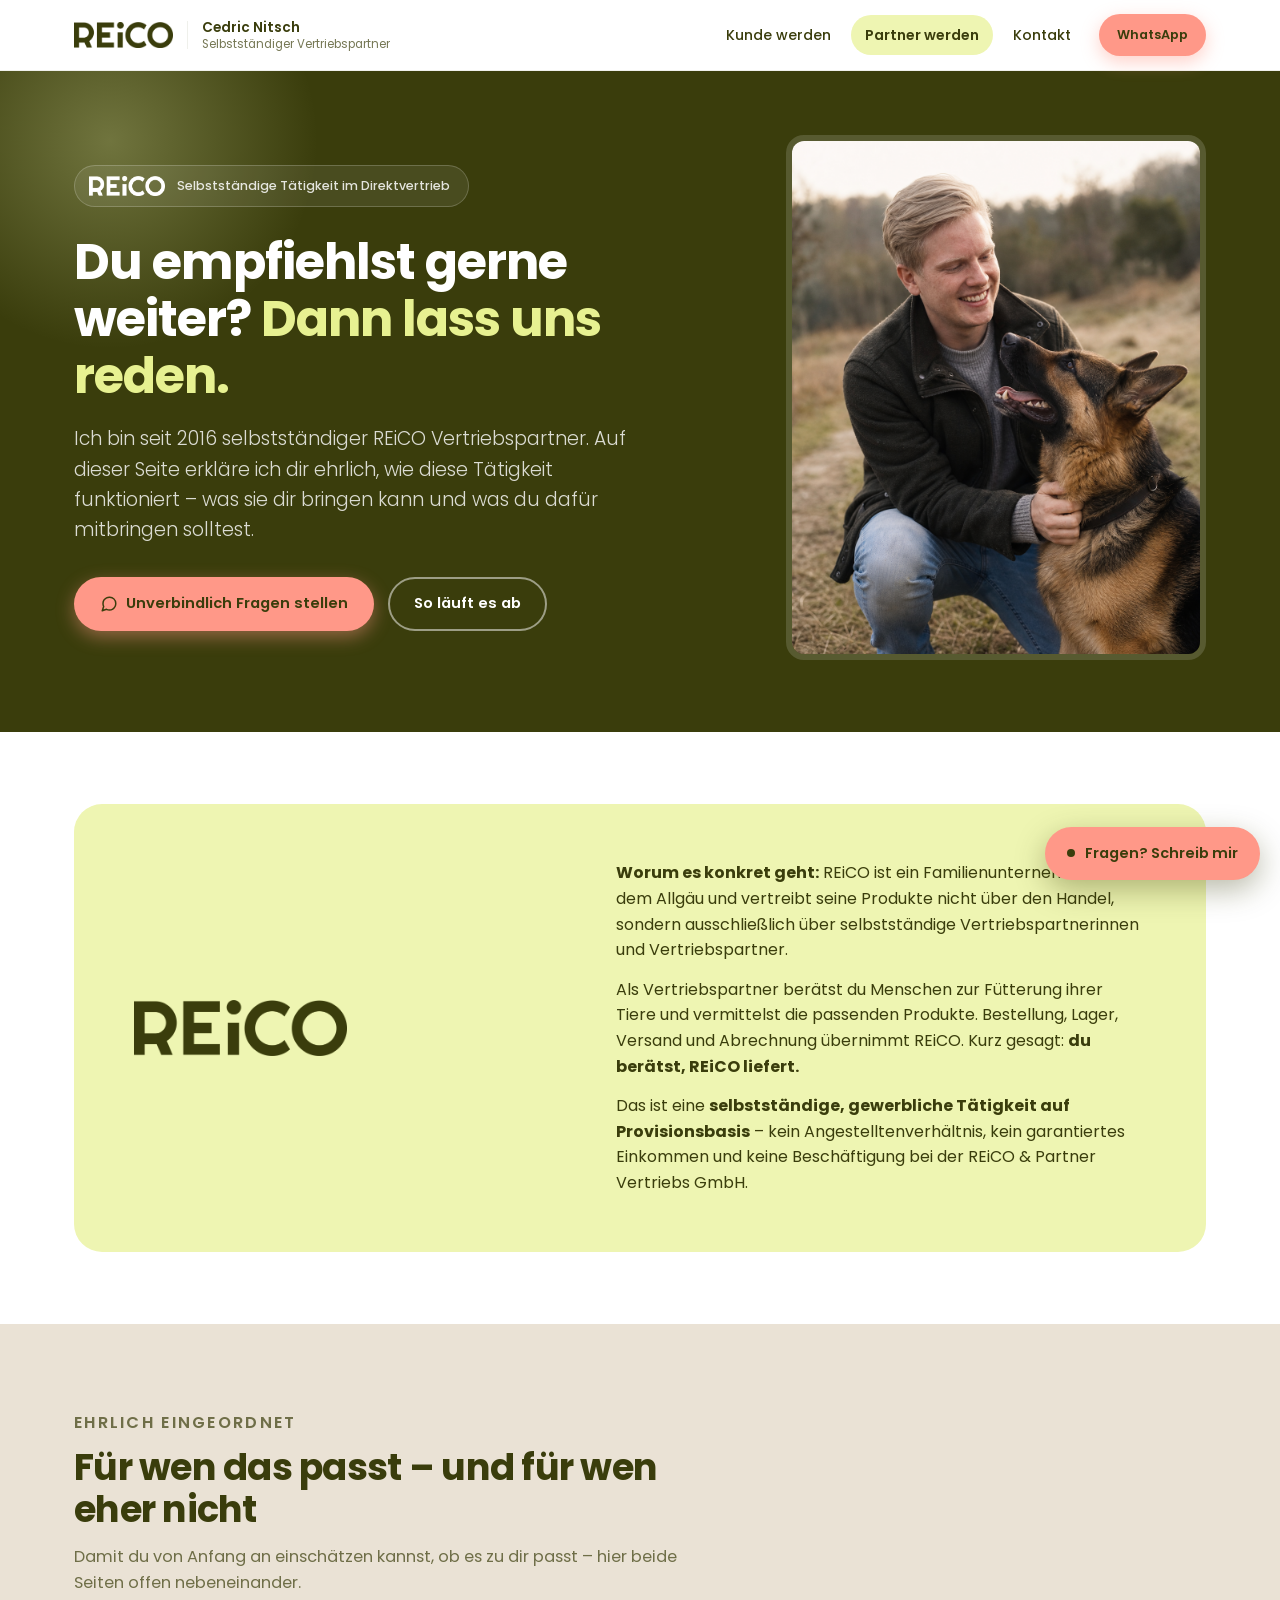
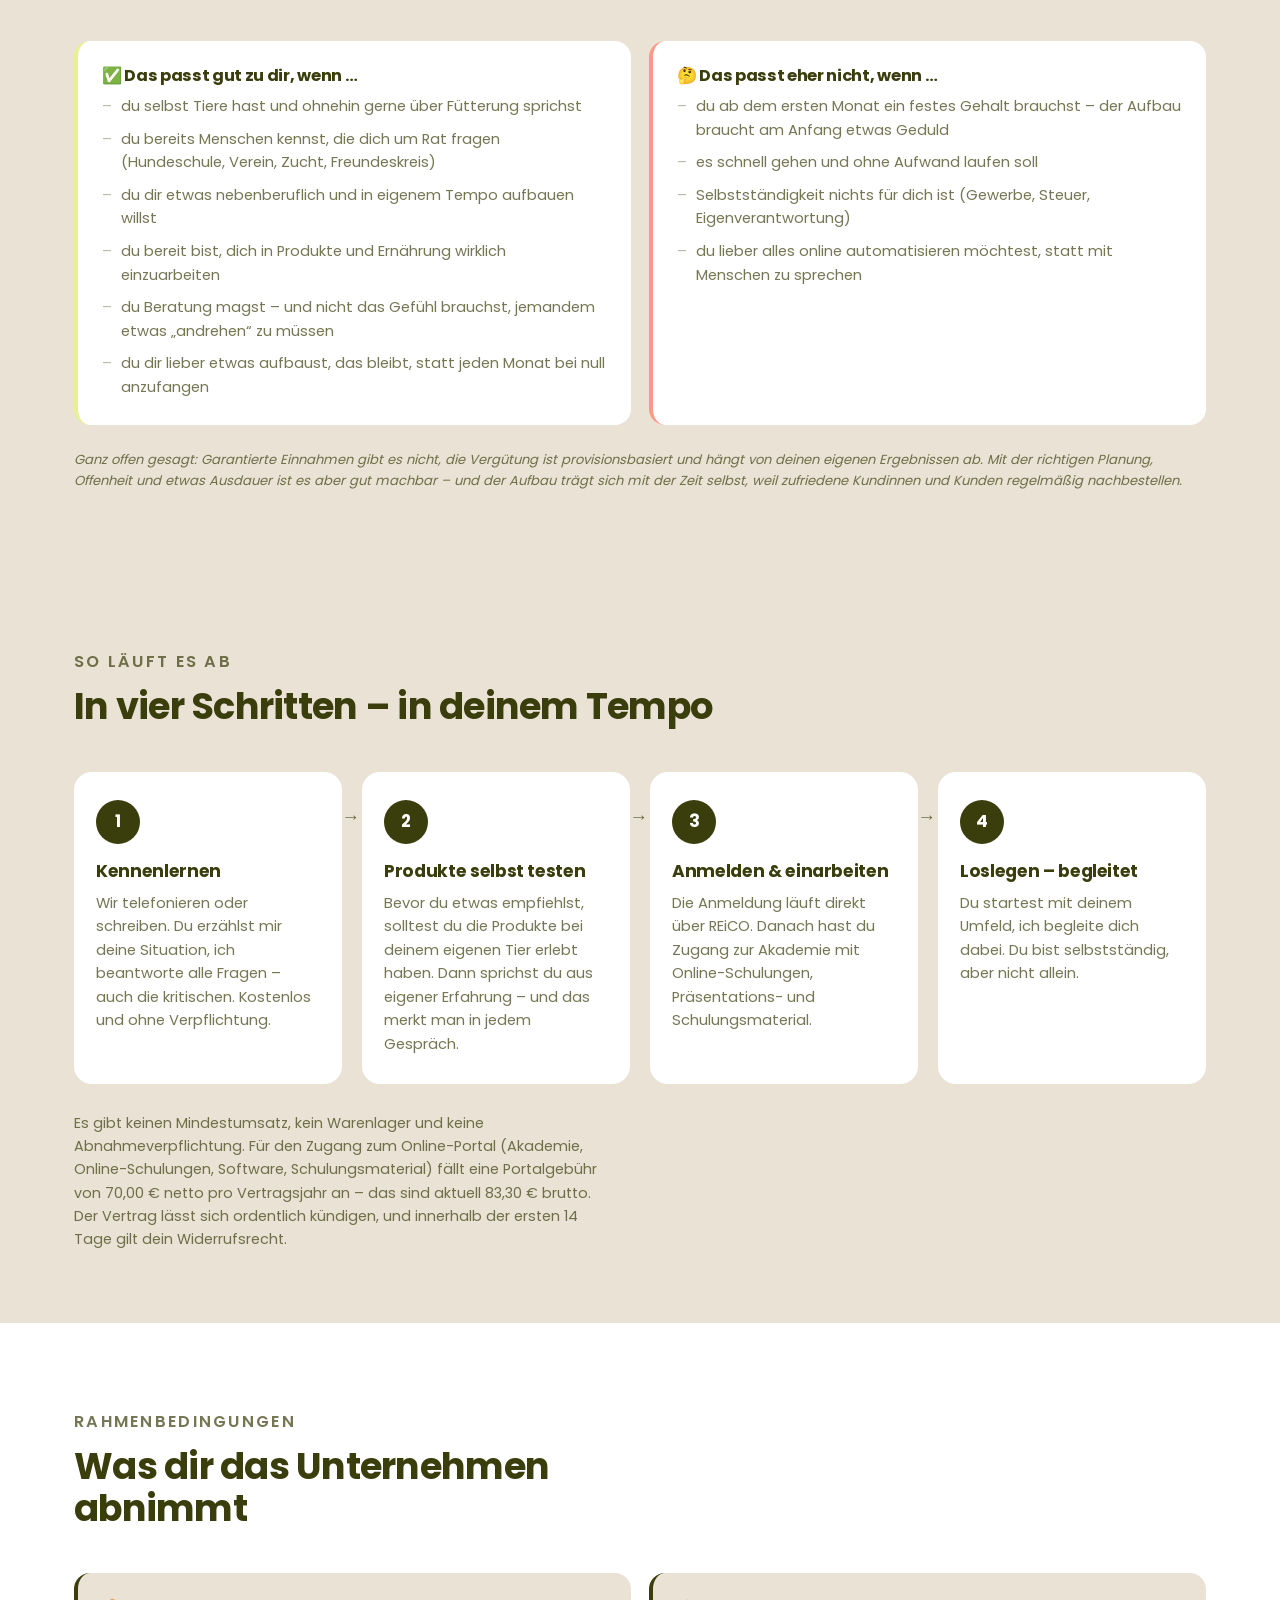
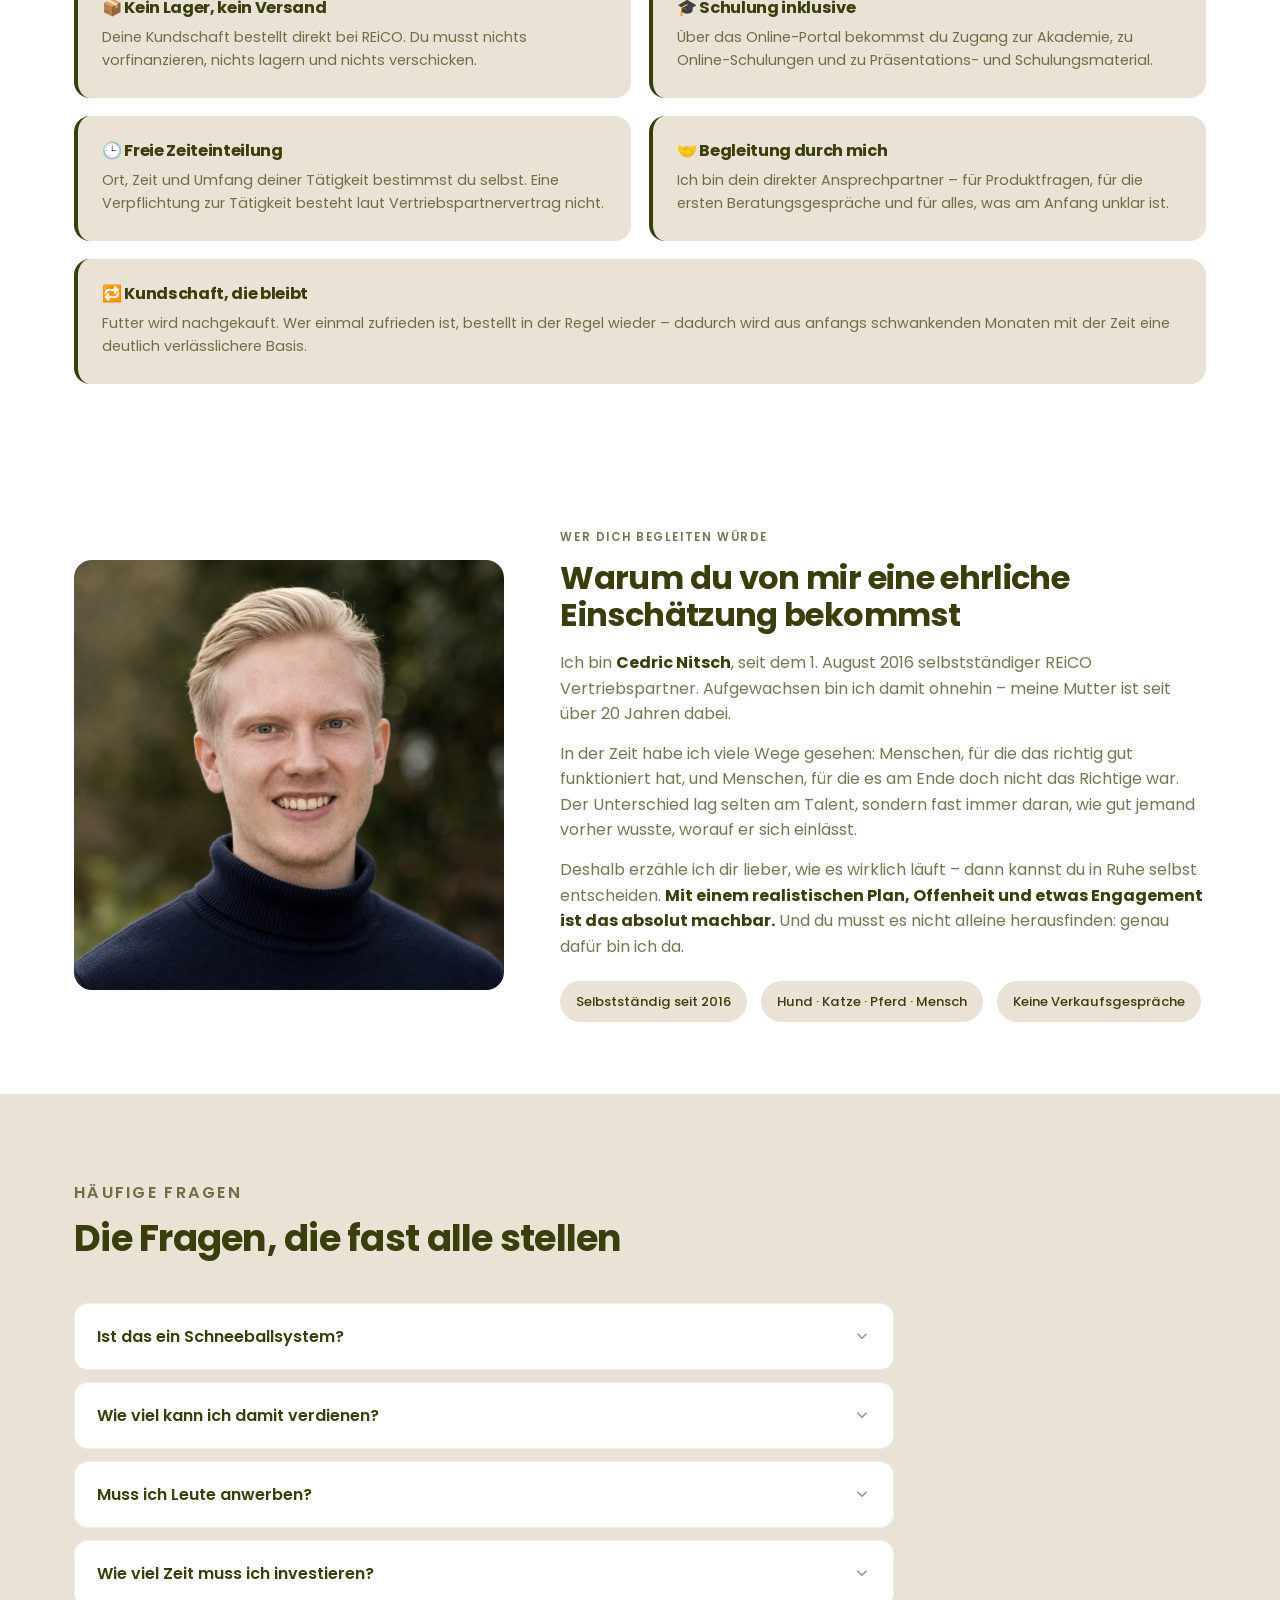
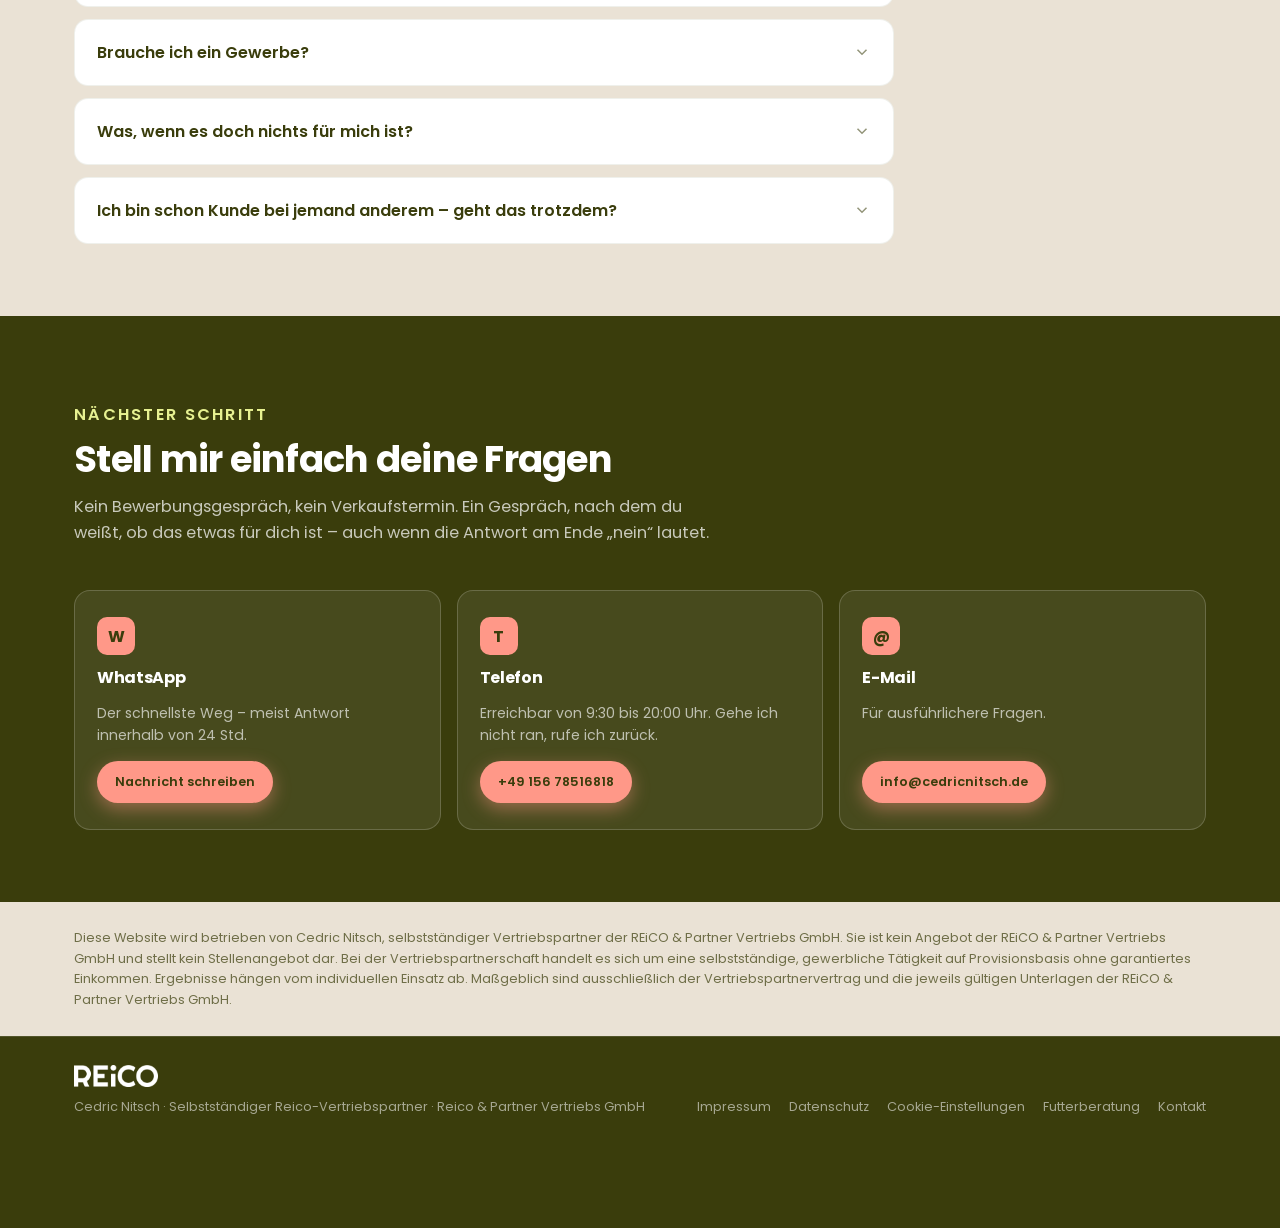
<file: partner.html>
<!DOCTYPE html>
<html lang="de">
<head>

<meta charset="UTF-8">
<meta name="viewport" content="width=device-width, initial-scale=1.0">

    <!-- 1. Cookiebot - muss das erste Script im head sein, sonst kann es die
         folgenden Skripte nicht steuern -->
    <script id="Cookiebot" src="https://consent.cookiebot.com/uc.js" data-cbid="2bcd0408-1135-44f6-bfe4-588b4e80b0f3" data-blockingmode="auto" type="text/javascript"></script>

    <!-- 2. Google Consent Mode v2 - alle vier Signale stehen bis zur
         Einwilligung auf "denied" -->
    <script data-cookieconsent="ignore">
      window.dataLayer = window.dataLayer || [];
      function gtag() { dataLayer.push(arguments); }
      gtag("consent", "default", {
        ad_personalization: "denied",
        ad_storage: "denied",
        ad_user_data: "denied",
        analytics_storage: "denied",
        functionality_storage: "denied",
        personalization_storage: "denied",
        security_storage: "granted",
        wait_for_update: 500,
      });
      gtag("set", "ads_data_redaction", true);
      gtag("set", "url_passthrough", false);
    </script>

    <!-- 3. Google Tag - laedt, haelt sich bis zur Einwilligung aber zurueck -->
    <script async src="https://www.googletagmanager.com/gtag/js?id=AW-565697665" data-cookieconsent="ignore"></script>
    <script data-cookieconsent="ignore">
      gtag('js', new Date());
      gtag('config', 'AW-565697665');
    </script>

<title>Partner werden – selbstständig im Direktvertrieb mit REiCO | Cedric Nitsch</title>
<meta name="description" content="Wie eine selbstständige Tätigkeit als REiCO Vertriebspartner aussieht – ehrlich erklärt von Cedric Nitsch, selbstständiger Vertriebspartner seit 2016.">
<meta name="robots" content="index, follow">
<link rel="canonical" href="https://cedricnitsch.de/partner.html">

<!--
  ============================================================
  RICHTLINIEN-HINWEISE ZU DIESER SEITE (bitte beim Bearbeiten beachten)
  ============================================================
  * Kein "Job"-/"Stellenanzeigen"-Framing. Laut Reico Richtlinien
    (Abschnitt 6h) ist die Gewinnung von Vertriebspartnern über
    Jobbörsen/Stellenanzeigen nicht gestattet. Es handelt sich um
    eine selbstständige Tätigkeit, nicht um ein Anstellungsverhältnis.
  * Keine Inhalte aus dem Marketing-/Vergütungsplan veröffentlichen
    (Abschnitt 4): also KEINE Provisionssätze, KEINE Provisions-
    tabellen, KEINE Verdienstbeispiele oder Einkommensversprechen.
  * Keine Region-/Gebietsangaben (kein Gebietsschutz, Abschnitt 3).
  * Kein Onlineshop-Charakter, keine Bestellfunktion.
  * Immer klar erkennbar: selbstständige Tätigkeit, nicht im Auftrag
    von Reico.
  ============================================================
-->

<!-- Favicon: das "R" aus dem REiCO-Logo auf dem Alge-Grundton der Seite.
     Der vollstaendige Schriftzug funktioniert im Quadrat nicht (zu breit),
     deshalb nur der Buchstabe - aus der Original-Logodatei geschnitten,
     nicht nachgebaut. -->
<link rel="icon" href="/favicon.ico" sizes="any">
<link rel="icon" type="image/png" sizes="96x96" href="/img/favicon-96x96.png">
<link rel="apple-touch-icon" sizes="180x180" href="/img/apple-touch-icon.png">
<link rel="manifest" href="/site.webmanifest">
<meta name="theme-color" content="#3A3D0C">

<link rel="stylesheet" href="assets/css/style.css">
</head>
<body>

<header>
  <div class="header-inner wrap">
    <a class="header-brand" href="./" aria-label="Zur Startseite">
      <img class="reico-logo" src="img/logo-alge.png" alt="REiCO Logo">
      <span class="divider"></span>
      <span class="vp-label"><strong>Cedric Nitsch</strong>Selbstständiger Vertriebspartner</span>
    </a>

    <button class="nav-toggle" id="navToggle" aria-label="Menü öffnen" aria-expanded="false" aria-controls="mainNav">
      <span></span><span></span><span></span>
    </button>

    <nav class="main-nav" id="mainNav">
      <a href="index.html#kontakt" class="nav-link">Kunde werden</a>
      <a href="partner.html" class="nav-link current" aria-current="page">Partner werden</a>
      <a href="#partner-kontakt" class="nav-link">Kontakt</a>
      <a href="https://wa.me/4915678516818?text=Hallo%20Cedric%2C%20ich%20interessiere%20mich%20f%C3%BCr%20die%20selbstst%C3%A4ndige%20T%C3%A4tigkeit%20als%20REiCO-Vertriebspartner." target="_blank" rel="noopener" class="btn btn-primary btn-small nav-cta">WhatsApp</a>
    </nav>
  </div>
</header>

<!-- ================= HERO ================= -->
<section class="page-hero">
  <div class="wrap hero-grid">
    <div>
    <div class="hero-logo-badge">
      <img class="reico-logo" src="img/logo-sauerstoff-white.png" alt="REiCO Logo">
      <span>Selbstständige Tätigkeit im Direktvertrieb</span>
    </div>
    <h1>Du empfiehlst gerne weiter? <em>Dann lass uns reden.</em></h1>
    <p class="lead">
      Ich bin seit 2016 selbstständiger REiCO Vertriebspartner. Auf dieser Seite
      erkläre ich dir ehrlich, wie diese Tätigkeit funktioniert – was sie dir
      bringen kann und was du dafür mitbringen solltest.
    </p>
    <div class="cta-row">
      <a href="https://wa.me/4915678516818?text=Hallo%20Cedric%2C%20ich%20interessiere%20mich%20f%C3%BCr%20die%20selbstst%C3%A4ndige%20T%C3%A4tigkeit%20als%20REiCO-Vertriebspartner." target="_blank" rel="noopener" class="btn btn-primary"><svg class="btn-icon" viewBox="0 0 24 24" fill="none" stroke="currentColor" stroke-width="2" stroke-linecap="round" stroke-linejoin="round"><path d="M21 11.5a8.38 8.38 0 0 1-.9 3.8 8.5 8.5 0 0 1-7.6 4.7 8.38 8.38 0 0 1-3.8-.9L3 21l1.9-5.7a8.38 8.38 0 0 1-.9-3.8 8.5 8.5 0 0 1 4.7-7.6 8.38 8.38 0 0 1 3.8-.9h.5a8.48 8.48 0 0 1 8 8v.5z"></path></svg> Unverbindlich Fragen stellen</a>
      <a href="#ablauf-partner" class="btn btn-outline" style="border-color:rgba(255,255,255,0.5); color:#fff;">So läuft es ab</a>
    </div>
    </div>
    <!-- BILD: aktuell das Foto der Startseite als Platzhalter.
         Empfehlung für ein eigenes Motiv steht in der ANLEITUNG.md. -->
    <div class="page-hero-photo">
      <img src="img/hero-hund.png" alt="Cedric Nitsch im Gespräch" loading="eager">
    </div>
  </div>
</section>

<!-- ================= WAS IST DAS ÜBERHAUPT ================= -->
<section class="warum-reico">
  <div class="wrap">
    <div class="warum-reico-inner">
      <div class="warum-reico-logo">
        <img class="reico-logo-lg" src="img/logo-alge.png" alt="REiCO Logo">
      </div>
      <div class="warum-reico-text">
        <p><strong>Worum es konkret geht:</strong> REiCO ist ein Familienunternehmen aus dem Allgäu
        und vertreibt seine Produkte nicht über den Handel, sondern ausschließlich über
        selbstständige Vertriebspartnerinnen und Vertriebspartner.</p>
        <p>Als Vertriebspartner berätst du Menschen zur Fütterung ihrer Tiere und vermittelst
        die passenden Produkte. Bestellung, Lager, Versand und Abrechnung übernimmt REiCO.
        Kurz gesagt: <strong>du berätst, REiCO liefert.</strong></p>
        <p>Das ist eine <strong>selbstständige, gewerbliche Tätigkeit auf Provisionsbasis</strong> –
        kein Angestelltenverhältnis, kein garantiertes Einkommen und keine Beschäftigung
        bei der REiCO &amp; Partner Vertriebs GmbH.</p>
      </div>
    </div>
  </div>
</section>

<!-- ================= FÜR WEN PASST DAS ================= -->
<section class="themen">
  <div class="wrap">
    <div class="section-head">
      <p class="eyebrow">Ehrlich eingeordnet</p>
      <h2>Für wen das passt – und für wen eher nicht</h2>
      <p>Damit du von Anfang an einschätzen kannst, ob es zu dir passt – hier beide Seiten offen nebeneinander.</p>
    </div>
    <div class="honest-grid">
      <div class="honest-card">
        <h3>✅ Das passt gut zu dir, wenn …</h3>
        <ul>
          <li>du selbst Tiere hast und ohnehin gerne über Fütterung sprichst</li>
          <li>du bereits Menschen kennst, die dich um Rat fragen (Hundeschule, Verein, Zucht, Freundeskreis)</li>
          <li>du dir etwas nebenberuflich und in eigenem Tempo aufbauen willst</li>
          <li>du bereit bist, dich in Produkte und Ernährung wirklich einzuarbeiten</li>
          <li>du Beratung magst – und nicht das Gefühl brauchst, jemandem etwas „andrehen“ zu müssen</li>
          <li>du dir lieber etwas aufbaust, das bleibt, statt jeden Monat bei null anzufangen</li>
        </ul>
      </div>
      <div class="honest-card contra">
        <h3>🤔 Das passt eher nicht, wenn …</h3>
        <ul>
          <li>du ab dem ersten Monat ein festes Gehalt brauchst – der Aufbau braucht am Anfang etwas Geduld</li>
          <li>es schnell gehen und ohne Aufwand laufen soll</li>
          <li>Selbstständigkeit nichts für dich ist (Gewerbe, Steuer, Eigenverantwortung)</li>
          <li>du lieber alles online automatisieren möchtest, statt mit Menschen zu sprechen</li>
        </ul>
      </div>
    </div>
    <p class="themen-disclaimer">
      Ganz offen gesagt: Garantierte Einnahmen gibt es nicht, die Vergütung ist
      provisionsbasiert und hängt von deinen eigenen Ergebnissen ab. Mit der richtigen
      Planung, Offenheit und etwas Ausdauer ist es aber gut machbar – und der Aufbau
      trägt sich mit der Zeit selbst, weil zufriedene Kundinnen und Kunden regelmäßig
      nachbestellen.
    </p>
  </div>
</section>

<!-- ================= ABLAUF ================= -->
<section class="ablauf" id="ablauf-partner">
  <div class="wrap">
    <div class="section-head">
      <p class="eyebrow">So läuft es ab</p>
      <h2>In vier Schritten – in deinem Tempo</h2>
    </div>
    <div class="steps steps-4">
      <div class="step">
        <div class="step-num">1</div>
        <h3>Kennenlernen</h3>
        <p>Wir telefonieren oder schreiben. Du erzählst mir deine Situation, ich beantworte
        alle Fragen – auch die kritischen. Kostenlos und ohne Verpflichtung.</p>
      </div>
      <div class="step">
        <div class="step-num">2</div>
        <h3>Produkte selbst testen</h3>
        <p>Bevor du etwas empfiehlst, solltest du die Produkte bei deinem eigenen Tier
        erlebt haben. Dann sprichst du aus eigener Erfahrung – und das merkt man
        in jedem Gespräch.</p>
      </div>
      <div class="step">
        <div class="step-num">3</div>
        <h3>Anmelden &amp; einarbeiten</h3>
        <p>Die Anmeldung läuft direkt über REiCO. Danach hast du Zugang zur Akademie mit
        Online-Schulungen, Präsentations- und Schulungsmaterial.</p>
      </div>
      <div class="step">
        <div class="step-num">4</div>
        <h3>Loslegen – begleitet</h3>
        <p>Du startest mit deinem Umfeld, ich begleite dich dabei. Du bist selbstständig,
        aber nicht allein.</p>
      </div>
    </div>
    <p class="ablauf-note">
      Es gibt keinen Mindestumsatz, kein Warenlager und keine Abnahmeverpflichtung.
      Für den Zugang zum Online-Portal (Akademie, Online-Schulungen, Software,
      Schulungsmaterial) fällt eine Portalgebühr von 70,00 € netto pro Vertragsjahr an –
      das sind aktuell 83,30 € brutto. Der Vertrag lässt sich ordentlich kündigen,
      und innerhalb der ersten 14 Tage gilt dein Widerrufsrecht.
    </p>
  </div>
</section>

<!-- ================= WAS DU BEKOMMST ================= -->
<section class="themen section-on-white" style="background:var(--weiss)">
  <div class="wrap">
    <div class="section-head">
      <p class="eyebrow">Rahmenbedingungen</p>
      <h2>Was dir das Unternehmen abnimmt</h2>
    </div>
    <div class="theme-grid">
      <div class="theme-card">
        <h3>📦 Kein Lager, kein Versand</h3>
        <p>Deine Kundschaft bestellt direkt bei REiCO. Du musst nichts vorfinanzieren,
        nichts lagern und nichts verschicken.</p>
      </div>
      <div class="theme-card">
        <h3>🎓 Schulung inklusive</h3>
        <p>Über das Online-Portal bekommst du Zugang zur Akademie, zu Online-Schulungen und
        zu Präsentations- und Schulungsmaterial.</p>
      </div>
      <div class="theme-card">
        <h3>🕒 Freie Zeiteinteilung</h3>
        <p>Ort, Zeit und Umfang deiner Tätigkeit bestimmst du selbst. Eine Verpflichtung
        zur Tätigkeit besteht laut Vertriebspartnervertrag nicht.</p>
      </div>
      <div class="theme-card">
        <h3>🤝 Begleitung durch mich</h3>
        <p>Ich bin dein direkter Ansprechpartner – für Produktfragen, für die ersten
        Beratungsgespräche und für alles, was am Anfang unklar ist.</p>
      </div>
      <div class="theme-card">
        <h3>🔁 Kundschaft, die bleibt</h3>
        <p>Futter wird nachgekauft. Wer einmal zufrieden ist, bestellt in der Regel
        wieder – dadurch wird aus anfangs schwankenden Monaten mit der Zeit eine
        deutlich verlässlichere Basis.</p>
      </div>
    </div>
  </div>
</section>

<!-- ================= ÜBER MICH ================= -->
<section class="about">
  <div class="wrap about-inner">
    <div class="about-photo">
      <img src="img/about-portrait.png" alt="Portrait von Cedric Nitsch" class="about-photo-img">
    </div>
    <div class="about-text">
      <p class="eyebrow">Wer dich begleiten würde</p>
      <h2>Warum du von mir eine ehrliche Einschätzung bekommst</h2>
      <p>
        Ich bin <strong>Cedric Nitsch</strong>, seit dem 1. August 2016 selbstständiger
        REiCO Vertriebspartner. Aufgewachsen bin ich damit ohnehin – meine Mutter ist
        seit über 20 Jahren dabei.
      </p>
      <p>
        In der Zeit habe ich viele Wege gesehen: Menschen, für die das richtig gut
        funktioniert hat, und Menschen, für die es am Ende doch nicht das Richtige war.
        Der Unterschied lag selten am Talent, sondern fast immer daran, wie gut jemand
        vorher wusste, worauf er sich einlässt.
      </p>
      <p>
        Deshalb erzähle ich dir lieber, wie es wirklich läuft – dann kannst du in Ruhe
        selbst entscheiden. <strong>Mit einem realistischen Plan, Offenheit und etwas
        Engagement ist das absolut machbar.</strong> Und du musst es nicht alleine
        herausfinden: genau dafür bin ich da.
      </p>
      <div class="about-badges">
        <span class="about-badge">Selbstständig seit 2016</span>
        <span class="about-badge">Hund · Katze · Pferd · Mensch</span>
        <span class="about-badge">Keine Verkaufsgespräche</span>
      </div>
    </div>
  </div>
</section>

<!-- ================= FAQ ================= -->
<section class="ablauf">
  <div class="wrap">
    <div class="section-head">
      <p class="eyebrow">Häufige Fragen</p>
      <h2>Die Fragen, die fast alle stellen</h2>
    </div>
    <div class="faq-list">
      <div class="faq-item">
        <button class="faq-q" aria-expanded="false">Ist das ein Schneeballsystem?
          <svg class="chev" width="18" height="18" viewBox="0 0 24 24" fill="none" stroke="currentColor" stroke-width="2"><polyline points="6 9 12 15 18 9"></polyline></svg>
        </button>
        <div class="faq-a">
          <p>Nein. Bei einem Schneeballsystem entsteht der Ertrag durch das Anwerben neuer
          Teilnehmer. Hier entsteht er dadurch, dass echte Produkte an echte Endkunden
          vermittelt werden, die immer wieder nachbestellen. REiCO ist seit über 30 Jahren
          am Markt und Mitglied im Bundesverband Direktvertrieb Deutschland (BDD), dessen
          Verhaltensrichtlinien für alle Vertriebspartner verbindlich sind.</p>
        </div>
      </div>
      <div class="faq-item">
        <button class="faq-q" aria-expanded="false">Wie viel kann ich damit verdienen?
          <svg class="chev" width="18" height="18" viewBox="0 0 24 24" fill="none" stroke="currentColor" stroke-width="2"><polyline points="6 9 12 15 18 9"></polyline></svg>
        </button>
        <div class="faq-a">
          <p>Konkrete Zahlen darf ich hier nicht nennen – der Vergütungsplan ist ein internes
          Dokument und gehört nicht auf eine öffentliche Website. Was ich dir sagen kann: Die
          Vergütung ist provisionsbasiert, garantierte Einnahmen gibt es nicht, und am Anfang
          schwankt es. Der entscheidende Punkt ist aber, dass Tiernahrung ein Verbrauchsprodukt
          ist: Wer zufrieden ist, bestellt wieder. Dadurch baust du dir Schritt für Schritt
          eine Basis auf, statt jeden Monat wieder bei null zu starten.</p>
          <p>Den vollständigen Vergütungsplan bekommst du offiziell von REiCO – wir gehen ihn
          gemeinsam durch, bevor du dich entscheidest. Dann kannst du selbst rechnen, statt
          dich auf Versprechen zu verlassen.</p>
        </div>
      </div>
      <div class="faq-item">
        <button class="faq-q" aria-expanded="false">Muss ich Leute anwerben?
          <svg class="chev" width="18" height="18" viewBox="0 0 24 24" fill="none" stroke="currentColor" stroke-width="2"><polyline points="6 9 12 15 18 9"></polyline></svg>
        </button>
        <div class="faq-a">
          <p>Nein. Viele Vertriebspartner betreuen ausschließlich Endkunden und bauen nie
          ein Team auf. Ob du irgendwann jemanden mitnimmst, entscheidest du – es ist keine
          Voraussetzung.</p>
        </div>
      </div>
      <div class="faq-item">
        <button class="faq-q" aria-expanded="false">Wie viel Zeit muss ich investieren?
          <svg class="chev" width="18" height="18" viewBox="0 0 24 24" fill="none" stroke="currentColor" stroke-width="2"><polyline points="6 9 12 15 18 9"></polyline></svg>
        </button>
        <div class="faq-a">
          <p>Das bestimmst du selbst – Ort, Zeit und Umfang sind laut Vertriebspartnervertrag
          frei wählbar, eine Verpflichtung zur Tätigkeit gibt es nicht. Viele starten
          nebenberuflich mit ein paar Stunden pro Woche. Fair gesagt: Am Anfang zahlt sich
          Regelmäßigkeit mehr aus als große Zeitblöcke – lieber jede Woche ein paar Gespräche
          als einmal im Monat ein Kraftakt.</p>
        </div>
      </div>
      <div class="faq-item">
        <button class="faq-q" aria-expanded="false">Brauche ich ein Gewerbe?
          <svg class="chev" width="18" height="18" viewBox="0 0 24 24" fill="none" stroke="currentColor" stroke-width="2"><polyline points="6 9 12 15 18 9"></polyline></svg>
        </button>
        <div class="faq-a">
          <p>Du bist selbstständiger Gewerbetreibender auf Provisionsbasis – ein Gewerbe
          gehört also dazu. Wie du das steuerlich handhabst (z. B. Kleinunternehmerregelung),
          besprichst du am besten mit deinem Steuerberater – ich bin weder Steuer- noch
          Rechtsberater und möchte dir dazu nichts Falsches sagen.</p>
        </div>
      </div>
      <div class="faq-item">
        <button class="faq-q" aria-expanded="false">Was, wenn es doch nichts für mich ist?
          <svg class="chev" width="18" height="18" viewBox="0 0 24 24" fill="none" stroke="currentColor" stroke-width="2"><polyline points="6 9 12 15 18 9"></polyline></svg>
        </button>
        <div class="faq-a">
          <p>Innerhalb von 14 Tagen nach Vertragsschluss steht dir dein Widerrufsrecht zu.
          Danach kann der Vertrag ordentlich gekündigt werden. Du sitzt auf keiner Ware,
          weil du nie welche einkaufen musstest.</p>
        </div>
      </div>
      <div class="faq-item">
        <button class="faq-q" aria-expanded="false">Ich bin schon Kunde bei jemand anderem – geht das trotzdem?
          <svg class="chev" width="18" height="18" viewBox="0 0 24 24" fill="none" stroke="currentColor" stroke-width="2"><polyline points="6 9 12 15 18 9"></polyline></svg>
        </button>
        <div class="faq-a">
          <p>Sprich in dem Fall am besten zuerst mit deiner bisherigen Betreuung – das ist
          unter Kolleginnen und Kollegen einfach fair, und der Kundenschutz ist bei REiCO
          klar geregelt. Ich werbe niemandem Kunden ab.</p>
        </div>
      </div>
    </div>
  </div>
</section>

<!-- ================= KONTAKT ================= -->
<section class="partner-cta" id="partner-kontakt">
  <div class="wrap">
    <div class="section-head">
      <p class="eyebrow" style="color:var(--chloro-dunkel)">Nächster Schritt</p>
      <h2>Stell mir einfach deine Fragen</h2>
      <p>Kein Bewerbungsgespräch, kein Verkaufstermin. Ein Gespräch, nach dem du
      weißt, ob das etwas für dich ist – auch wenn die Antwort am Ende „nein“ lautet.</p>
    </div>
    <div class="kontakt-grid">
      <div class="kontakt-card">
        <div class="icon">W</div>
        <h3>WhatsApp</h3>
        <p>Der schnellste Weg – meist Antwort innerhalb von 24 Std.</p>
        <a href="https://wa.me/4915678516818?text=Hallo%20Cedric%2C%20ich%20interessiere%20mich%20f%C3%BCr%20die%20selbstst%C3%A4ndige%20T%C3%A4tigkeit%20als%20REiCO-Vertriebspartner." target="_blank" rel="noopener" class="btn btn-primary btn-small">Nachricht schreiben</a>
      </div>
      <div class="kontakt-card">
        <div class="icon">T</div>
        <h3>Telefon</h3>
        <p>Erreichbar von 9:30 bis 20:00 Uhr. Gehe ich nicht ran, rufe ich zurück.</p>
        <a href="tel:+4915678516818" class="btn btn-primary btn-small">+49 156 78516818</a>
      </div>
      <div class="kontakt-card">
        <div class="icon">@</div>
        <h3>E-Mail</h3>
        <p>Für ausführlichere Fragen.</p>
        <a href="mailto:info@cedricnitsch.de" class="btn btn-primary btn-small">info@cedricnitsch.de</a>
      </div>
    </div>
  </div>
</section>

<div class="compliance-note">
  <div class="wrap">
    Diese Website wird betrieben von Cedric Nitsch, selbstständiger Vertriebspartner der
    REiCO &amp; Partner Vertriebs GmbH. Sie ist kein Angebot der REiCO &amp; Partner Vertriebs GmbH
    und stellt kein Stellenangebot dar. Bei der Vertriebspartnerschaft handelt es sich um eine
    selbstständige, gewerbliche Tätigkeit auf Provisionsbasis ohne garantiertes Einkommen.
    Ergebnisse hängen vom individuellen Einsatz ab. Maßgeblich sind ausschließlich der
    Vertriebspartnervertrag und die jeweils gültigen Unterlagen der REiCO &amp; Partner Vertriebs GmbH.
  </div>
</div>

<footer>
  <div class="wrap">
    <div class="footer-logo">
      <a href="./" aria-label="Zur Startseite"><img class="reico-logo" src="img/logo-sauerstoff-white.png" alt="REiCO Logo"></a>
    </div>
  </div>
  <div class="wrap footer-inner">
    <div>Cedric Nitsch · Selbstständiger Reico-Vertriebspartner · Reico &amp; Partner Vertriebs GmbH</div>
    <div class="footer-links">
      <a href="impressum.html">Impressum</a>
      <a href="datenschutz.html">Datenschutz</a>
      <a href="#" onclick="if(window.Cookiebot){Cookiebot.renew();}return false;">Cookie-Einstellungen</a>
      <a href="index.html">Futterberatung</a>
      <a href="#partner-kontakt">Kontakt</a>
    </div>
  </div>
</footer>

<a href="https://wa.me/4915678516818?text=Hallo%20Cedric%2C%20ich%20interessiere%20mich%20f%C3%BCr%20die%20selbstst%C3%A4ndige%20T%C3%A4tigkeit%20als%20REiCO-Vertriebspartner."
   target="_blank" rel="noopener" class="sticky-wa">
  <span class="wa-dot"></span>
  <span class="wa-label-full">Fragen? Schreib mir</span>
  <span class="wa-label-short">WhatsApp</span>
</a>

<script src="assets/js/nav.js" defer></script>
</body>
</html>
</file>
<file: assets/css/style.css>
:root{
    --alge: #3A3D0C;
    --kalk: #EAE2D5;
    --chloro-hell: #EEF5B2;
    --chloro-dunkel: #E7F191;
    --weiss: #FFFFFF;
    --kristall: #FF9888;
    --alge-70: rgba(58,61,12,0.7);
    --alge-10: rgba(58,61,12,0.08);
    --radius: 18px;
    --maxw: 1180px;
  }

  *{ box-sizing:border-box; margin:0; padding:0; }

  html{ scroll-behavior:smooth; }
  /* Die Kopfzeile ist "sticky". Ohne diesen Abstand landet ein Sprung zu
     #futtercheck / #kontakt mit der Ueberschrift UNTER der Kopfzeile. */
  html{ scroll-padding-top: 84px; }

  body{
    font-family:'Poppins', sans-serif;
    color: var(--alge);
    background: var(--weiss);
    line-height:1.6;
    -webkit-font-smoothing:antialiased;
  }

  img{ max-width:100%; display:block; }

  a{ color:inherit; text-decoration:none; }

  .wrap{
    max-width: var(--maxw);
    margin:0 auto;
    padding: 0 24px;
  }

  h1,h2,h3{ font-weight:700; line-height:1.15; letter-spacing:-0.02em; }

  .eyebrow{
    text-transform:uppercase;
    letter-spacing:0.14em;
    font-size:0.72rem;
    font-weight:600;
    color: var(--alge-70);
  }

  /* ---------- HEADER ---------- */
  header{
    position:sticky;
    top:0;
    z-index:50;
    background: rgba(255,255,255,0.92);
    backdrop-filter: blur(8px);
    border-bottom:1px solid var(--alge-10);
  }
  .header-inner{
    display:flex;
    align-items:center;
    justify-content:space-between;
    padding: 14px 24px;
  }
  .logo-mark{
    font-weight:800;
    font-size:1.05rem;
    letter-spacing:0.02em;
    display:flex;
    align-items:center;
    gap:8px;
  }
  .logo-mark .dot{
    width:9px; height:9px; border-radius:50%;
    background: var(--kristall);
    display:inline-block;
  }
  .logo-sub{
    font-size:0.68rem;
    color: var(--alge-70);
    font-weight:400;
    display:block;
  }

  .btn{
    display:inline-flex;
    align-items:center;
    gap:8px;
    padding: 13px 24px;
    border-radius: 999px;
    font-weight:600;
    font-size:0.92rem;
    border:2px solid transparent;
    cursor:pointer;
    transition: transform .15s ease, box-shadow .15s ease;
    white-space:nowrap;
  }
  .btn:active{ transform: scale(0.97); }
  .btn-icon{
    width:18px; height:18px;
    flex-shrink:0;
  }

  .btn-primary{
    background: var(--kristall);
    color: var(--alge);
    box-shadow: 0 6px 18px rgba(255,152,136,0.45);
  }
  .btn-primary:hover{ box-shadow: 0 8px 22px rgba(255,152,136,0.6); transform: translateY(-1px); }
  .btn-outline{
    background:transparent;
    border-color: var(--kristall);
    color: var(--kristall);
  }
  .btn-outline:hover{ background: var(--kristall); color: var(--alge); }
  .btn-small{ padding: 9px 16px; font-size:0.8rem; }

  /* Haupt-CTA: bewusst groesser als ein normaler Button, damit in der
     Hero-Sektion eindeutig ist, was der erste Schritt sein soll. */
  .btn-lg{ padding:17px 32px; font-size:1.02rem; }
  .btn-lg .btn-icon{ width:20px; height:20px; }

  /* Dezenter, langsamer Puls auf dem Schein des Buttons - zieht den Blick,
     ohne zu zappeln. Beim Hovern haelt er an, damit der normale
     Hover-Effekt sichtbar bleibt. Wer im Betriebssystem "Bewegung
     reduzieren" eingestellt hat, bekommt gar keine Animation. */
  @keyframes cta-puls{
    0%, 100%{ box-shadow: 0 6px 18px rgba(255,152,136,0.45); }
    50%     { box-shadow: 0 10px 30px rgba(255,152,136,0.85); }
  }
  .btn-puls{ animation: cta-puls 2.8s ease-in-out infinite; }
  /* Zweiter Haupt-Button (Futtercheck): Chlorophyll statt Koralle, damit
     er neben "Neukunde werden" als EIGENER Weg erkennbar bleibt. Auf dem
     dunklen Alge-Hero ist Chlorophyll der kontrastreichste Ton der Seite. */
  .btn-highlight{
    background: var(--chloro-hell);
    color: var(--alge);
    box-shadow: 0 6px 18px rgba(238,245,178,0.28);
  }
  .btn-highlight:hover{ background: var(--chloro-dunkel); box-shadow: 0 8px 24px rgba(238,245,178,0.45); transform: translateY(-1px); }
  /* Kleines "2 Min."-Etikett im Button - senkt die Einstiegshuerde. */
  .btn-hint{
    font-size:0.72rem; font-weight:600;
    padding:3px 8px; border-radius:999px;
    background: var(--alge); color: var(--chloro-hell);
    margin-left:2px;
  }

  .btn-puls:hover{ animation:none; }
  @media (prefers-reduced-motion: reduce){
    .btn-puls{ animation:none; }
  }


  /* ---------- HERO ---------- */
  .hero{
    background: var(--alge);
    color: var(--weiss);
    position:relative;
    overflow:hidden;
    padding: 56px 0 72px;
  }
  .hero::before{
    content:"";
    position:absolute;
    top:-120px; right:-120px;
    width:420px; height:420px;
    border-radius:50%;
    background: radial-gradient(circle, var(--chloro-hell) 0%, transparent 70%);
    opacity:0.35;
  }
  .hero-inner{
    position:relative;
    z-index:2;
    display:grid;
    gap:36px;
  }
  @media(min-width:900px){
    .hero-inner{ grid-template-columns: 1.15fr 0.85fr; align-items:center; gap:56px; }
  }
  .hero-badge{
    display:inline-flex;
    align-items:center;
    gap:8px;
    background: rgba(255,255,255,0.1);
    border:1px solid rgba(255,255,255,0.25);
    padding: 7px 16px;
    border-radius:999px;
    font-size:0.78rem;
    font-weight:500;
    margin-bottom:22px;
  }
  .hero h1{
    font-size: clamp(2.1rem, 5.2vw, 3.4rem);
    color: var(--weiss);
    margin-bottom:20px;
  }
  .hero h1 em{
    font-style:normal;
    color: var(--chloro-dunkel);
  }
  .hero p.lead{
    font-size: clamp(1rem, 2vw, 1.2rem);
    color: rgba(255,255,255,0.82);
    max-width: 46ch;
    margin-bottom:32px;
    font-weight:300;
  }
  .hero-ctas{
    display:flex;
    flex-wrap:wrap;
    /* Ohne align-items werden alle Buttons auf die Hoehe des groessten
       gestreckt - der Haupt-CTA waere dann nicht mehr sichtbar groesser
       als die Nebenwege. */
    align-items:center;
    gap:14px;
    margin-bottom:26px;
  }
  .hero-ctas .btn-outline{
    border-color: rgba(255,255,255,0.5);
    color: var(--weiss);
  }
  .hero-ctas .btn-outline:hover{ background: rgba(255,255,255,0.12); color:var(--weiss); }
  /* Auf dem Handy alle Hero-Buttons gleich breit: wirkt aufgeraeumter und
     verhindert, dass der lange Futtercheck-Button bei 360px ueber den Rand
     ragt. */
  @media(max-width:520px){
    .hero-ctas .btn{ width:100%; justify-content:center; }
    /* .btn verbietet sonst Zeilenumbrueche - der lange Futtercheck-Button
       wuerde dann die ganze Spalte breiter als den Bildschirm druecken. */
    .hero-ctas .btn-lg{ padding-left:18px; padding-right:18px; font-size:0.98rem; white-space:normal; text-align:center; }
    .hero-ctas .btn-hint{ white-space:nowrap; }
  }
  /* Sehr schmale Handys: "2 Min."-Etikett weg, damit der Button einzeilig
     bleibt - der Text "Kostenloser Futtercheck" traegt auch allein. */
  @media(max-width:400px){
    .hero-ctas .btn-hint{ display:none; }
  }

  .trustline{
    font-size:0.85rem;
    color: rgba(255,255,255,0.65);
    display:flex;
    align-items:center;
    gap:10px;
    flex-wrap:wrap;
  }
  .trustline .sep{ opacity:0.5; }

  .hero-visual{
    position:relative;
  }
  .hero-photo-frame{
    aspect-ratio: 4/5;
    background: var(--chloro-hell);
    border-radius: var(--radius);
    display:flex;
    align-items:center;
    justify-content:center;
    color: var(--alge);
    font-size:0.85rem;
    text-align:center;
    padding:0;
    position:relative;
    overflow:hidden;
    border: 6px solid rgba(255,255,255,0.15);
  }
  .hero-photo-frame span{ opacity:0.55; padding:24px; }
  .hero-photo-img{ width:100%; height:100%; object-fit:cover; display:block; }

  /* ---------- SECTION GENERIC ---------- */
  section{ padding: 72px 0; }
  .section-head{
    max-width: 640px;
    margin-bottom:44px;
  }
  .section-head h2{
    font-size: clamp(1.6rem, 3.4vw, 2.3rem);
    margin-top:10px;
  }
  .section-head p{
    margin-top:14px;
    color: var(--alge-70);
    font-size:1.02rem;
  }

  /* ---------- ABLAUF / TIMELINE ---------- */
  .ablauf{ background: var(--kalk); }
  .steps{
    display:grid;
    gap:20px;
  }
  @media(min-width:800px){
    .steps{ grid-template-columns: repeat(3, 1fr); gap:28px; }
  }
  .step{
    background: var(--weiss);
    border-radius: var(--radius);
    padding:32px 26px;
    position:relative;
  }
  .step-num{
    width:44px; height:44px;
    border-radius:50%;
    background: var(--alge);
    color: var(--weiss);
    display:flex; align-items:center; justify-content:center;
    font-weight:700;
    margin-bottom:18px;
    font-size:1.05rem;
  }
  .step h3{ font-size:1.08rem; margin-bottom:10px; }
  .step p{ font-size:0.92rem; color: var(--alge-70); }
  .steps-connector{
    display:none;
  }
  @media(min-width:800px){
    .steps:not(.steps-4) .step:not(:last-child)::after{
      content:"→";
      position:absolute;
      right:-26px;
      top:32px;
      font-size:1.3rem;
      color: var(--alge-70);
    }
  }
  .ablauf-note{
    margin-top:28px;
    font-size:0.9rem;
    color: var(--alge-70);
    max-width: 60ch;
  }

  /* ---------- QUIZ ---------- */
  .quiz{
    background: var(--weiss);
  }
  .quiz-card{
    background: var(--alge);
    color: var(--weiss);
    border-radius: 24px;
    padding: 40px 24px;
  }
  @media(min-width:700px){ .quiz-card{ padding: 52px 48px; } }
  .quiz-card .eyebrow{ color: var(--chloro-dunkel); }
  .quiz-card h2{ color: var(--weiss); font-size: clamp(1.5rem, 3vw, 2rem); margin: 10px 0 8px; }
  .quiz-card p.lead{ color: rgba(255,255,255,0.75); max-width:56ch; margin-bottom:30px; font-size:0.98rem; }

  .quiz-options{
    display:grid;
    gap:12px;
    grid-template-columns: 1fr;
    margin-bottom:26px;
  }
  @media(min-width:640px){
    .quiz-options{ grid-template-columns: 1fr 1fr; }
  }
  .quiz-option{
    background: rgba(255,255,255,0.06);
    border:1.5px solid rgba(255,255,255,0.22);
    border-radius:14px;
    padding:18px 20px;
    text-align:left;
    cursor:pointer;
    color: var(--weiss);
    font-family:inherit;
    font-size:0.96rem;
    font-weight:500;
    display:flex;
    align-items:center;
    justify-content:space-between;
    gap:12px;
    transition: background .15s ease, border-color .15s ease, transform .1s ease;
  }
  .quiz-option:hover{
    background: rgba(255,255,255,0.14);
    border-color: var(--chloro-dunkel);
  }
  .quiz-option.active{
    background: var(--kristall);
    color: var(--alge);
    border-color: var(--kristall);
  }
  .quiz-option .arrow{ opacity:0.6; font-size:1.1rem; }

  .quiz-result{
    display:none;
    background: rgba(255,255,255,0.08);
    border-radius:14px;
    padding:22px 24px;
    margin-top:8px;
  }
  .quiz-result.show{ display:block; }
  .quiz-result p{ font-size:0.9rem; color: rgba(255,255,255,0.78); margin-bottom:14px; }
  .quiz-result .btn-primary{ width:100%; justify-content:center; }
  @media(min-width:520px){ .quiz-result .btn-primary{ width:auto; } }

  /* ---------- THEMEN ---------- */
  .themen{ background: var(--kalk); }
  .theme-grid{
    display:grid;
    gap:18px;
    grid-template-columns: 1fr;
  }
  @media(min-width:640px){ .theme-grid{ grid-template-columns: 1fr 1fr; } }
  .theme-card{
    background: var(--weiss);
    border-radius:16px;
    padding:26px 24px;
    border-left: 4px solid var(--chloro-dunkel);
  }
  .theme-card h3{ font-size:1.02rem; margin-bottom:8px; }
  .theme-card p{ font-size:0.9rem; color: var(--alge-70); }
  .themen-disclaimer{
    margin-top:24px;
    font-size:0.82rem;
    color: var(--alge-70);
    font-style:italic;
  }

  /* ---------- ÜBER MICH ---------- */
  .about{ background: var(--weiss); }
  .about-inner{
    display:grid;
    gap:36px;
    align-items:center;
  }
  @media(min-width:860px){
    .about-inner{ grid-template-columns: 0.8fr 1.2fr; gap:56px; }
  }
  .about-photo{
    aspect-ratio: 1/1;
    background: var(--chloro-hell);
    border-radius: var(--radius);
    display:flex;
    align-items:center;
    justify-content:center;
    text-align:center;
    padding:0;
    color: var(--alge-70);
    font-size:0.85rem;
    overflow:hidden;
  }
  .about-photo-img{ width:100%; height:100%; object-fit:cover; display:block; }
  .about-text h2{ font-size: clamp(1.5rem, 3vw, 2rem); margin-bottom:16px; }
  .about-text p{ margin-bottom:14px; color: var(--alge-70); }
  .about-text p strong{ color: var(--alge); }
  .about-badges{
    display:flex;
    gap:14px;
    flex-wrap:wrap;
    margin-top:22px;
  }
  .about-badge{
    background: var(--kalk);
    padding:10px 16px;
    border-radius:999px;
    font-size:0.82rem;
    font-weight:500;
  }

  /* ---------- KONTAKT ---------- */
  .kontakt{
    background: var(--alge);
    color: var(--weiss);
  }
  .kontakt .section-head p{ color: rgba(255,255,255,0.7); }
  .kontakt-grid{
    display:grid;
    gap:16px;
    grid-template-columns: 1fr;
  }
  @media(min-width:760px){ .kontakt-grid{ grid-template-columns: repeat(3, 1fr); } }
  .kontakt-card{
    background: rgba(255,255,255,0.07);
    border:1px solid rgba(255,255,255,0.18);
    border-radius:16px;
    padding:26px 22px;
    display:flex;
    flex-direction:column;
    gap:14px;
  }
  .kontakt-card .icon{
    width:38px; height:38px;
    border-radius:10px;
    background: var(--kristall);
    color: var(--alge);
    display:flex; align-items:center; justify-content:center;
    font-weight:700;
  }
  .kontakt-card h3{ font-size:1rem; }
  .kontakt-card p{ font-size:0.88rem; color: rgba(255,255,255,0.65); }
  .kontakt-card .btn{ margin-top:auto; align-self:flex-start; }

  .kontakt-form{
    margin-top:40px;
    background: rgba(255,255,255,0.06);
    border-radius: var(--radius);
    padding: 32px 26px;
  }
  .kontakt-form h3{ margin-bottom:6px; font-size:1.1rem; }
  .kontakt-form p.hint{ font-size:0.85rem; color: rgba(255,255,255,0.6); margin-bottom:22px; }
  .form-row{ display:grid; gap:16px; margin-bottom:16px; }
  @media(min-width:640px){ .form-row.two{ grid-template-columns: 1fr 1fr; } }
  label{ display:block; font-size:0.8rem; margin-bottom:6px; color: rgba(255,255,255,0.75); }
  input, select, textarea{
    width:100%;
    padding:12px 14px;
    border-radius:10px;
    border:1px solid rgba(255,255,255,0.25);
    background: rgba(255,255,255,0.05);
    color: var(--weiss);
    font-family:inherit;
    font-size:0.92rem;
  }
  input::placeholder, textarea::placeholder{ color: rgba(255,255,255,0.4); }
  textarea{ resize:vertical; min-height:90px; }

  /* Das <select> selbst ist bewusst weiss auf dunkel (passt zum Formular),
     aber die aufgeklappte Optionsliste rendert der Browser mit einem
     eigenen, meist hellen Hintergrund - darin wuerde weisser Text
     verschwinden und war nur beim Hover (Systemfarbe) kurz zu erkennen.
     Deshalb fuer die <option>-Elemente Text und Hintergrund explizit
     dunkel-auf-hell setzen, unabhaengig vom umgebenden Formular. */
  select option{
    color: var(--alge);
    background: var(--weiss);
  }

  /* ---------- FOOTER ---------- */
  footer{
    background: var(--alge);
    color: rgba(255,255,255,0.55);
    padding: 28px 0 110px;
    font-size:0.8rem;
    border-top:1px solid rgba(255,255,255,0.12);
  }
  .footer-inner{
    display:flex;
    flex-direction:column;
    gap:8px;
  }
  @media(min-width:700px){
    .footer-inner{ flex-direction:row; justify-content:space-between; align-items:center; }
  }
  .footer-links{ display:flex; gap:18px; flex-wrap:wrap; }
  .footer-links a:hover{ color: var(--weiss); }

  /* ---------- STICKY WHATSAPP ---------- */
  .sticky-wa{
    position:fixed;
    bottom:20px;
    right:20px;
    z-index:100;
    display:flex;
    align-items:center;
    gap:10px;
    background: var(--kristall);
    color: var(--alge);
    padding: 15px 22px;
    border-radius:999px;
    font-weight:600;
    font-size:0.9rem;
    box-shadow: 0 10px 30px rgba(58,61,12,0.35);
  }
  .sticky-wa:hover{ transform: translateY(-2px); }
  .sticky-wa .wa-dot{
    width:8px; height:8px; border-radius:50%;
    background: var(--alge);
    animation: pulse 1.8s infinite;
  }
  @keyframes pulse{
    0%{ opacity:1; } 50%{ opacity:0.3; } 100%{ opacity:1; }
  }
  /* Zwei Beschriftungen, je nach Platz: bis 480px die Kurzform.
     Vorher stand am kurzen Label ein "style=display:none" direkt im HTML -
     das ueberstimmt jede CSS-Regel, dadurch war auf dem Handy gar kein Text
     zu sehen, nur der pulsierende Punkt. Inline-Style ist raus, gesteuert
     wird jetzt komplett hier. */
  .sticky-wa span.wa-label-short{ display:none; }
  @media(max-width:480px){
    .sticky-wa span.wa-label-full{ display:none; }
    .sticky-wa span.wa-label-short{ display:inline; }
  }


  .reico-logo{ height:26px; width:auto; display:block; }
  .reico-logo-lg{ height:44px; width:auto; display:block; }
  .header-brand{ display:flex; align-items:center; gap:14px; text-decoration:none; }
  .header-brand:hover{ opacity:0.82; }
  .header-brand .divider{ width:1px; height:28px; background: var(--alge-10); }
  .header-brand .vp-label{ font-size:0.72rem; line-height:1.3; color: var(--alge-70); }
  .header-brand .vp-label strong{ display:block; color: var(--alge); font-size:0.85rem; font-weight:600; }
  .hero-logo-badge{
    display:inline-flex;
    align-items:center;
    gap:12px;
    background: rgba(255,255,255,0.08);
    border:1px solid rgba(255,255,255,0.2);
    padding:10px 18px 10px 14px;
    border-radius:999px;
    margin-bottom:26px;
  }
  .hero-logo-badge .reico-logo{ height:20px; }
  .hero-logo-badge span{ font-size:0.78rem; color: rgba(255,255,255,0.85); font-weight:500; }
  .warum-reico{ background: var(--weiss); }
  .warum-reico-inner{
    background: var(--chloro-hell);
    border-radius: 28px;
    padding: 48px 28px;
    display:grid;
    gap:32px;
    align-items:center;
  }
  @media(min-width:860px){ .warum-reico-inner{ grid-template-columns: 0.9fr 1.1fr; padding:56px 60px; gap:48px; } }
  .warum-reico-logo{ display:flex; justify-content:flex-start; }
  .warum-reico-logo .reico-logo-lg{ height:56px; }
  .warum-reico-text p{ font-size:1rem; color: var(--alge); margin-bottom:14px; }
  .warum-reico-text p:last-child{ margin-bottom:0; }
  .footer-logo{ margin-bottom:10px; }
  .footer-logo .reico-logo{ height:22px; }


  .lead-form-note{
    font-size:0.8rem;
    color: rgba(255,255,255,0.55);
    margin-top:12px;
  }
  .checkbox-row{
    display:flex;
    align-items:flex-start;
    gap:10px;
    margin: 4px 0 20px;
  }
  .checkbox-row input[type="checkbox"]{
    width:18px; height:18px;
    margin-top:2px;
    accent-color: var(--kristall);
    flex-shrink:0;
  }
  .checkbox-row label{
    margin:0;
    font-size:0.85rem;
    color: rgba(255,255,255,0.8);
    line-height:1.4;
  }
  .form-success{
    display:none;
    background: var(--chloro-hell);
    color: var(--alge);
    border-radius:12px;
    padding:18px 20px;
    font-size:0.92rem;
    font-weight:500;
    margin-top:16px;
  }
  .form-success.show{ display:block; }
  .form-error{
    display:none;
    background: rgba(255,152,136,0.15);
    border:1px solid var(--kristall);
    color: var(--weiss);
    border-radius:12px;
    padding:14px 18px;
    font-size:0.85rem;
    margin-top:14px;
  }
  .form-error.show{ display:block; }

  /* ---------- HANDBUCH (Lead-Magnet) ---------- */
  .handbuch{ background: var(--kalk); }
  .handbuch-inner{
    display:grid;
    gap:36px;
    align-items:center;
  }
  /* minmax(0,1fr): ohne das bestimmt der breiteste Inhalt (ein Button, der
     nicht umbrechen darf) die Spaltenbreite - auf 360px-Handys war der
     Bereich dadurch 12px breiter als der Bildschirm und die Seite liess sich
     seitlich verschieben. */
  .handbuch-inner{ grid-template-columns: minmax(0,1fr); }
  @media(min-width:900px){ .handbuch-inner{ grid-template-columns: 1fr 1fr; gap:56px; } }
  @media(max-width:520px){
    .handbuch-form-card .btn{ white-space:normal; width:100%; justify-content:center; text-align:center; }
  }
  .handbuch-visual{
    background: var(--weiss);
    border-radius: var(--radius);
    padding: 32px 28px;
    text-align:center;
  }
  .handbuch-visual .handbuch-cover{
    width:180px;
    margin:0 auto 20px;
    border-radius:8px;
    box-shadow: 0 14px 34px rgba(58,61,12,0.25);
  }
  .handbuch-visual p{ font-size:0.85rem; color: var(--alge-70); max-width:280px; margin:0 auto; }
  .handbuch-form-card{
    background: var(--alge);
    color: var(--weiss);
    border-radius: var(--radius);
    padding: 32px 26px;
  }
  @media(min-width:600px){ .handbuch-form-card{ padding:40px 36px; } }
  .handbuch-form-card h3{ font-size:1.3rem; margin-bottom:8px; }
  .handbuch-form-card p.hint{ font-size:0.9rem; color: rgba(255,255,255,0.65); margin-bottom:24px; }


  /* ---------- FUTTERCHECK ---------- */
  .fc-progress-wrap{ margin-bottom:28px; }
  .fc-progress-track{
    width:100%;
    height:8px;
    background: rgba(255,255,255,0.15);
    border-radius:999px;
    overflow:hidden;
    margin-bottom:8px;
  }
  .fc-progress-bar{
    height:100%;
    width:0%;
    background: var(--kristall);
    border-radius:999px;
    transition: width .4s ease;
  }
  .fc-progress-toprow{
    display:flex;
    justify-content:space-between;
    align-items:center;
    margin-bottom:8px;
  }
  .fc-progress-label{
    font-size:0.78rem;
    color: rgba(255,255,255,0.6);
  }
  .fc-progress-pct{
    font-size:0.78rem;
    font-weight:700;
    color: var(--kristall);
  }
  .fc-step{ animation: fcFadeIn .35s ease; }
  @keyframes fcFadeIn{ from{ opacity:0; transform: translateY(8px); } to{ opacity:1; transform:none; } }
  .fc-step h2{ color: var(--weiss); font-size: clamp(1.3rem, 2.6vw, 1.8rem); margin-bottom:22px; }
  .fc-choice-grid{
    display:grid;
    gap:12px;
    grid-template-columns: 1fr;
    margin-bottom:26px;
  }
  @media(min-width:640px){ .fc-choice-grid{ grid-template-columns: 1fr 1fr; } }
  .fc-choice{
    background: rgba(255,255,255,0.06);
    border:1.5px solid rgba(255,255,255,0.22);
    border-radius:14px;
    padding:16px 18px;
    text-align:left;
    cursor:pointer;
    color: var(--weiss);
    font-family:inherit;
    font-size:0.95rem;
    font-weight:500;
    transition: background .15s ease, border-color .15s ease;
  }
  .fc-choice:hover{ background: rgba(255,255,255,0.14); border-color: var(--kristall); }
  .fc-choice.selected{ background: var(--kristall); color: var(--alge); border-color: var(--kristall); }
  .fc-text-input{
    width:100%;
    padding:16px 18px;
    border-radius:14px;
    border:1.5px solid rgba(255,255,255,0.25);
    background: rgba(255,255,255,0.06);
    color: var(--weiss);
    font-family:inherit;
    font-size:1rem;
    margin-bottom:26px;
  }
  .fc-text-input::placeholder{ color: rgba(255,255,255,0.4); }
  .fc-nav{ display:flex; justify-content:space-between; align-items:center; gap:12px; }
  .fc-back{
    background:none; border:none; color: rgba(255,255,255,0.55);
    font-family:inherit; font-size:0.85rem; cursor:pointer; padding:10px 4px;
  }
  .fc-back:hover{ color: var(--weiss); }
  .fc-next{ margin-left:auto; }
  .fc-next:disabled{ opacity:0.4; cursor:not-allowed; }
  .fc-hint{ font-size:0.8rem; color: rgba(255,255,255,0.5); margin-top:-14px; margin-bottom:22px; }

  /* Lead-Formular als letzter Schritt */
  .fc-lead-fields{ display:grid; gap:16px; margin-bottom:20px; }
  @media(min-width:600px){ .fc-lead-fields.two{ grid-template-columns: 1fr 1fr; } }
  .fc-lead-fields label{ font-size:0.8rem; color: rgba(255,255,255,0.75); display:block; margin-bottom:6px; }

  /* Ergebnis-Screen */
  .fc-result-head{ display:flex; flex-direction:column; align-items:center; text-align:center; margin-bottom:28px; }
  .fc-score-circle{
    width:150px; height:150px;
    border-radius:50%;
    display:flex; align-items:center; justify-content:center;
    margin-bottom:20px;
    background: conic-gradient(var(--fc-score-color, var(--kristall)) calc(var(--fc-score, 0) * 1%), rgba(255,255,255,0.12) 0);
    transition: background 1.2s ease-out;
  }
  .fc-score-circle-inner{
    width:118px; height:118px;
    border-radius:50%;
    background: var(--alge);
    display:flex; flex-direction:column; align-items:center; justify-content:center;
    color: var(--weiss);
  }
  .fc-score-circle-inner .fc-score-num{ font-size:2rem; font-weight:800; line-height:1; }
  .fc-score-circle-inner .fc-score-max{ font-size:0.75rem; color: rgba(255,255,255,0.5); }
  .fc-result-badge{
    display:inline-flex; align-items:center; gap:8px;
    padding:8px 18px; border-radius:999px;
    font-size:0.85rem; font-weight:600;
    margin-bottom:14px;
  }
  .fc-result-badge.good{ background: var(--chloro-hell); color: var(--alge); }
  .fc-result-badge.mid{ background: var(--kalk); color: var(--alge); }
  .fc-result-badge.low{ background: var(--weiss); color: var(--alge); border:2px solid var(--kristall); }
  .fc-result-head h2{ margin-bottom:8px; }
  .fc-result-head p{ color: rgba(255,255,255,0.75); max-width:48ch; font-size:0.95rem; }
  .fc-result-topics{
    background: rgba(255,255,255,0.06);
    border-radius:14px;
    padding:22px 24px;
    margin-bottom:24px;
  }
  .fc-result-topics h3{ color: var(--weiss); font-size:1rem; margin-bottom:12px; }
  .fc-result-topics ul{ list-style:none; padding:0; margin:0; display:grid; gap:8px; }
  .fc-result-topics li{ color: rgba(255,255,255,0.8); font-size:0.9rem; display:flex; gap:8px; }
  .fc-result-cta{ text-align:center; }
  .fc-result-cta .btn{ width:100%; justify-content:center; }
  @media(min-width:480px){ .fc-result-cta .btn{ width:auto; } }
  .fc-result-note{ font-size:0.8rem; color: rgba(255,255,255,0.5); margin-top:14px; }

  /* Hinweis "Ausfuehrliche Auswertung kommt per E-Mail" - bewusst gross und
     hell auf der dunklen Ergebniskarte, damit niemand ihn ueberliest. */
  .fc-mail-notice{
    display:flex; gap:16px; align-items:flex-start;
    background: var(--chloro-hell);
    color: var(--alge);
    border-radius: var(--radius);
    padding: 20px 22px;
    margin: 0 0 26px;
    text-align:left;
  }
  .fc-mail-icon{
    flex-shrink:0;
    width:46px; height:46px; border-radius:50%;
    background: var(--alge); color: var(--chloro-hell);
    display:flex; align-items:center; justify-content:center;
  }
  .fc-mail-icon svg{ width:22px; height:22px; }
  .fc-mail-notice strong.fc-mail-title{ display:block; font-size:1.05rem; font-weight:700; margin-bottom:4px; color: var(--alge); }
  .fc-mail-notice p{ margin:0; font-size:0.92rem; line-height:1.5; color: var(--alge); }
  .fc-mail-notice .fc-mail-addr{ font-weight:600; word-break:break-all; }
  .fc-mail-notice .fc-mail-spam{ margin-top:8px; font-size:0.8rem; opacity:0.75; }

  .disclosure-strip{
    background: var(--chloro-hell);
    text-align:center;
    font-size:0.78rem;
    padding:8px 16px;
    color: var(--alge);
  }


/* ============================================================
   NAVIGATION
   ============================================================ */
.header-inner{ gap:16px; }

.main-nav{
  display:flex;
  align-items:center;
  gap:6px;
}
.nav-link{
  padding:9px 14px;
  border-radius:999px;
  font-size:0.88rem;
  font-weight:500;
  color: var(--alge);
  white-space:nowrap;
  transition: background .15s ease;
}
.nav-link:hover{ background: var(--alge-10); }
.nav-link.current{ background: var(--chloro-hell); font-weight:600; }
/* Futtercheck im Menue: hervorgehoben, aber als Link statt dritter Button. */
.nav-link-highlight{ background: var(--chloro-hell); font-weight:600; }
.nav-link-highlight:hover{ background: var(--chloro-dunkel); }
.nav-cta{ margin-left:8px; }

.nav-toggle{
  display:none;
  flex-direction:column;
  justify-content:center;
  gap:5px;
  width:44px; height:44px;
  padding:0 10px;
  background:none;
  border:none;
  cursor:pointer;
}
.nav-toggle span{
  display:block;
  height:2px;
  width:100%;
  background: var(--alge);
  border-radius:2px;
  transition: transform .25s ease, opacity .2s ease;
}
.nav-toggle[aria-expanded="true"] span:nth-child(1){ transform: translateY(7px) rotate(45deg); }
.nav-toggle[aria-expanded="true"] span:nth-child(2){ opacity:0; }
.nav-toggle[aria-expanded="true"] span:nth-child(3){ transform: translateY(-7px) rotate(-45deg); }

@media(max-width:900px){
  .nav-toggle{ display:flex; }
  .main-nav{
    position:absolute;
    top:100%; left:0; right:0;
    flex-direction:column;
    align-items:stretch;
    gap:4px;
    background: var(--weiss);
    border-bottom:1px solid var(--alge-10);
    box-shadow: 0 14px 30px rgba(58,61,12,0.12);
    padding:14px 20px 20px;
    display:none;
  }
  .main-nav.open{ display:flex; }
  .nav-link{ padding:13px 14px; font-size:0.95rem; }
  .nav-cta{ margin-left:0; margin-top:6px; justify-content:center; }
  .header-brand .vp-label{ display:none; }
  .header-brand .divider{ display:none; }
}
@media(max-width:400px){
  .reico-logo{ height:22px; }
}
header{ position:sticky; }

/* ============================================================
   PARTNER-SEITE
   ============================================================ */
.page-hero{
  background: var(--alge);
  color: var(--weiss);
  padding: 64px 0 72px;
  position:relative;
  overflow:hidden;
}
.page-hero::before{
  content:"";
  position:absolute;
  top:-140px; left:-100px;
  width:420px; height:420px;
  border-radius:50%;
  background: radial-gradient(circle, var(--chloro-hell) 0%, transparent 70%);
  opacity:0.3;
}
.page-hero .wrap{ position:relative; z-index:2; }
.page-hero h1{
  font-size: clamp(2rem, 5vw, 3.1rem);
  color: var(--weiss);
  margin-bottom:20px;
  max-width: 18ch;
}
.page-hero h1 em{ font-style:normal; color: var(--chloro-dunkel); }
.page-hero p.lead{
  font-size: clamp(1rem, 2vw, 1.18rem);
  color: rgba(255,255,255,0.82);
  max-width: 52ch;
  font-weight:300;
  margin-bottom:32px;
}

.honest-grid{
  display:grid;
  gap:18px;
  grid-template-columns:1fr;
}
@media(min-width:760px){ .honest-grid{ grid-template-columns:1fr 1fr; } }
.honest-card{
  background: var(--weiss);
  border-radius:16px;
  padding:26px 24px;
  border-left:4px solid var(--chloro-dunkel);
}
.honest-card.contra{ border-left-color: var(--kristall); }
.honest-card h3{ font-size:1.02rem; margin-bottom:10px; }
.honest-card ul{ list-style:none; padding:0; margin:0; display:grid; gap:9px; }
.honest-card li{ font-size:0.92rem; color: var(--alge-70); display:flex; gap:9px; align-items:flex-start; }
.honest-card li::before{ content:"–"; opacity:0.5; }

.faq-list{ display:grid; gap:12px; max-width:820px; }
.faq-item{
  background: var(--weiss);
  border-radius:14px;
  border:1px solid var(--alge-10);
  overflow:hidden;
}
.faq-q{
  width:100%;
  text-align:left;
  background:none;
  border:none;
  font-family:inherit;
  font-size:1rem;
  font-weight:600;
  color: var(--alge);
  padding:20px 22px;
  cursor:pointer;
  display:flex;
  justify-content:space-between;
  align-items:center;
  gap:16px;
}
.faq-q .chev{ flex-shrink:0; transition: transform .25s ease; opacity:0.55; }
.faq-item.open .faq-q .chev{ transform: rotate(180deg); }
.faq-a{ display:none; padding:0 22px 20px; font-size:0.93rem; color: var(--alge-70); }
.faq-item.open .faq-a{ display:block; }

.partner-cta{ background: var(--alge); color: var(--weiss); }
.partner-cta h2{ color: var(--weiss); }
.partner-cta .section-head p{ color: rgba(255,255,255,0.72); }
.cta-row{ display:flex; flex-wrap:wrap; gap:14px; }

.compliance-note{
  background: var(--kalk);
  padding: 26px 0;
  font-size:0.8rem;
  color: var(--alge-70);
  line-height:1.6;
}

/* ============================================================
   SCHRIFTEN - Poppins, lokal ausgeliefert
   Keine Verbindung zu Google-Servern, keine IP-Uebertragung.
   Subset latin, bezogen ueber google-webfonts-helper.
   ============================================================ */
@font-face{ font-family:'Poppins'; font-style:normal; font-weight:300; font-display:swap;
  src:url('../fonts/poppins-v24-latin-300.woff2') format('woff2'); }
@font-face{ font-family:'Poppins'; font-style:normal; font-weight:400; font-display:swap;
  src:url('../fonts/poppins-v24-latin-regular.woff2') format('woff2'); }
@font-face{ font-family:'Poppins'; font-style:normal; font-weight:500; font-display:swap;
  src:url('../fonts/poppins-v24-latin-500.woff2') format('woff2'); }
@font-face{ font-family:'Poppins'; font-style:normal; font-weight:600; font-display:swap;
  src:url('../fonts/poppins-v24-latin-600.woff2') format('woff2'); }
@font-face{ font-family:'Poppins'; font-style:normal; font-weight:700; font-display:swap;
  src:url('../fonts/poppins-v24-latin-700.woff2') format('woff2'); }
@font-face{ font-family:'Poppins'; font-style:normal; font-weight:800; font-display:swap;
  src:url('../fonts/poppins-v24-latin-800.woff2') format('woff2'); }

/* ============================================================
   RECHTSTEXTE (Impressum / Datenschutz)
   ============================================================ */
.legal{ background: var(--weiss); padding: 56px 0 80px; }
.legal-inner{ max-width: 820px; }
.legal h1{
  font-size: clamp(1.9rem, 4vw, 2.6rem);
  margin-bottom:10px;
}
.legal .updated{
  font-size:0.82rem;
  color: var(--alge-70);
  margin-bottom:36px;
  padding-bottom:20px;
  border-bottom:1px solid var(--alge-10);
}
.legal h2{
  font-size:1.25rem;
  margin:40px 0 14px;
  padding-top:8px;
}
.legal h3{
  font-size:1rem;
  margin:26px 0 8px;
}
.legal p{ margin-bottom:13px; color: var(--alge-70); font-size:0.94rem; }
.legal p strong, .legal li strong{ color: var(--alge); }
.legal ul{ margin:0 0 16px 0; padding-left:20px; }
.legal li{ margin-bottom:7px; color: var(--alge-70); font-size:0.94rem; }
.legal a{ color: var(--alge); text-decoration:underline; text-underline-offset:2px; }
.legal a:hover{ color: var(--kristall); }

.legal-box{
  background: var(--kalk);
  border-radius:14px;
  padding:22px 24px;
  margin: 18px 0 26px;
}
.legal-box p:last-child{ margin-bottom:0; }
.legal-box.highlight{
  background: var(--chloro-hell);
  border-left:4px solid var(--alge);
}
.legal-table{
  width:100%;
  border-collapse:collapse;
  margin: 8px 0 24px;
  font-size:0.9rem;
}
.legal-table th, .legal-table td{
  text-align:left;
  padding:11px 14px;
  border-bottom:1px solid var(--alge-10);
  vertical-align:top;
}
.legal-table th{ font-weight:600; color: var(--alge); background: var(--kalk); }
.legal-table td{ color: var(--alge-70); }
.legal-toc{
  background: var(--kalk);
  border-radius:14px;
  padding:20px 24px;
  margin-bottom:36px;
}
.legal-toc ol{ margin:0; padding-left:20px; }
.legal-toc li{ margin-bottom:5px; font-size:0.9rem; }
.legal-toc a{ text-decoration:none; }
.legal-toc a:hover{ text-decoration:underline; }


/* ============================================================
   VIER SCHRITTE IN EINER REIHE (Partner-Seite)
   Ohne diese Regel bricht der vierte Schritt in eine neue Zeile,
   weil .steps standardmaessig auf drei Spalten steht.
   ============================================================ */
@media(min-width:640px) and (max-width:1059px){
  .steps-4{ grid-template-columns: repeat(2, 1fr) !important; gap:20px; }
}
@media(min-width:1060px){
  .steps-4{ grid-template-columns: repeat(4, 1fr) !important; gap:20px; }
  .steps-4 .step{ padding:28px 22px; }
  .steps-4 .step:not(:last-child)::after{
    content:"→";
    position:absolute;
    right:-18px;
    top:30px;
    font-size:1.15rem;
    color: var(--alge-70);
  }
}

/* ============================================================
   KACHELN AUF WEISSEM GRUND
   Weisse Karten auf weissem Hintergrund verschwinden - auf hellen
   Sektionen bekommen sie deshalb die Kalk-Flaeche.
   ============================================================ */
.section-on-white .theme-card{
  background: var(--kalk);
  border-left-color: var(--alge);
}

/* ============================================================
   HERO MIT BILD (Partner-Seite)
   ============================================================ */
.page-hero .hero-grid{
  display:grid;
  gap:32px;
  align-items:center;
}
@media(min-width:900px){
  .page-hero .hero-grid{ grid-template-columns: 1.1fr 0.9fr; gap:52px; }
}
.page-hero h1{ max-width:none; }
.page-hero-photo{
  border-radius: var(--radius);
  overflow:hidden;
  border: 6px solid rgba(255,255,255,0.15);
  aspect-ratio: 4/5;
  max-width: 420px;
  margin-left:auto;
}
.page-hero-photo img{ width:100%; height:100%; object-fit:cover; display:block; }
@media(max-width:899px){
  /* Auf dem Handy bewusst nicht 16/10: bei einem hochformatigen Bild
     wuerde cover die oberen 25 Prozent abschneiden - und damit genau
     das Gesicht. 1/1 plus object-position haelt den Kopf im Bild. */
  .page-hero-photo{ max-width:100%; aspect-ratio: 1/1; margin:0; }
  .page-hero-photo img{ object-position: 50% 22%; }
}
@media(max-width:520px){
  .page-hero-photo{ aspect-ratio: 4/5; }
  .page-hero-photo img{ object-position: 50% 50%; }
}

/* Fuenfte Kachel fuellt die Reihe, sonst steht sie allein */
@media(min-width:640px){
  .section-on-white .theme-grid > .theme-card:last-child:nth-child(odd){
    grid-column: 1 / -1;
  }
}





/* ==========================================================================
   COOKIEBOT-BANNER IM EIGENEN DESIGN
   --------------------------------------------------------------------------
   Anhaengen an das ENDE von assets/css/style.css.

   Warum das funktioniert: Cookiebot rendert seinen Dialog direkt in das DOM
   der Seite, nicht in ein iframe. Die Elemente sind also mit eigenem CSS
   erreichbar. Cookiebot injiziert sein eigenes <style> zur Laufzeit in den
   <head>, also NACH dieser Datei - deshalb hier durchgehend !important und
   zusaetzlich ein vorangestelltes "html", um die Spezifitaet ueber die von
   Cookiebot zu heben.

   BEWUSST NICHT GEAENDERT:
   - Layout, Groessen und Reihenfolge der Buttons. Nur Farbe, Schrift, Radius.
   - "Ablehnen", "Auswahl erlauben" und "Alles zulassen" bekommen exakt
     dieselbe Optik. Gleiche Groesse, gleiche Farbe, gleiches Gewicht.
     Das ist keine Geschmacksfrage, sondern Voraussetzung dafuer, dass die
     Einwilligung freiwillig ist (§ 25 TDDDG i.V.m. Art. 4 Nr. 11 DSGVO).
   - Der "Powered by Cookiebot"-Link wird nur abgedunkelt, nicht versteckt.
     Branding-Entfernung ist eine kostenpflichtige Funktion; Ausblenden per
     CSS waere eine Umgehung.
   - Das Korallrot (--kristall) wird NICHT fuer die Banner-Buttons benutzt.
     Diese Farbe traegt auf der Seite die echten CTAs (WhatsApp, Futtercheck).
     Ein Cookie-Banner soll damit nicht konkurrieren. Koralle taucht hier nur
     als feiner Akzent auf: aktiver Tab und aktivierte Schalter.
   ========================================================================== */

/* ---------- Grundflaeche ---------- */

html #CybotCookiebotDialogBodyUnderlay{
  background: var(--alge) !important;
  opacity: 0.55 !important;
}

html #CybotCookiebotDialog{
  font-family: 'Poppins', sans-serif !important;
  background: var(--kalk) !important;
  color: var(--alge) !important;
  border: 1px solid var(--alge-10) !important;
  border-radius: var(--radius) !important;
  box-shadow: 0 18px 50px rgba(58,61,12,0.18) !important;
}

html #CybotCookiebotDialog *{
  font-family: 'Poppins', sans-serif !important;
}

/* ---------- Text ---------- */

html #CybotCookiebotDialogBodyContentTitle,
html #CybotCookiebotDialogDetailBodyContentTextOverviewTitle{
  color: var(--alge) !important;
  font-weight: 700 !important;
  letter-spacing: -0.02em !important;
  line-height: 1.15 !important;
}

html #CybotCookiebotDialogBodyContentText,
html #CybotCookiebotDialogDetailBodyContentTextAbout,
html #CybotCookiebotDialogDetailBodyContentCookieContainerTypeDetails,
html #CybotCookiebotDialog .CybotCookiebotDialogBodyLevelButtonDescription{
  color: var(--alge-70) !important;
  line-height: 1.6 !important;
}

html #CybotCookiebotDialog a,
html #CybotCookiebotDialog a:visited{
  color: var(--alge) !important;
  text-decoration: underline !important;
  text-underline-offset: 2px !important;
}
html #CybotCookiebotDialog a:hover{
  color: var(--kristall) !important;
}

/* ---------- Reiter (Einwilligung / Details / Ueber Cookies) ---------- */

html #CybotCookiebotDialogNav,
html #CybotCookiebotDialogNav .CybotCookiebotDialogNavItemLink{
  border-bottom-color: var(--alge-10) !important;
}

html #CybotCookiebotDialogNav .CybotCookiebotDialogNavItemLink{
  color: var(--alge-70) !important;
  font-weight: 500 !important;
  text-decoration: none !important;
}

html #CybotCookiebotDialogNav .CybotCookiebotDialogNavItemLink:hover,
html #CybotCookiebotDialogNav .CybotCookiebotDialogNavItemLink.CybotCookiebotDialogActive{
  color: var(--alge) !important;
  border-bottom-color: var(--kristall) !important;
  text-decoration: none !important;
}

/* ---------- Buttons: alle drei identisch ---------- */

html #CybotCookiebotDialog .CybotCookiebotDialogBodyButton,
html #CybotCookiebotDialogBodyButtonDecline,
html #CybotCookiebotDialogBodyButtonAccept,
html #CybotCookiebotDialogBodyLevelButtonLevelOptinAllowallSelection,
html #CybotCookiebotDialogBodyLevelButtonLevelOptinAllowAll,
html #CybotCookiebotDialogBodyLevelButtonAccept{
  background: var(--alge) !important;
  border: 2px solid var(--alge) !important;
  color: var(--kalk) !important;
  border-radius: 999px !important;
  font-weight: 600 !important;
  font-size: 0.92rem !important;
  padding: 12px 22px !important;
  cursor: pointer !important;
  transition: transform .15s ease, opacity .15s ease !important;
}

html #CybotCookiebotDialog .CybotCookiebotDialogBodyButton:hover,
html #CybotCookiebotDialogBodyButtonDecline:hover,
html #CybotCookiebotDialogBodyButtonAccept:hover,
html #CybotCookiebotDialogBodyLevelButtonLevelOptinAllowallSelection:hover,
html #CybotCookiebotDialogBodyLevelButtonLevelOptinAllowAll:hover,
html #CybotCookiebotDialogBodyLevelButtonAccept:hover{
  opacity: 0.88 !important;
  transform: translateY(-1px) !important;
}

html #CybotCookiebotDialog .CybotCookiebotDialogBodyButton:active{
  transform: scale(0.97) !important;
}

/* "Anpassen" / "Details zeigen" ist keine Einwilligung, sondern ein
   Navigationsschritt - deshalb als ruhige Outline-Variante. */
html #CybotCookiebotDialogBodyLevelButtonCustomize,
html #CybotCookiebotDialogBodyEdgeMoreDetailsLink,
html #CybotCookiebotDialogBodyEdgeMoreDetails a{
  background: transparent !important;
  border: 2px solid var(--alge-10) !important;
  color: var(--alge) !important;
  border-radius: 999px !important;
  font-weight: 600 !important;
  text-decoration: none !important;
}
html #CybotCookiebotDialogBodyLevelButtonCustomize:hover{
  border-color: var(--alge) !important;
  background: transparent !important;
}

/* ---------- Kategorie-Schalter ---------- */

html #CybotCookiebotDialogBodyLevelButtonsSelectPane{
  background: transparent !important;
  border: 1px solid var(--alge-10) !important;
  border-radius: 12px !important;
}

html #CybotCookiebotDialog .CybotCookiebotDialogBodyLevelButtonSlider{
  background-color: rgba(58,61,12,0.25) !important;
}

html #CybotCookiebotDialog input:checked + .CybotCookiebotDialogBodyLevelButtonSlider{
  background-color: var(--kristall) !important;
}

html #CybotCookiebotDialog input:disabled + .CybotCookiebotDialogBodyLevelButtonSlider{
  background-color: rgba(58,61,12,0.18) !important;
}

html #CybotCookiebotDialog .CybotCookiebotDialogBodyLevelButtonDescription,
html #CybotCookiebotDialog .CybotCookiebotDialogDetailBodyContentCookieTypeTableHeader{
  color: var(--alge) !important;
}

/* ---------- Tabellen in der Detailansicht ---------- */

html #CybotCookiebotDialog .CybotCookiebotDialogDetailBodyContentCookieTypeTable th,
html #CybotCookiebotDialog .CybotCookiebotDialogDetailBodyContentCookieTypeTable td{
  border-color: var(--alge-10) !important;
  color: var(--alge) !important;
}

/* ---------- Tastaturbedienung sichtbar halten ---------- */

html #CybotCookiebotDialog button:focus-visible,
html #CybotCookiebotDialog a:focus-visible,
html #CybotCookiebotDialog input:focus-visible{
  outline: 2px solid var(--kristall) !important;
  outline-offset: 2px !important;
}

/* ---------- Cookiebot-Branding: gedaempft, nicht entfernt ---------- */

html #CybotCookiebotDialogPoweredbyCybot,
html #CybotCookiebotDialogPoweredByText,
html #CybotCookiebotDialogPoweredbyLink{
  opacity: 0.45 !important;
}

/* ---------- Schwebender Trigger, falls spaeter aktiviert ---------- */

html #CookiebotWidget .CookiebotWidget-logo{
  background: var(--alge) !important;
  border-radius: 999px !important;
}

/* ---------- Cookie-Erklaerung auf datenschutz.html ---------- */

html .CookieDeclaration{
  font-family: 'Poppins', sans-serif !important;
  color: var(--alge) !important;
  background: var(--kalk) !important;
  border: 1px solid var(--alge-10) !important;
  border-radius: var(--radius) !important;
  padding: 24px !important;
  line-height: 1.6 !important;
}

html .CookieDeclarationType{
  border: 1px solid var(--alge-10) !important;
  border-radius: 12px !important;
  background: var(--weiss) !important;
}

html .CookieDeclarationTypeHeader{
  color: var(--alge) !important;
  font-weight: 700 !important;
}

html .CookieDeclarationTypeDescription,
html .CookieDeclarationDialogText{
  color: var(--alge-70) !important;
}

html .CookieDeclarationTableHeader,
html .CookieDeclarationTableCell{
  border-color: var(--alge-10) !important;
  color: var(--alge) !important;
}

html a.CookieDeclarationChangeConsentChange,
html #CookieDeclarationChangeConsent a{
  color: var(--alge) !important;
  text-decoration: underline !important;
}

/* ---------- Bewegung reduzieren respektieren ---------- */

@media (prefers-reduced-motion: reduce){
  html #CybotCookiebotDialog .CybotCookiebotDialogBodyButton{
    transition: none !important;
    transform: none !important;
  }
  html #CybotCookiebotDialog .CybotCookiebotDialogBodyButton:hover{
    transform: none !important;
  }
}

/* ---------- Kleine Bildschirme ---------- */

@media (max-width: 600px){
  html #CybotCookiebotDialog .CybotCookiebotDialogBodyButton{
    padding: 12px 16px !important;
    font-size: 0.86rem !important;
  }
}

/* ==========================================================================
   COOKIEBOT PRIVACY TRIGGER (der Kreis unten links)
   --------------------------------------------------------------------------
   Ebenfalls an das ENDE von assets/css/style.css anhaengen, hinter den
   bereits eingebauten Cookiebot-Block.

   Die Farbe des Kreises steckt nicht in einem CSS-Hintergrund, sondern als
   fill-Attribut im SVG. Deshalb wird hier das SVG direkt eingefaerbt - und
   zur Sicherheit zusaetzlich der Hintergrund, falls Cookiebot die Markierung
   in einer spaeteren Version umbaut.
   ========================================================================== */

/* ---------- Der Kreis selbst ---------- */

html #CookiebotWidget .CookiebotWidget-logo,
html #CookiebotWidget button.CookiebotWidget-logo{
  background: transparent !important;
  border-radius: 999px !important;
}

/* Aeusserer Kreis des Icons */
html #CookiebotWidget .CookiebotWidget-logo svg circle,
html #CookiebotWidget svg#CookiebotWidget-widgetIcon circle,
html #CookiebotWidget .CookiebotWidget-main-logo circle{
  fill: var(--alge) !important;
}

/* Innenzeichnung des Icons hell halten, damit der Kontrast stimmt */
html #CookiebotWidget .CookiebotWidget-logo svg path,
html #CookiebotWidget svg#CookiebotWidget-widgetIcon path,
html #CookiebotWidget .CookiebotWidget-main-logo path{
  fill: var(--kalk) !important;
}

/* ---------- Das Panel, das sich beim Klick oeffnet ---------- */

html #CookiebotWidget #CookiebotWidget-widgetContent,
html #CookiebotWidget .CookiebotWidget-body{
  font-family: 'Poppins', sans-serif !important;
  background: var(--kalk) !important;
  color: var(--alge) !important;
  border: 1px solid var(--alge-10) !important;
  border-radius: var(--radius) !important;
  box-shadow: 0 18px 50px rgba(58,61,12,0.18) !important;
}

html #CookiebotWidget #CookiebotWidget-widgetContent *{
  font-family: 'Poppins', sans-serif !important;
}

html #CookiebotWidget .CookiebotWidget-header,
html #CookiebotWidget .CookiebotWidget-consent-details,
html #CookiebotWidget .CookiebotWidget-consents-list{
  color: var(--alge) !important;
  border-color: var(--alge-10) !important;
}

/* Haekchen in der Kategorieliste */
html #CookiebotWidget .CookiebotWidget-consents-list li::before,
html #CookiebotWidget .CookiebotWidget-consents-list svg{
  fill: var(--kristall) !important;
  color: var(--kristall) !important;
}

/* Buttons im Panel - wieder bewusst gleichwertig */
html #CookiebotWidget #CookiebotWidget-btn-withdraw,
html #CookiebotWidget #CookiebotWidget-btn-change,
html #CookiebotWidget .CookiebotWidget-btn{
  background: var(--alge) !important;
  border: 2px solid var(--alge) !important;
  color: var(--kalk) !important;
  border-radius: 999px !important;
  font-weight: 600 !important;
  font-size: 0.88rem !important;
  padding: 10px 18px !important;
  transition: opacity .15s ease !important;
}

html #CookiebotWidget #CookiebotWidget-btn-withdraw:hover,
html #CookiebotWidget #CookiebotWidget-btn-change:hover,
html #CookiebotWidget .CookiebotWidget-btn:hover{
  opacity: 0.88 !important;
}

/* Branding im Panel gedaempft, nicht entfernt */
html #CookiebotWidget .CookiebotWidget-main-logo-wrapper,
html #CookiebotWidget a[href*="cookiebot.com"]{
  opacity: 0.45 !important;
}

/* Tastaturbedienung sichtbar halten */
html #CookiebotWidget button:focus-visible,
html #CookiebotWidget a:focus-visible{
  outline: 2px solid var(--kristall) !important;
  outline-offset: 2px !important;
}
</file>
